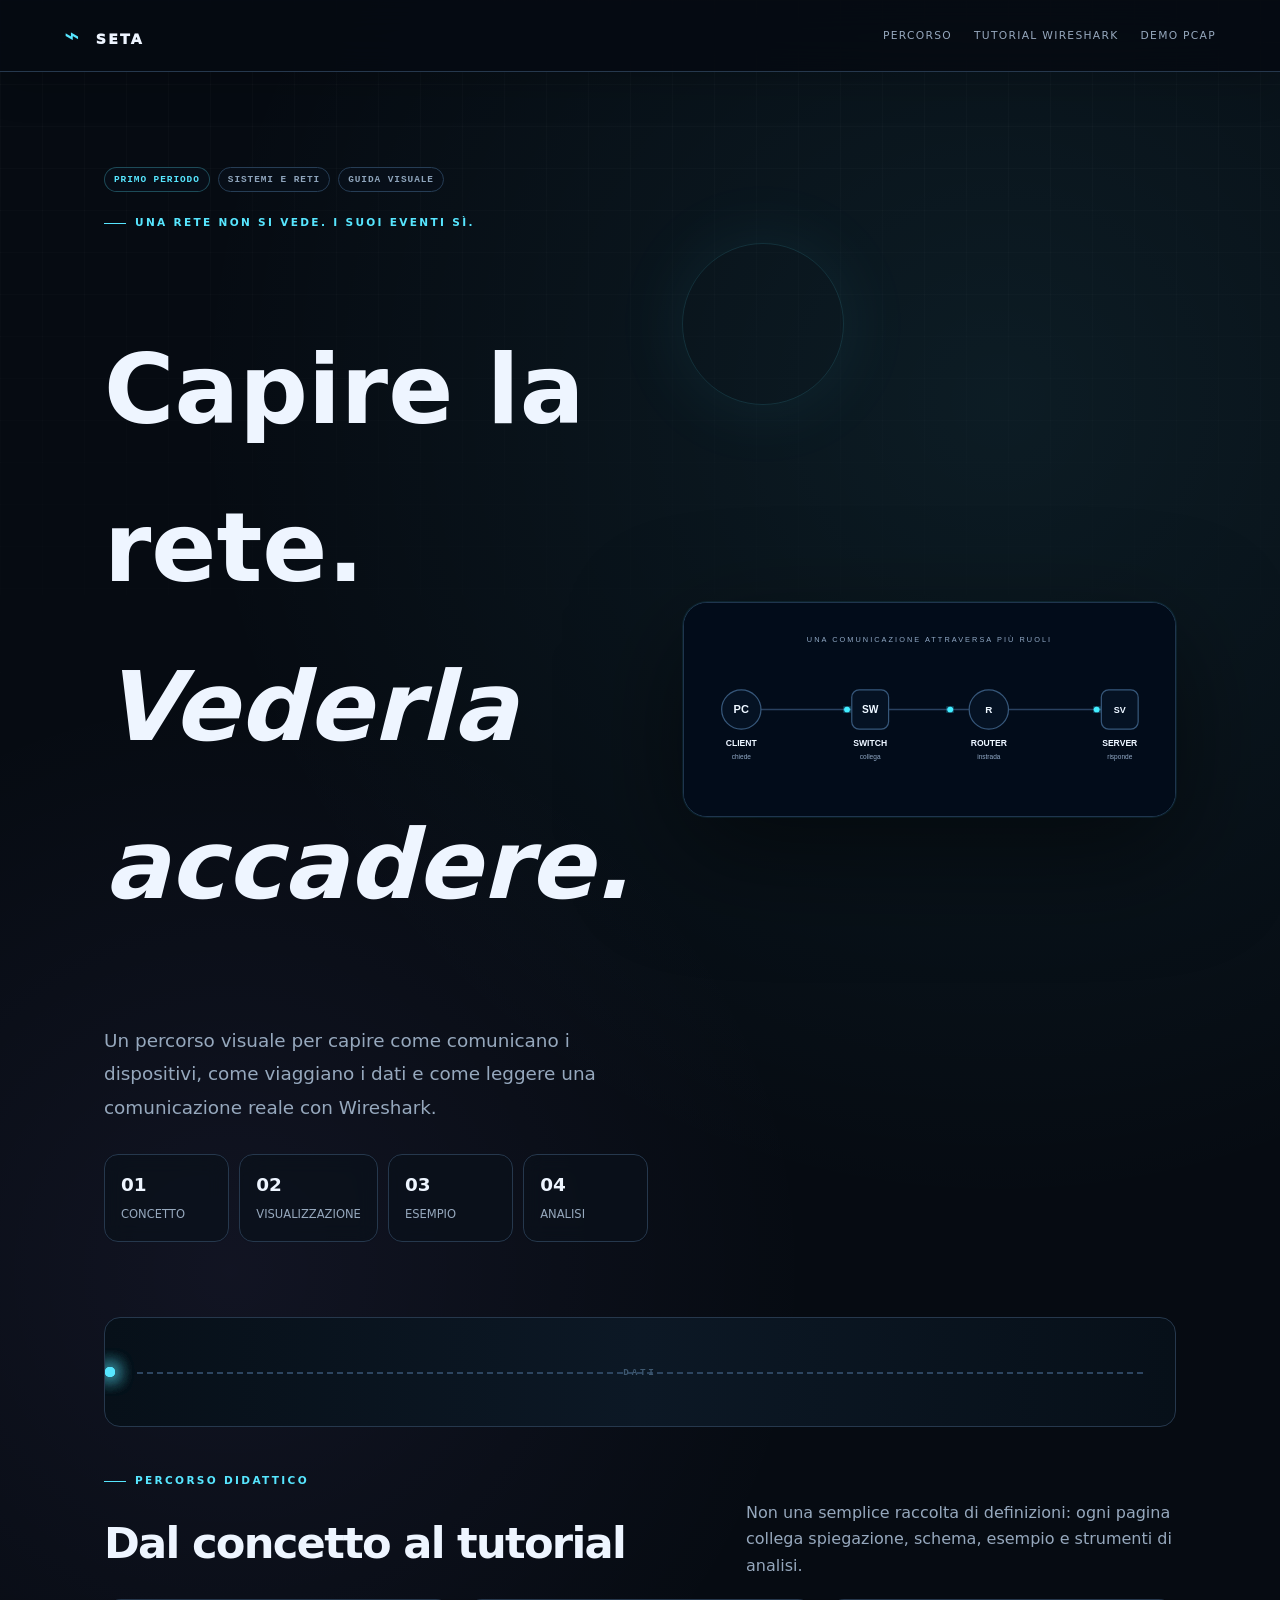
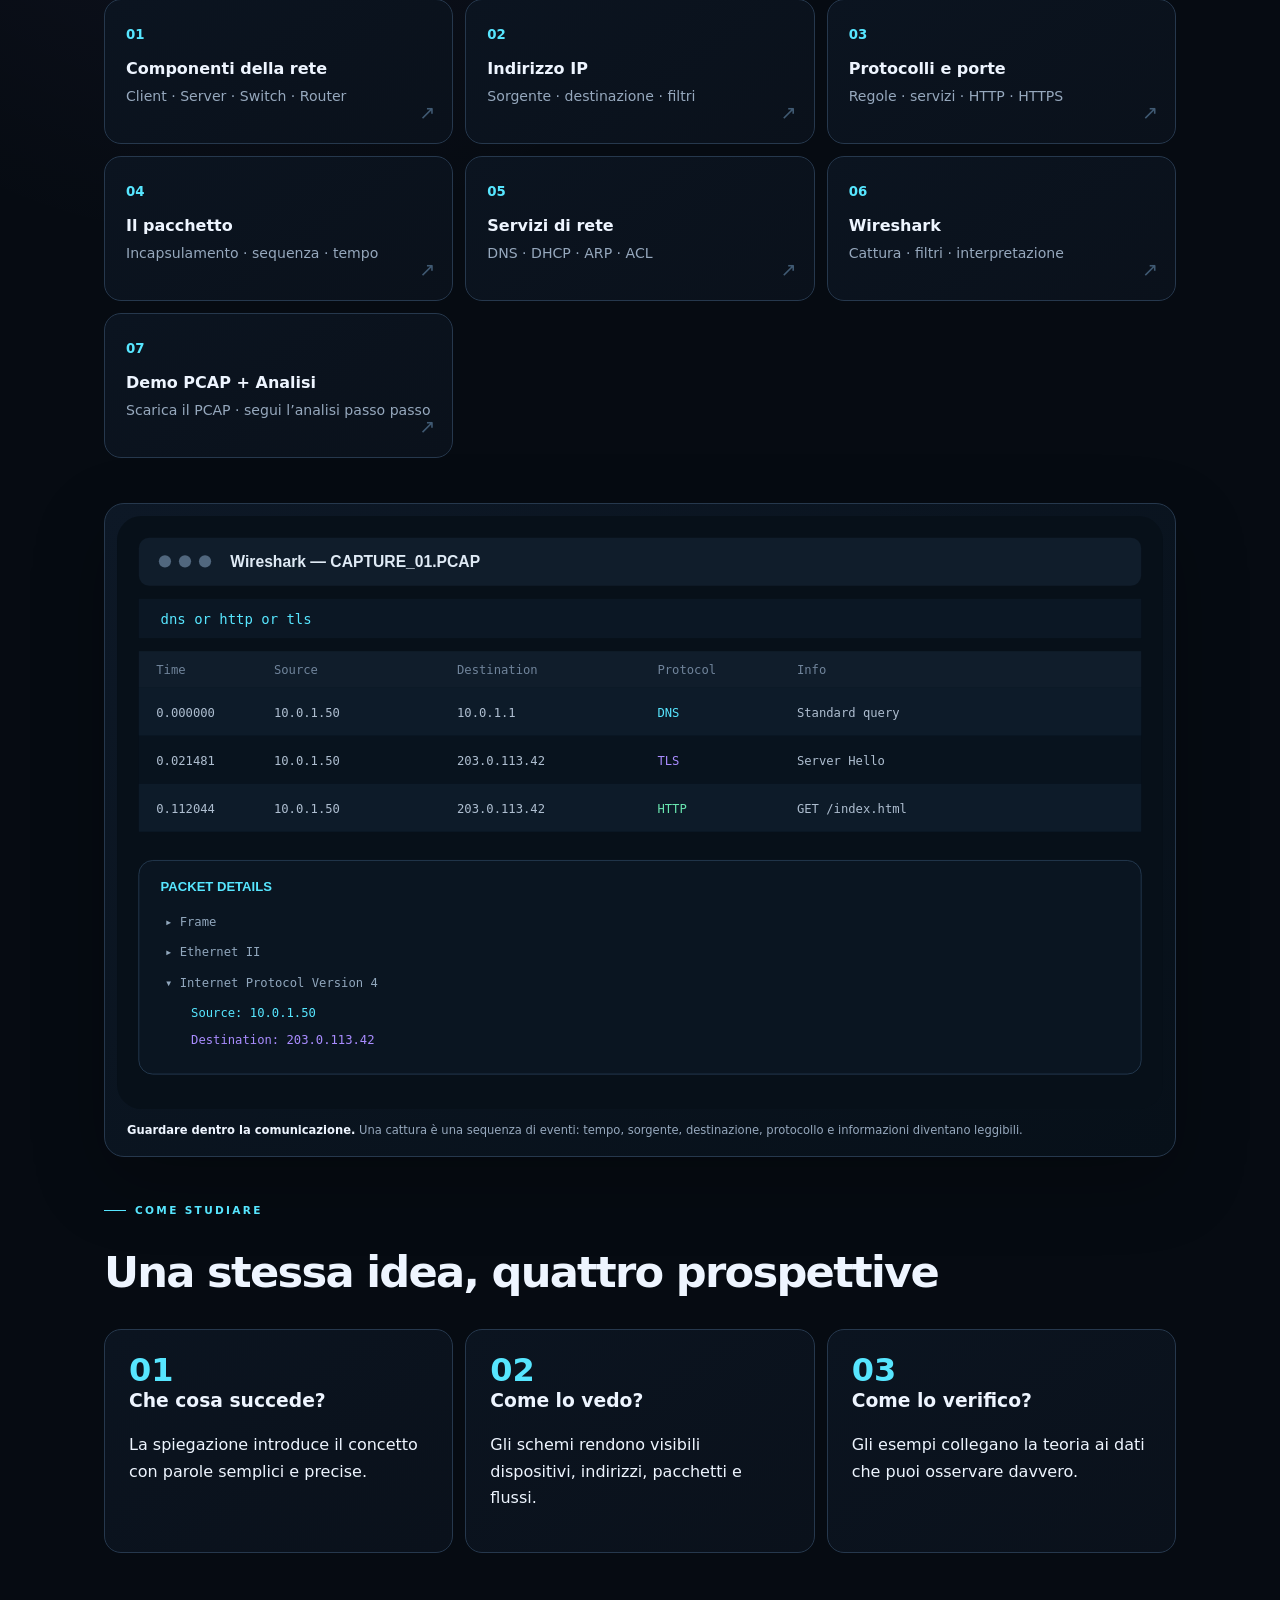
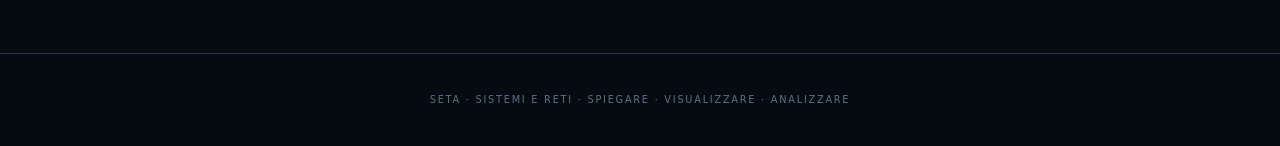
<file: index.html>
<!doctype html>
<html lang="it">
<head>
<meta charset="utf-8"><meta name="viewport" content="width=device-width,initial-scale=1">
<title>SETA · Sistemi e Reti</title>
<link rel="stylesheet" href="style.css">
</head>
<body>
<header>
  <a class="logo" href="index.html"><b>⌁</b> SETA</a>
  <nav class="nav">
    <a href="#percorso">PERCORSO</a>
    <a href="seta/primo-periodo/sistemi/wireshark/index.html">TUTORIAL WIRESHARK</a><a href="seta/primo-periodo/sistemi/wireshark/demo/index.html">DEMO PCAP</a>
  </nav>
</header>

<main class="wrap">
<section class="visual-hero reveal">
  <div>
    <div class="hero-kicker"><span>PRIMO PERIODO</span><span>SISTEMI E RETI</span><span>GUIDA VISUALE</span></div>
    <div class="eyebrow">UNA RETE NON SI VEDE. I SUOI EVENTI SÌ.</div>
    <h1>Capire la rete.<br><em>Vederla accadere.</em></h1>
    <p class="lead">Un percorso visuale per capire come comunicano i dispositivi, come viaggiano i dati e come leggere una comunicazione reale con Wireshark.</p>
    <div class="premium-strip">
      <div class="premium-chip"><b>01</b><span>CONCETTO</span></div>
      <div class="premium-chip"><b>02</b><span>VISUALIZZAZIONE</span></div>
      <div class="premium-chip"><b>03</b><span>ESEMPIO</span></div>
      <div class="premium-chip"><b>04</b><span>ANALISI</span></div>
    </div>
  </div>
  <img src="assets/network-map.svg" alt="Schema animato della comunicazione tra client, switch, router e server">
</section>

<div class="packet-river reveal" aria-label="Animazione del viaggio dei dati">
  <div class="packet-dot"></div><div class="packet-dot"></div><div class="packet-dot"></div><div class="packet-dot"></div>
</div>

<section id="percorso" class="section reveal">
  <div class="section-title">
    <div><div class="eyebrow">PERCORSO DIDATTICO</div><h2>Dal concetto al tutorial</h2></div>
    <p>Non una semplice raccolta di definizioni: ogni pagina collega spiegazione, schema, esempio e strumenti di analisi.</p>
  </div>
  <div class="toc">
    <a href="seta/primo-periodo/sistemi/componenti/index.html"><small>01</small><strong>Componenti della rete</strong><span>Client · Server · Switch · Router</span></a>
    <a href="seta/primo-periodo/sistemi/ip/index.html"><small>02</small><strong>Indirizzo IP</strong><span>Sorgente · destinazione · filtri</span></a>
    <a href="seta/primo-periodo/sistemi/protocolli-porte/index.html"><small>03</small><strong>Protocolli e porte</strong><span>Regole · servizi · HTTP · HTTPS</span></a>
    <a href="seta/primo-periodo/sistemi/pacchetto/index.html"><small>04</small><strong>Il pacchetto</strong><span>Incapsulamento · sequenza · tempo</span></a>
    <a href="seta/primo-periodo/sistemi/dns-dhcp-arp-acl/index.html"><small>05</small><strong>Servizi di rete</strong><span>DNS · DHCP · ARP · ACL</span></a>
    <a href="seta/primo-periodo/sistemi/wireshark/index.html"><small>06</small><strong>Wireshark</strong><span>Cattura · filtri · interpretazione</span></a>
    <a href="seta/primo-periodo/sistemi/wireshark/demo/index.html"><small>07</small><strong>Demo PCAP + Analisi</strong><span>Scarica il PCAP · segui l’analisi passo passo</span></a>
  </div>
</section>

<section class="section reveal">
  <div class="image-card">
    <img src="assets/wireshark-screen.svg" alt="Interfaccia illustrata di Wireshark con lista dei pacchetti e dettagli">
    <div class="caption"><b>Guardare dentro la comunicazione.</b> Una cattura è una sequenza di eventi: tempo, sorgente, destinazione, protocollo e informazioni diventano leggibili.</div>
  </div>
</section>

<section class="section reveal">
  <div class="section-title">
    <div><div class="eyebrow">COME STUDIARE</div><h2>Una stessa idea, quattro prospettive</h2></div>
  </div>
  <div class="callout-grid">
    <div class="card"><div class="stat">01</div><h3>Che cosa succede?</h3><p>La spiegazione introduce il concetto con parole semplici e precise.</p></div>
    <div class="card"><div class="stat">02</div><h3>Come lo vedo?</h3><p>Gli schemi rendono visibili dispositivi, indirizzi, pacchetti e flussi.</p></div>
    <div class="card"><div class="stat">03</div><h3>Come lo verifico?</h3><p>Gli esempi collegano la teoria ai dati che puoi osservare davvero.</p></div>
  </div>
</section>
</main>
<footer>SETA · SISTEMI E RETI · SPIEGARE · VISUALIZZARE · ANALIZZARE</footer>
<script>
const io=new IntersectionObserver(es=>es.forEach(e=>e.isIntersecting&&e.target.classList.add('visible')),{threshold:.12});
document.querySelectorAll('.reveal').forEach(x=>io.observe(x));
</script>

<script>
(function(){
  const header=document.querySelector('header');
  if(header){
    const nav=header.querySelector('.nav');
    if(nav){
      const btn=document.createElement('button');
      btn.className='mobile-menu-toggle';
      btn.setAttribute('aria-label','Apri menu');
      btn.setAttribute('aria-expanded','false');
      btn.innerHTML='☰';
      header.appendChild(btn);
      btn.addEventListener('click',()=>{
        const open=nav.classList.toggle('open');
        btn.setAttribute('aria-expanded',String(open));
        btn.innerHTML=open?'×':'☰';
      });
      nav.querySelectorAll('a').forEach(a=>a.addEventListener('click',()=>{
        nav.classList.remove('open');btn.setAttribute('aria-expanded','false');btn.innerHTML='☰';
      }));
    }
  }
  const bar=document.createElement('div');
  bar.className='mobile-progress';
  document.body.prepend(bar);
  const update=()=>{
    const h=document.documentElement;
    const max=h.scrollHeight-h.clientHeight;
    bar.style.width=(max>0?(h.scrollTop/max)*100:0)+'%';
  };
  addEventListener('scroll',update,{passive:true});
  addEventListener('resize',update);
  update();
})();
</script>


<script>
document.addEventListener('DOMContentLoaded',()=>{
  document.querySelectorAll('[data-answer-box] .choice').forEach(b=>{
    b.addEventListener('click',()=>{
      document.querySelectorAll('[data-answer-box] .choice').forEach(x=>x.classList.remove('correct','wrong'));
      const ok=b.dataset.correct==='1';
      b.classList.add(ok?'correct':'wrong');
      const f=document.querySelector('[data-answer-box] + .feedback');
      if(f) f.textContent=ok ? 'Corretto: lo switch collega i dispositivi della stessa LAN. Se invece la destinazione è in un’altra rete, serve un router.' : 'Quasi: pensa alla differenza tra collegare dispositivi nella stessa LAN e interconnettere reti diverse.';
    });
  });
  const ip=document.querySelector('[data-ip-check]');
  if(ip) ip.addEventListener('click',()=>{
    const f=document.querySelector('[data-ip-feedback]');
    if(f) f.innerHTML='<b>Risultato:</b> sì. Con /24 entrambi appartengono alla rete <code>192.168.1.0/24</code>, quindi sono nella stessa rete IP.';
  });
  document.querySelectorAll('[data-service]').forEach(b=>b.addEventListener('click',()=>{
    const answers={dns:'DNS: serve a risolvere un nome di dominio in un indirizzo IP.',dhcp:'DHCP: assegna automaticamente la configurazione di rete al client.',arp:'ARP: associa un indirizzo IPv4 locale al corrispondente indirizzo MAC.',acl:'ACL: applica regole per permettere o negare traffico.'};
    const f=document.querySelector('[data-service-feedback]'); if(f) f.textContent=answers[b.dataset.service];
  }));
});
</script>
</body></html>
</file>
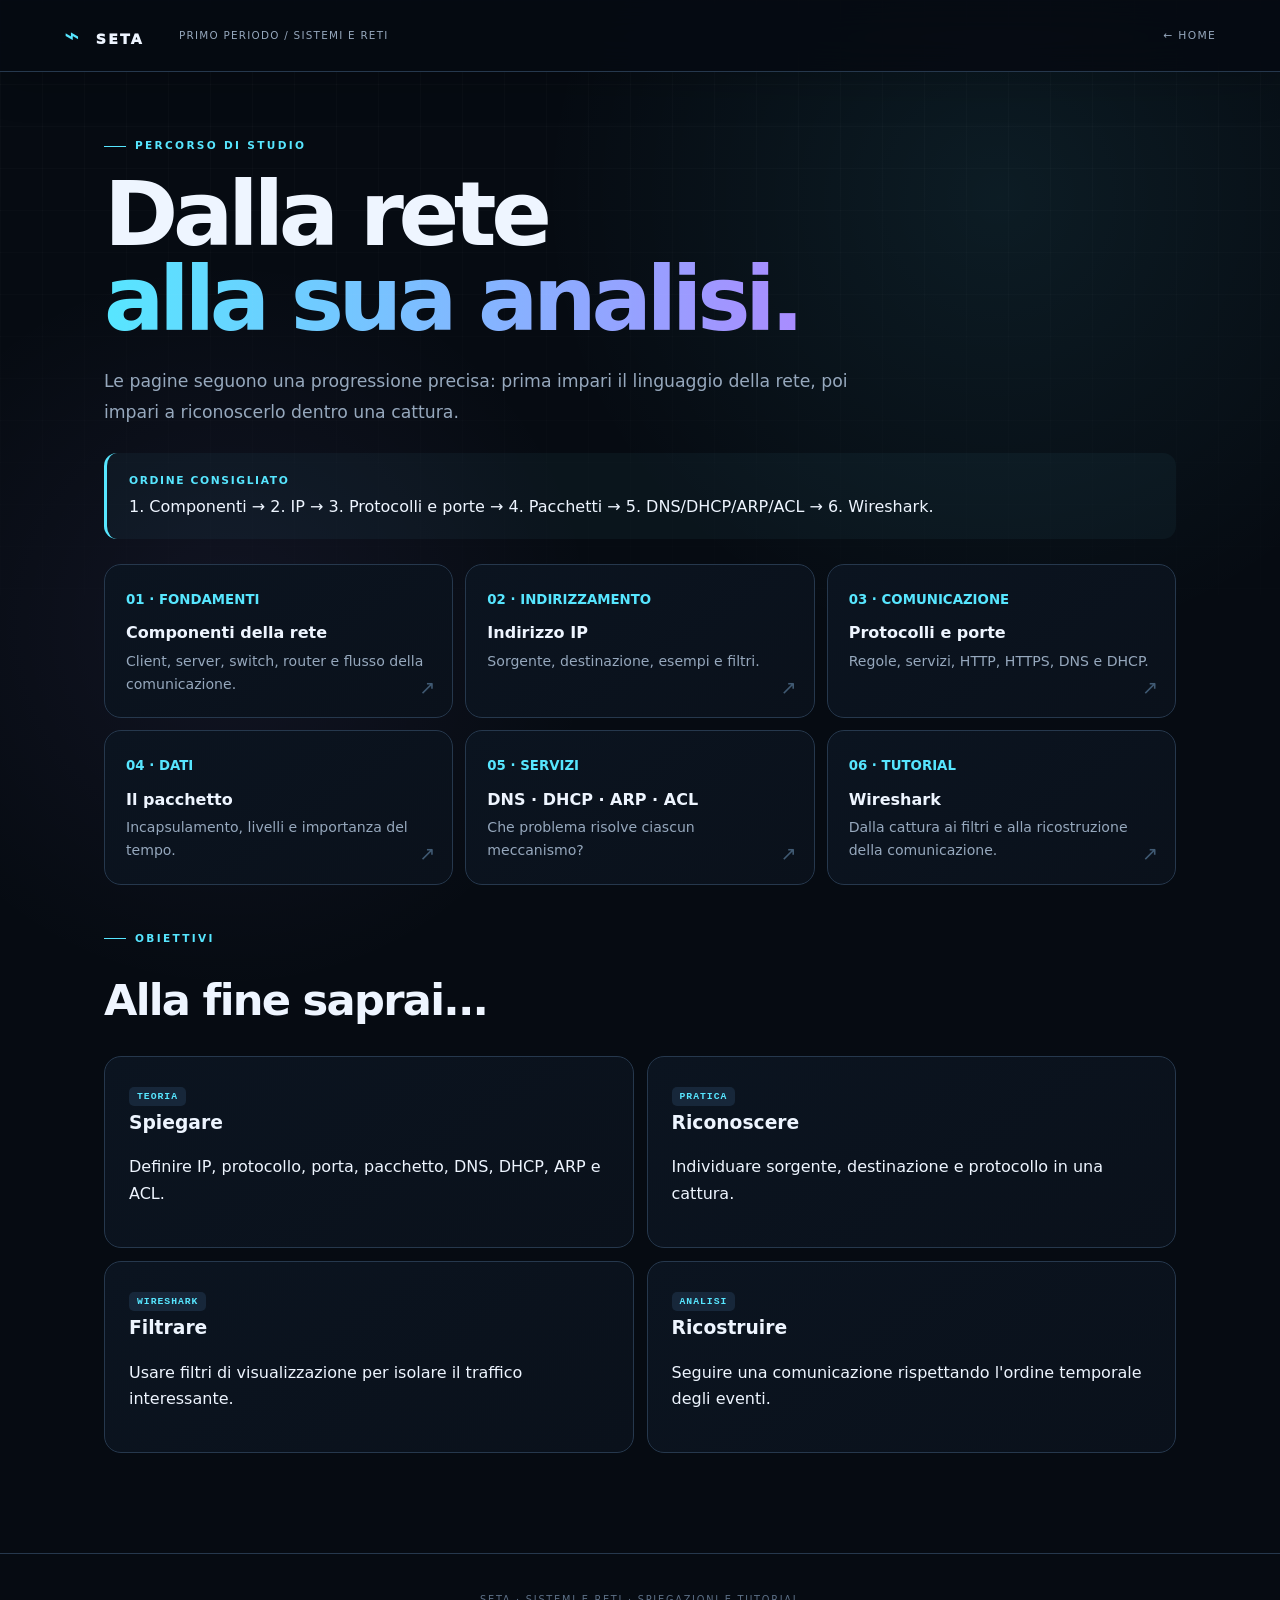
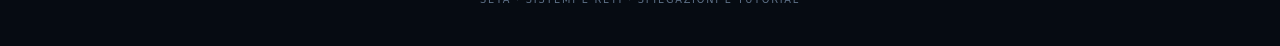
<file: seta/primo-periodo/sistemi/index.html>
<!doctype html><html lang="it"><head><meta charset="utf-8"><meta name="viewport" content="width=device-width,initial-scale=1"><title>Sistemi e Reti · SETA</title><link rel="stylesheet" href="../../../style.css"></head><body>
<header><a class="logo" href="../../../index.html"><b>⌁</b> SETA</a><div class="crumb">PRIMO PERIODO / SISTEMI E RETI</div><a class="backtop" style="margin-left:auto" href="../../../index.html">← HOME</a></header>
<main class="page"><div class="eyebrow">PERCORSO DI STUDIO</div><h1>Dalla rete<br><em>alla sua analisi.</em></h1><p class="lead">Le pagine seguono una progressione precisa: prima impari il linguaggio della rete, poi impari a riconoscerlo dentro una cattura.</p>
<div class="definition"><strong>ORDINE CONSIGLIATO</strong><p>1. Componenti → 2. IP → 3. Protocolli e porte → 4. Pacchetti → 5. DNS/DHCP/ARP/ACL → 6. Wireshark.</p></div>
<div class="toc">
<a href="componenti/index.html"><small>01 · FONDAMENTI</small><strong>Componenti della rete</strong><span>Client, server, switch, router e flusso della comunicazione.</span></a>
<a href="ip/index.html"><small>02 · INDIRIZZAMENTO</small><strong>Indirizzo IP</strong><span>Sorgente, destinazione, esempi e filtri.</span></a>
<a href="protocolli-porte/index.html"><small>03 · COMUNICAZIONE</small><strong>Protocolli e porte</strong><span>Regole, servizi, HTTP, HTTPS, DNS e DHCP.</span></a>
<a href="pacchetto/index.html"><small>04 · DATI</small><strong>Il pacchetto</strong><span>Incapsulamento, livelli e importanza del tempo.</span></a>
<a href="dns-dhcp-arp-acl/index.html"><small>05 · SERVIZI</small><strong>DNS · DHCP · ARP · ACL</strong><span>Che problema risolve ciascun meccanismo?</span></a>
<a href="wireshark/index.html"><small>06 · TUTORIAL</small><strong>Wireshark</strong><span>Dalla cattura ai filtri e alla ricostruzione della comunicazione.</span></a>
</div>
<section class="section"><div class="section-title"><div><div class="eyebrow">OBIETTIVI</div><h2>Alla fine saprai...</h2></div></div>
<div class="compare"><div class="card"><span class="tag">TEORIA</span><h3>Spiegare</h3><p>Definire IP, protocollo, porta, pacchetto, DNS, DHCP, ARP e ACL.</p></div><div class="card"><span class="tag">PRATICA</span><h3>Riconoscere</h3><p>Individuare sorgente, destinazione e protocollo in una cattura.</p></div><div class="card"><span class="tag">WIRESHARK</span><h3>Filtrare</h3><p>Usare filtri di visualizzazione per isolare il traffico interessante.</p></div><div class="card"><span class="tag">ANALISI</span><h3>Ricostruire</h3><p>Seguire una comunicazione rispettando l'ordine temporale degli eventi.</p></div></div></section>
</main><footer>SETA · SISTEMI E RETI · SPIEGAZIONI E TUTORIAL</footer>
<script>
(function(){
  const header=document.querySelector('header');
  if(header){
    const nav=header.querySelector('.nav');
    if(nav){
      const btn=document.createElement('button');
      btn.className='mobile-menu-toggle';
      btn.setAttribute('aria-label','Apri menu');
      btn.setAttribute('aria-expanded','false');
      btn.innerHTML='☰';
      header.appendChild(btn);
      btn.addEventListener('click',()=>{
        const open=nav.classList.toggle('open');
        btn.setAttribute('aria-expanded',String(open));
        btn.innerHTML=open?'×':'☰';
      });
      nav.querySelectorAll('a').forEach(a=>a.addEventListener('click',()=>{
        nav.classList.remove('open');btn.setAttribute('aria-expanded','false');btn.innerHTML='☰';
      }));
    }
  }
  const bar=document.createElement('div');
  bar.className='mobile-progress';
  document.body.prepend(bar);
  const update=()=>{
    const h=document.documentElement;
    const max=h.scrollHeight-h.clientHeight;
    bar.style.width=(max>0?(h.scrollTop/max)*100:0)+'%';
  };
  addEventListener('scroll',update,{passive:true});
  addEventListener('resize',update);
  update();
})();
</script>


<script>
document.addEventListener('DOMContentLoaded',()=>{
  document.querySelectorAll('[data-answer-box] .choice').forEach(b=>{
    b.addEventListener('click',()=>{
      document.querySelectorAll('[data-answer-box] .choice').forEach(x=>x.classList.remove('correct','wrong'));
      const ok=b.dataset.correct==='1';
      b.classList.add(ok?'correct':'wrong');
      const f=document.querySelector('[data-answer-box] + .feedback');
      if(f) f.textContent=ok ? 'Corretto: lo switch collega i dispositivi della stessa LAN. Se invece la destinazione è in un’altra rete, serve un router.' : 'Quasi: pensa alla differenza tra collegare dispositivi nella stessa LAN e interconnettere reti diverse.';
    });
  });
  const ip=document.querySelector('[data-ip-check]');
  if(ip) ip.addEventListener('click',()=>{
    const f=document.querySelector('[data-ip-feedback]');
    if(f) f.innerHTML='<b>Risultato:</b> sì. Con /24 entrambi appartengono alla rete <code>192.168.1.0/24</code>, quindi sono nella stessa rete IP.';
  });
  document.querySelectorAll('[data-service]').forEach(b=>b.addEventListener('click',()=>{
    const answers={dns:'DNS: serve a risolvere un nome di dominio in un indirizzo IP.',dhcp:'DHCP: assegna automaticamente la configurazione di rete al client.',arp:'ARP: associa un indirizzo IPv4 locale al corrispondente indirizzo MAC.',acl:'ACL: applica regole per permettere o negare traffico.'};
    const f=document.querySelector('[data-service-feedback]'); if(f) f.textContent=answers[b.dataset.service];
  }));
});
</script>
</body></html>
</file>
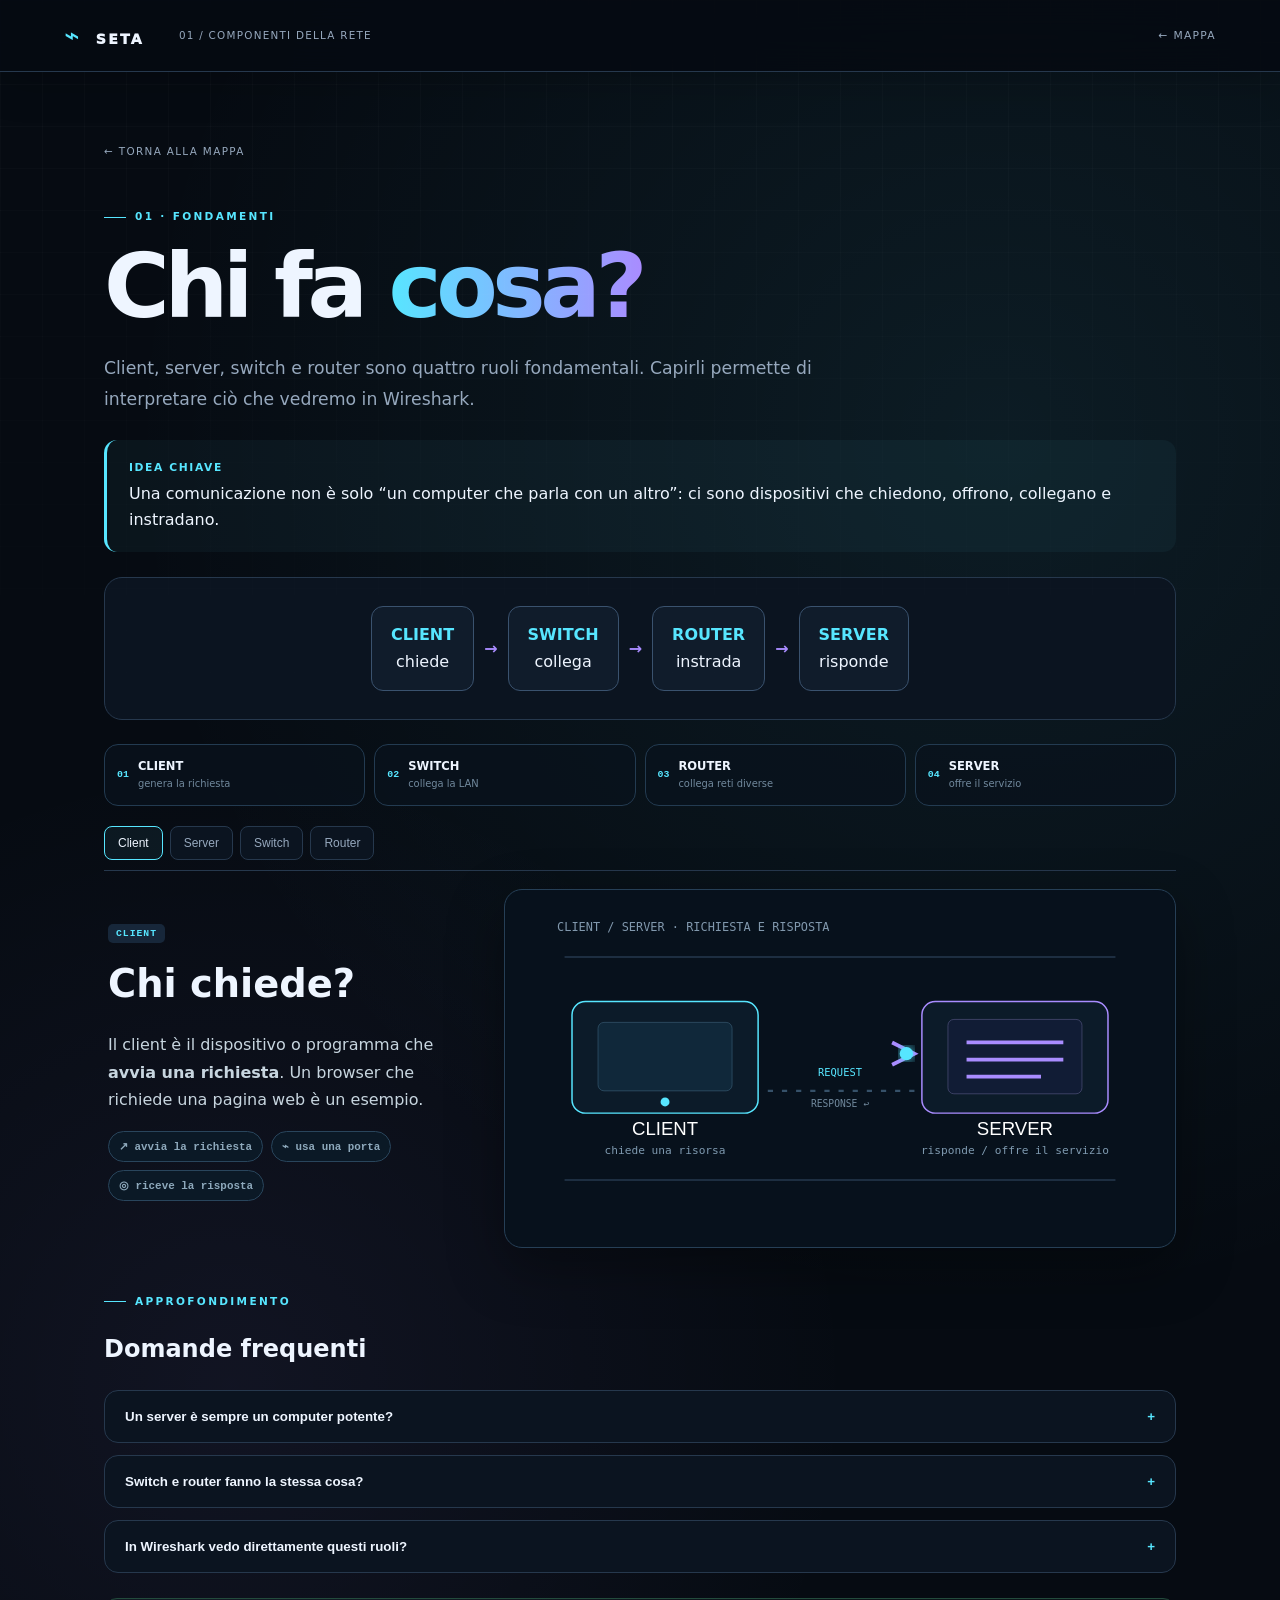
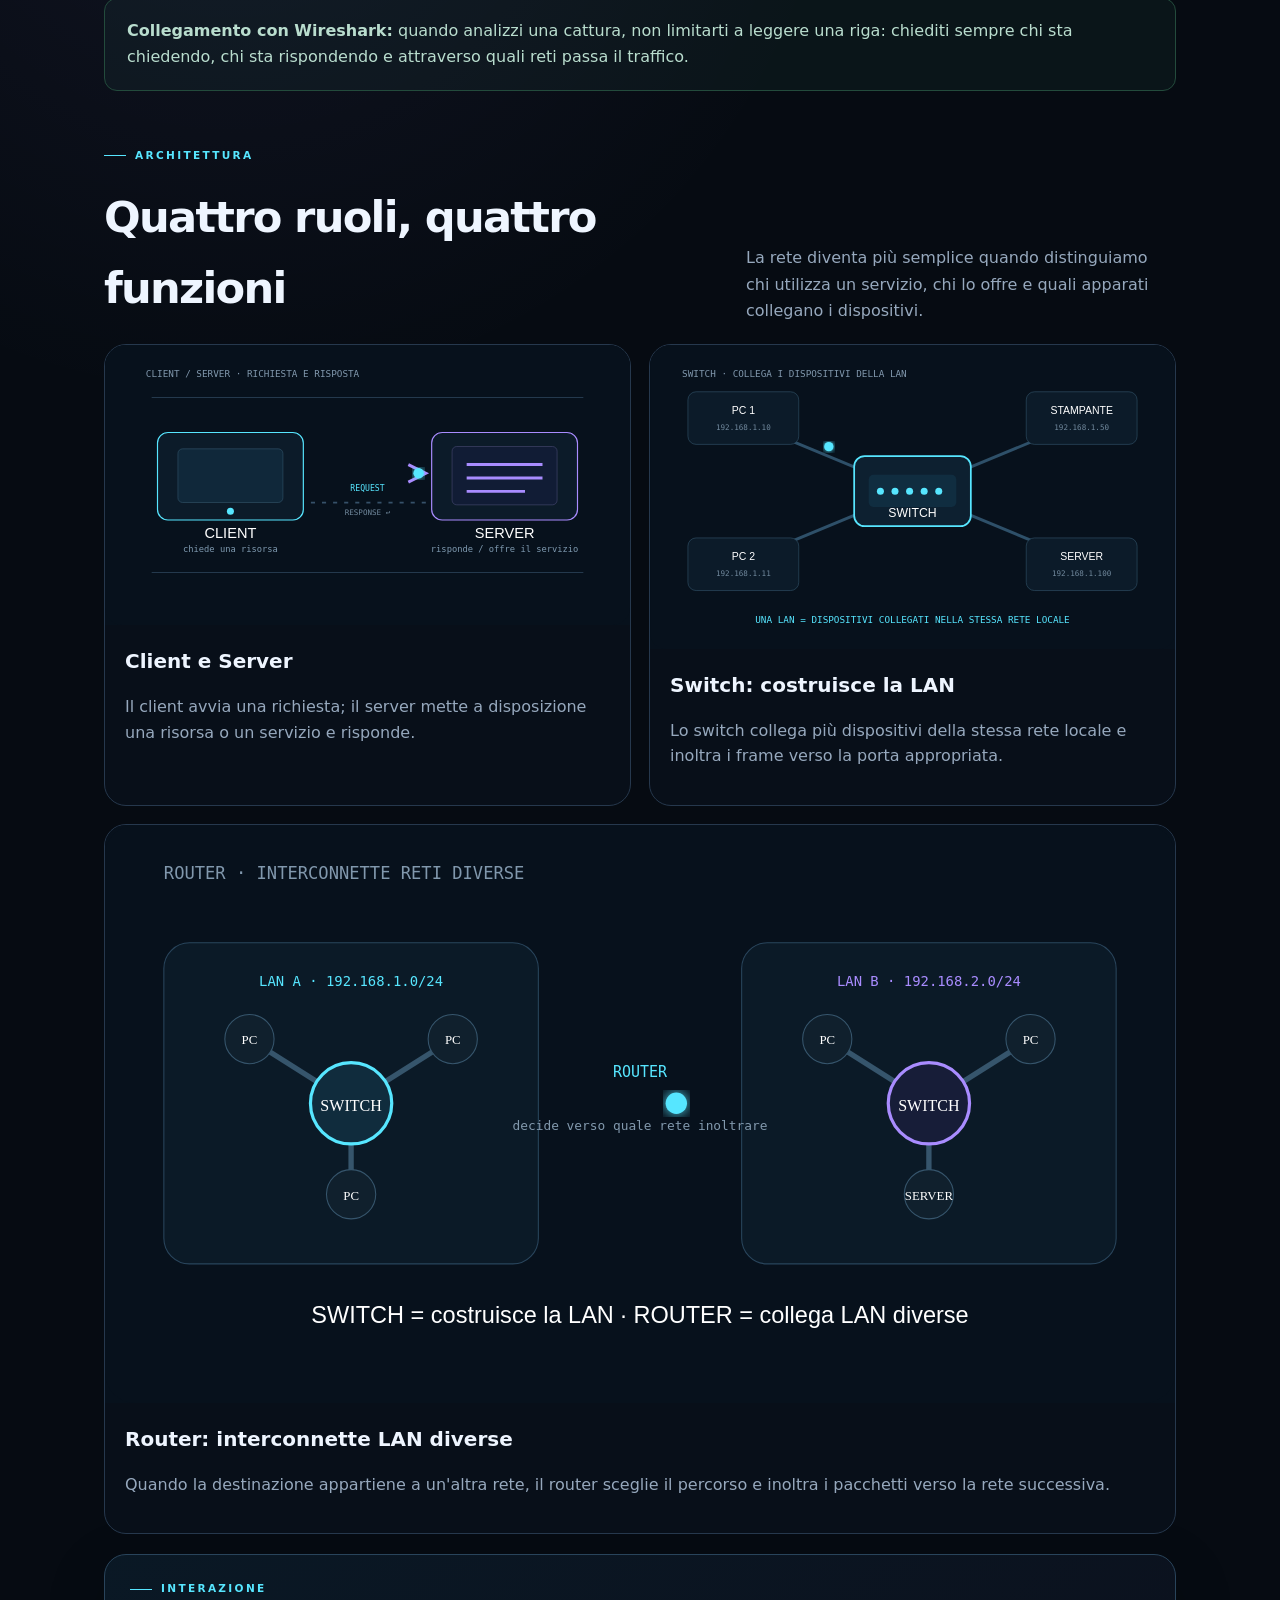
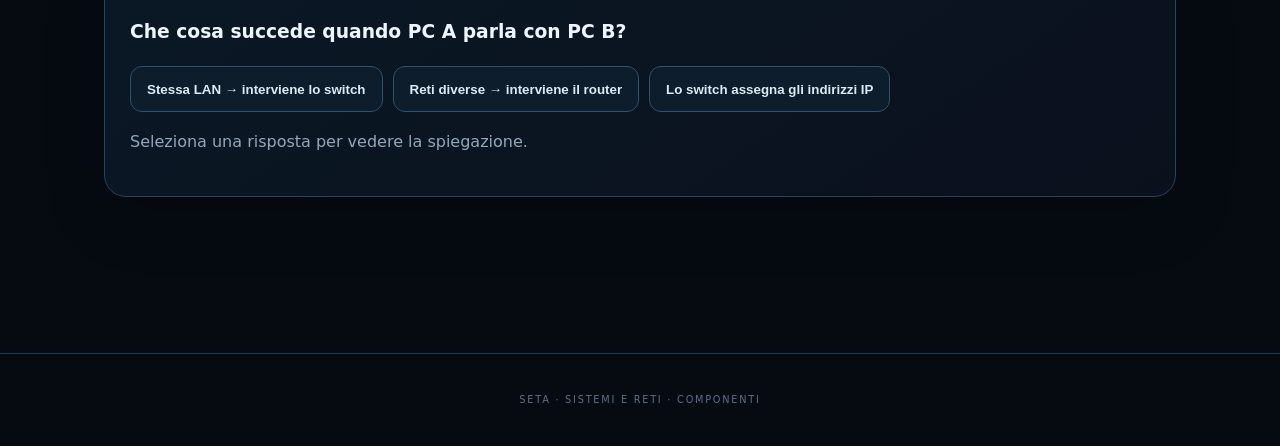
<file: seta/primo-periodo/sistemi/componenti/index.html>
<!doctype html><html lang="it"><head><meta charset="utf-8"><meta name="viewport" content="width=device-width,initial-scale=1"><title>Componenti della rete · SETA</title><link rel="stylesheet" href="../../../../style.css"></head><body><header><a class="logo" href="../../../../index.html"><b>⌁</b> SETA</a><div class="crumb">01 / COMPONENTI DELLA RETE</div><a class="backtop" style="margin-left:auto" href="../index.html">← MAPPA</a></header><main class="page"><a class="back" href="../index.html">← TORNA ALLA MAPPA</a><div class="eyebrow">01 · FONDAMENTI</div><h1>Chi fa <em>cosa?</em></h1><p class="lead">Client, server, switch e router sono quattro ruoli fondamentali. Capirli permette di interpretare ciò che vedremo in Wireshark.</p>
<div class="definition"><strong>IDEA CHIAVE</strong><p>Una comunicazione non è solo “un computer che parla con un altro”: ci sono dispositivi che chiedono, offrono, collegano e instradano.</p></div>
<div class="flow"><div class="device"><b>CLIENT</b>chiede</div><span class="arrow">→</span><div class="device"><b>SWITCH</b>collega</div><span class="arrow">→</span><div class="device"><b>ROUTER</b>instrada</div><span class="arrow">→</span><div class="device"><b>SERVER</b>risponde</div></div>

<div class="visual-legend">
  <div><i>01</i><b>CLIENT</b><span>genera la richiesta</span></div>
  <div><i>02</i><b>SWITCH</b><span>collega la LAN</span></div>
  <div><i>03</i><b>ROUTER</b><span>collega reti diverse</span></div>
  <div><i>04</i><b>SERVER</b><span>offre il servizio</span></div>
</div>

<div class="tabs" role="tablist"><button class="tab" aria-selected="true" data-tab="client">Client</button><button class="tab" aria-selected="false" data-tab="server">Server</button><button class="tab" aria-selected="false" data-tab="switch">Switch</button><button class="tab" aria-selected="false" data-tab="router">Router</button></div>
<div id="client" class="tabpanel active">
  <div class="role-layout">
    <div class="role-copy"><span class="tag">CLIENT</span><h2>Chi chiede?</h2>
      <p>Il client è il dispositivo o programma che <b>avvia una richiesta</b>. Un browser che richiede una pagina web è un esempio.</p>
      <div class="role-points"><span>↗ avvia la richiesta</span><span>⌁ usa una porta</span><span>◎ riceve la risposta</span></div>
    </div>
    <img src="../../../../assets/client-server.svg" alt="Animazione client server: richiesta e risposta">
  </div>
</div>
<div id="server" class="tabpanel">
  <div class="role-layout">
    <div class="role-copy"><span class="tag">SERVER</span><h2>Chi offre il servizio?</h2>
      <p>Il server mette a disposizione un servizio e <b>risponde alle richieste</b> ricevute.</p>
      <div class="role-points"><span>◉ resta in ascolto</span><span>↙ riceve richieste</span><span>↗ restituisce una risposta</span></div>
      <p class="micro-note">“Server” descrive un ruolo: lo stesso computer può essere client in una comunicazione e server in un'altra.</p>
    </div>
    <img src="../../../../assets/client-server.svg" alt="Animazione client server: il server risponde">
  </div>
</div>
<div id="switch" class="tabpanel">
  <div class="role-layout">
    <div class="role-copy"><span class="tag">SWITCH</span><h2>Chi collega?</h2>
      <p>Lo switch collega dispositivi della <b>stessa rete locale</b> e inoltra i frame verso la porta appropriata.</p>
      <div class="role-points"><span>LAN locale</span><span>indirizzi MAC</span><span>inoltro dei frame</span></div>
      <p class="micro-note"><b>Idea chiave:</b> lo switch fa comunicare tra loro i dispositivi che appartengono alla stessa LAN.</p>
    </div>
    <img src="../../../../assets/switch-lan.svg" alt="Switch che collega quattro dispositivi della stessa LAN">
  </div>
</div>
<div id="router" class="tabpanel">
  <div class="role-layout">
    <div class="role-copy"><span class="tag">ROUTER</span><h2>Chi instrada?</h2>
      <p>Il router collega <b>reti differenti</b> e decide dove inoltrare i pacchetti IP.</p>
      <div class="role-points"><span>LAN A</span><span>→ ROUTER →</span><span>LAN B</span></div>
      <p class="micro-note"><b>Idea chiave:</b> se la destinazione non appartiene alla rete locale, il traffico può essere inviato verso il router/default gateway.</p>
    </div>
    <img src="../../../../assets/router-lans.svg" alt="Router che interconnette due LAN differenti">
  </div>
</div>
<section class="section"><div class="eyebrow">APPROFONDIMENTO</div><h2>Domande frequenti</h2>
<div class="accordion"><button>Un server è sempre un computer potente? <span>+</span></button><div class="answer">No. “Server” indica soprattutto il ruolo svolto: offrire un servizio. Anche un dispositivo relativamente semplice può funzionare da server.</div></div>
<div class="accordion"><button>Switch e router fanno la stessa cosa? <span>+</span></button><div class="answer">No. Lo switch collega dispositivi all'interno di una rete locale; il router collega reti e instrada pacchetti IP.</div></div>
<div class="accordion"><button>In Wireshark vedo direttamente questi ruoli? <span>+</span></button><div class="answer">Non sempre. Li deduci dalla comunicazione osservando indirizzi, porte, protocolli e direzione del traffico.</div></div></section>
<div class="tip"><b>Collegamento con Wireshark:</b> quando analizzi una cattura, non limitarti a leggere una riga: chiediti sempre chi sta chiedendo, chi sta rispondendo e attraverso quali reti passa il traffico.</div>

<section class="visual-learning">
  <div class="section-title"><div><div class="eyebrow">ARCHITETTURA</div><h2>Quattro ruoli, quattro funzioni</h2></div>
  <p>La rete diventa più semplice quando distinguiamo chi utilizza un servizio, chi lo offre e quali apparati collegano i dispositivi.</p></div>
  <div class="visual-grid">
    <article class="visual-panel"><img src="../../../../assets/client-server.svg" alt="Client e server: richiesta e risposta"><div><b>Client e Server</b><p>Il client avvia una richiesta; il server mette a disposizione una risorsa o un servizio e risponde.</p></div></article>
    <article class="visual-panel"><img src="../../../../assets/switch-lan.svg" alt="Switch che collega dispositivi nella stessa LAN"><div><b>Switch: costruisce la LAN</b><p>Lo switch collega più dispositivi della stessa rete locale e inoltra i frame verso la porta appropriata.</p></div></article>
    <article class="visual-panel wide"><img src="../../../../assets/router-lans.svg" alt="Router che interconnette due LAN diverse"><div><b>Router: interconnette LAN diverse</b><p>Quando la destinazione appartiene a un'altra rete, il router sceglie il percorso e inoltra i pacchetti verso la rete successiva.</p></div></article>
  </div>
  <div class="interactive-card">
    <div class="eyebrow">INTERAZIONE</div><h3>Che cosa succede quando PC A parla con PC B?</h3>
    <div class="choice-row" data-answer-box>
      <button class="choice" data-correct="1">Stessa LAN → interviene lo switch</button>
      <button class="choice">Reti diverse → interviene il router</button>
      <button class="choice">Lo switch assegna gli indirizzi IP</button>
    </div>
    <p class="feedback" data-feedback>Seleziona una risposta per vedere la spiegazione.</p>
  </div>
</section>
</main><footer>SETA · SISTEMI E RETI · COMPONENTI</footer><script>
document.querySelectorAll('.tab').forEach(b=>b.addEventListener('click',()=>{document.querySelectorAll('.tab').forEach(x=>x.setAttribute('aria-selected','false'));document.querySelectorAll('.tabpanel').forEach(x=>x.classList.remove('active'));b.setAttribute('aria-selected','true');document.getElementById(b.dataset.tab).classList.add('active')}));
document.querySelectorAll('.accordion button').forEach(b=>b.addEventListener('click',()=>{b.parentElement.classList.toggle('open');b.querySelector('span').textContent=b.parentElement.classList.contains('open')?'−':'+'}));
</script>
<script>
(function(){
  const header=document.querySelector('header');
  if(header){
    const nav=header.querySelector('.nav');
    if(nav){
      const btn=document.createElement('button');
      btn.className='mobile-menu-toggle';
      btn.setAttribute('aria-label','Apri menu');
      btn.setAttribute('aria-expanded','false');
      btn.innerHTML='☰';
      header.appendChild(btn);
      btn.addEventListener('click',()=>{
        const open=nav.classList.toggle('open');
        btn.setAttribute('aria-expanded',String(open));
        btn.innerHTML=open?'×':'☰';
      });
      nav.querySelectorAll('a').forEach(a=>a.addEventListener('click',()=>{
        nav.classList.remove('open');btn.setAttribute('aria-expanded','false');btn.innerHTML='☰';
      }));
    }
  }
  const bar=document.createElement('div');
  bar.className='mobile-progress';
  document.body.prepend(bar);
  const update=()=>{
    const h=document.documentElement;
    const max=h.scrollHeight-h.clientHeight;
    bar.style.width=(max>0?(h.scrollTop/max)*100:0)+'%';
  };
  addEventListener('scroll',update,{passive:true});
  addEventListener('resize',update);
  update();
})();
</script>


<script>
document.addEventListener('DOMContentLoaded',()=>{
  document.querySelectorAll('[data-answer-box] .choice').forEach(b=>{
    b.addEventListener('click',()=>{
      document.querySelectorAll('[data-answer-box] .choice').forEach(x=>x.classList.remove('correct','wrong'));
      const ok=b.dataset.correct==='1';
      b.classList.add(ok?'correct':'wrong');
      const f=document.querySelector('[data-answer-box] + .feedback');
      if(f) f.textContent=ok ? 'Corretto: lo switch collega i dispositivi della stessa LAN. Se invece la destinazione è in un’altra rete, serve un router.' : 'Quasi: pensa alla differenza tra collegare dispositivi nella stessa LAN e interconnettere reti diverse.';
    });
  });
  const ip=document.querySelector('[data-ip-check]');
  if(ip) ip.addEventListener('click',()=>{
    const f=document.querySelector('[data-ip-feedback]');
    if(f) f.innerHTML='<b>Risultato:</b> sì. Con /24 entrambi appartengono alla rete <code>192.168.1.0/24</code>, quindi sono nella stessa rete IP.';
  });
  document.querySelectorAll('[data-service]').forEach(b=>b.addEventListener('click',()=>{
    const answers={dns:'DNS: serve a risolvere un nome di dominio in un indirizzo IP.',dhcp:'DHCP: assegna automaticamente la configurazione di rete al client.',arp:'ARP: associa un indirizzo IPv4 locale al corrispondente indirizzo MAC.',acl:'ACL: applica regole per permettere o negare traffico.'};
    const f=document.querySelector('[data-service-feedback]'); if(f) f.textContent=answers[b.dataset.service];
  }));
});
</script>
</body></html>
</file>
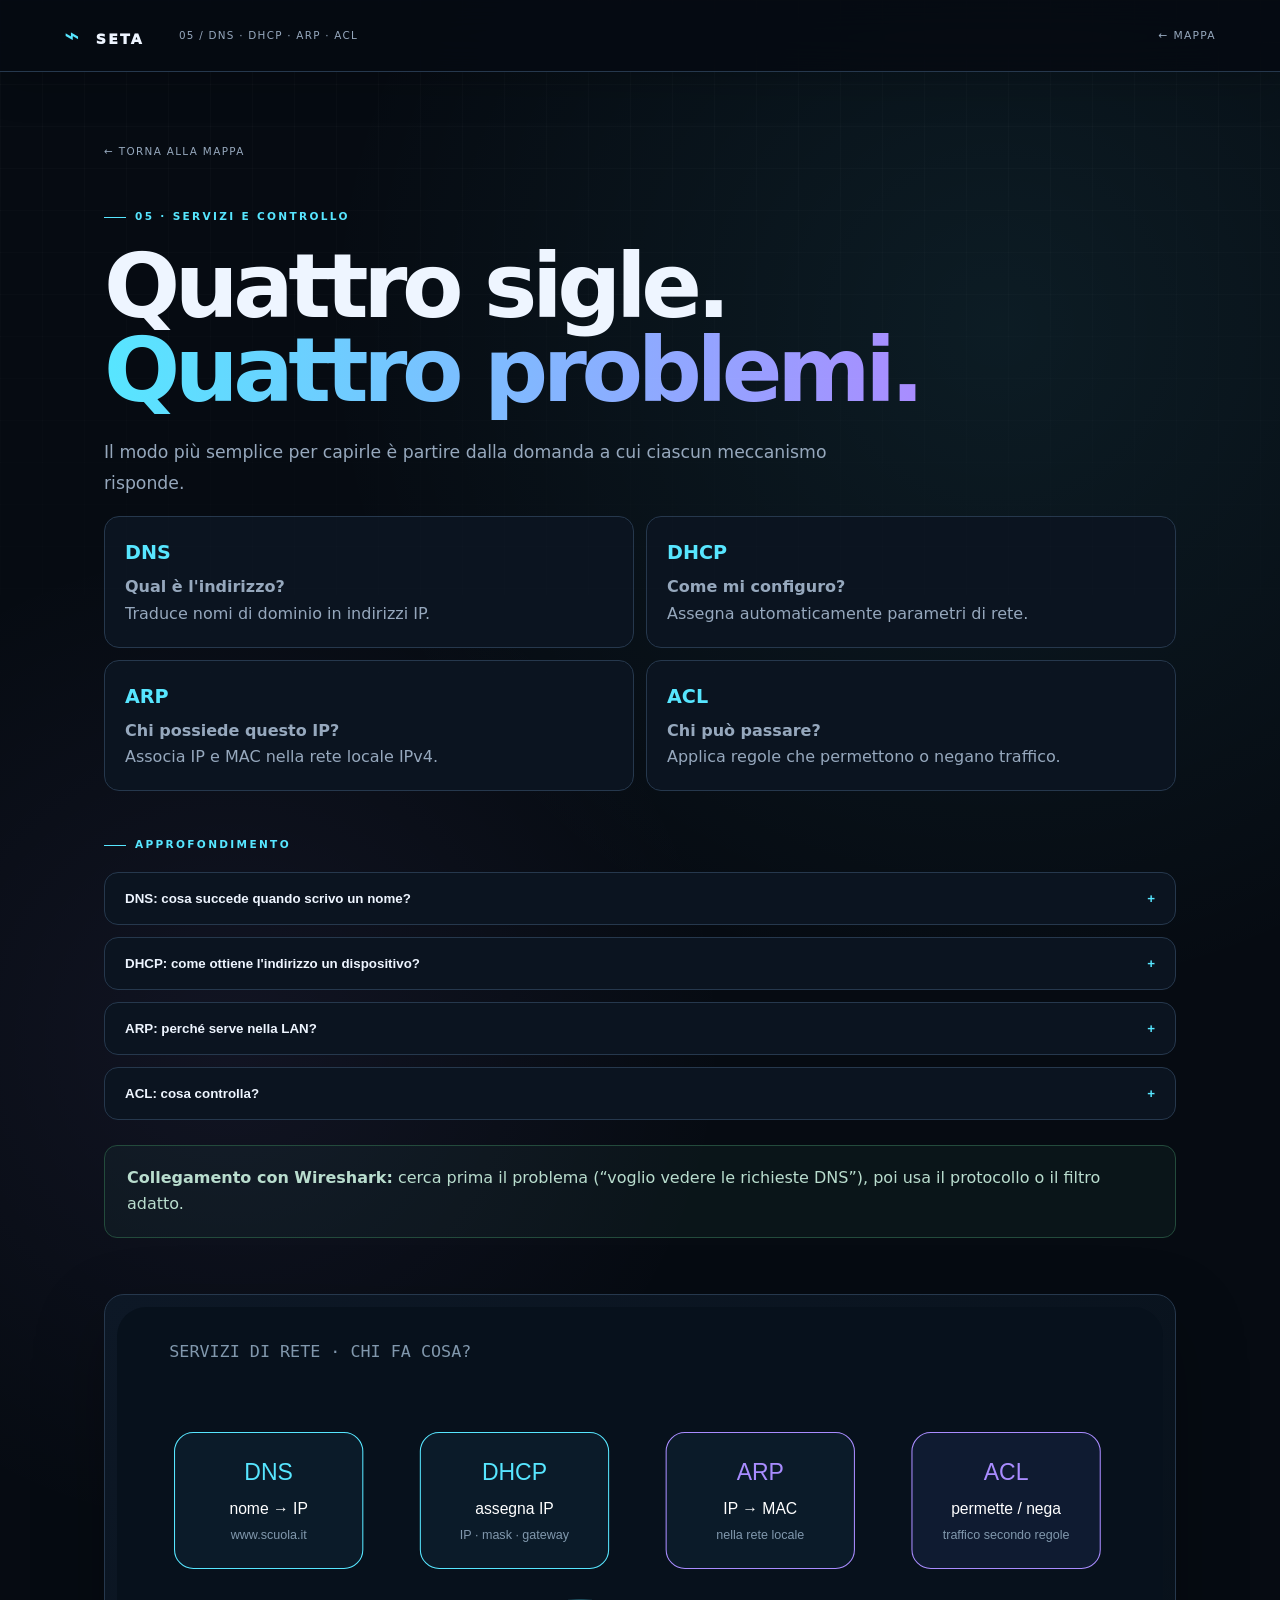
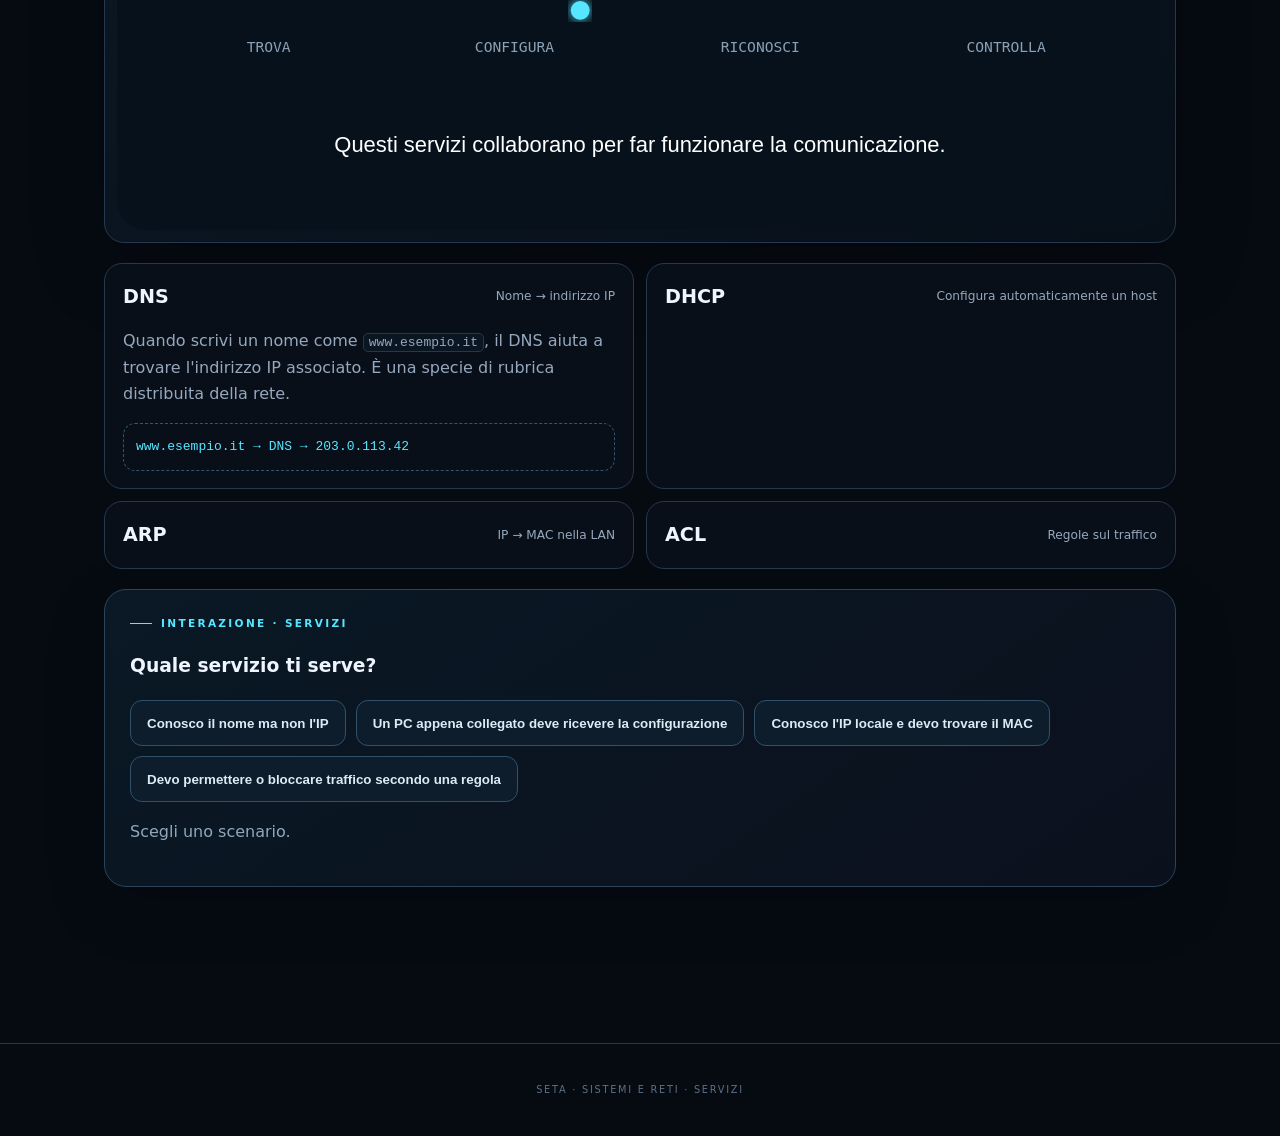
<file: seta/primo-periodo/sistemi/dns-dhcp-arp-acl/index.html>
<!doctype html><html lang="it"><head><meta charset="utf-8"><meta name="viewport" content="width=device-width,initial-scale=1"><title>DNS DHCP ARP ACL · SETA</title><link rel="stylesheet" href="../../../../style.css"></head><body><header><a class="logo" href="../../../../index.html"><b>⌁</b> SETA</a><div class="crumb">05 / DNS · DHCP · ARP · ACL</div><a class="backtop" style="margin-left:auto" href="../index.html">← MAPPA</a></header><main class="page"><a class="back" href="../index.html">← TORNA ALLA MAPPA</a><div class="eyebrow">05 · SERVIZI E CONTROLLO</div><h1>Quattro sigle.<br><em>Quattro problemi.</em></h1><p class="lead">Il modo più semplice per capirle è partire dalla domanda a cui ciascun meccanismo risponde.</p>
<div class="glossary"><div><b>DNS</b><p><strong>Qual è l'indirizzo?</strong><br>Traduce nomi di dominio in indirizzi IP.</p></div><div><b>DHCP</b><p><strong>Come mi configuro?</strong><br>Assegna automaticamente parametri di rete.</p></div><div><b>ARP</b><p><strong>Chi possiede questo IP?</strong><br>Associa IP e MAC nella rete locale IPv4.</p></div><div><b>ACL</b><p><strong>Chi può passare?</strong><br>Applica regole che permettono o negano traffico.</p></div></div>
<section class="section"><div class="eyebrow">APPROFONDIMENTO</div><div class="accordion"><button>DNS: cosa succede quando scrivo un nome? <span>+</span></button><div class="answer">Il dispositivo può inviare una richiesta DNS per ottenere l'indirizzo IP associato al nome. In Wireshark il filtro <code>dns</code> aiuta a isolare queste comunicazioni.</div></div><div class="accordion"><button>DHCP: come ottiene l'indirizzo un dispositivo? <span>+</span></button><div class="answer">DHCP permette di ottenere automaticamente parametri come indirizzo IP, gateway e DNS, secondo la configurazione della rete.</div></div><div class="accordion"><button>ARP: perché serve nella LAN? <span>+</span></button><div class="answer">Quando occorre inviare dati a un host IPv4 della rete locale, ARP può essere usato per conoscere il MAC associato all'indirizzo IP.</div></div><div class="accordion"><button>ACL: cosa controlla? <span>+</span></button><div class="answer">Un'ACL è un insieme di regole che può permettere o negare determinati flussi in base a criteri configurati dall'amministratore.</div></div></section>
<div class="tip"><b>Collegamento con Wireshark:</b> cerca prima il problema (“voglio vedere le richieste DNS”), poi usa il protocollo o il filtro adatto.</div>
<section class="visual-learning">
  <div class="image-card"><img src="../../../../assets/services-flow.svg" alt="Schema animato di DNS DHCP ARP e ACL"></div>
  <div class="service-cards">
    <details open><summary><b>DNS</b><span>Nome → indirizzo IP</span></summary><p>Quando scrivi un nome come <code>www.esempio.it</code>, il DNS aiuta a trovare l'indirizzo IP associato. È una specie di rubrica distribuita della rete.</p><div class="mini-flow">www.esempio.it <b>→</b> DNS <b>→</b> 203.0.113.42</div></details>
    <details><summary><b>DHCP</b><span>Configura automaticamente un host</span></summary><p>Un client può ottenere automaticamente indirizzo IP, subnet mask, gateway e DNS. Il processo classico è spesso ricordato come <b>DORA</b>: Discover, Offer, Request, Acknowledge.</p></details>
    <details><summary><b>ARP</b><span>IP → MAC nella LAN</span></summary><p>Quando un host deve consegnare un frame a un dispositivo della rete locale, ARP permette di associare un indirizzo IPv4 al relativo indirizzo MAC.</p></details>
    <details><summary><b>ACL</b><span>Regole sul traffico</span></summary><p>Una Access Control List contiene regole che possono permettere o negare determinati flussi, in base a criteri come indirizzi, protocolli o porte.</p></details>
  </div>
  <div class="interactive-card">
    <div class="eyebrow">INTERAZIONE · SERVIZI</div><h3>Quale servizio ti serve?</h3>
    <div class="choice-row service-choice">
      <button class="choice" data-service="dns">Conosco il nome ma non l'IP</button>
      <button class="choice" data-service="dhcp">Un PC appena collegato deve ricevere la configurazione</button>
      <button class="choice" data-service="arp">Conosco l'IP locale e devo trovare il MAC</button>
      <button class="choice" data-service="acl">Devo permettere o bloccare traffico secondo una regola</button>
    </div>
    <p class="feedback" data-service-feedback>Scegli uno scenario.</p>
  </div>
</section>
</main><footer>SETA · SISTEMI E RETI · SERVIZI</footer><script>document.querySelectorAll('.accordion button').forEach(b=>b.addEventListener('click',()=>{b.parentElement.classList.toggle('open');b.querySelector('span').textContent=b.parentElement.classList.contains('open')?'−':'+'}));</script>
<script>
(function(){
  const header=document.querySelector('header');
  if(header){
    const nav=header.querySelector('.nav');
    if(nav){
      const btn=document.createElement('button');
      btn.className='mobile-menu-toggle';
      btn.setAttribute('aria-label','Apri menu');
      btn.setAttribute('aria-expanded','false');
      btn.innerHTML='☰';
      header.appendChild(btn);
      btn.addEventListener('click',()=>{
        const open=nav.classList.toggle('open');
        btn.setAttribute('aria-expanded',String(open));
        btn.innerHTML=open?'×':'☰';
      });
      nav.querySelectorAll('a').forEach(a=>a.addEventListener('click',()=>{
        nav.classList.remove('open');btn.setAttribute('aria-expanded','false');btn.innerHTML='☰';
      }));
    }
  }
  const bar=document.createElement('div');
  bar.className='mobile-progress';
  document.body.prepend(bar);
  const update=()=>{
    const h=document.documentElement;
    const max=h.scrollHeight-h.clientHeight;
    bar.style.width=(max>0?(h.scrollTop/max)*100:0)+'%';
  };
  addEventListener('scroll',update,{passive:true});
  addEventListener('resize',update);
  update();
})();
</script>


<script>
document.addEventListener('DOMContentLoaded',()=>{
  document.querySelectorAll('[data-answer-box] .choice').forEach(b=>{
    b.addEventListener('click',()=>{
      document.querySelectorAll('[data-answer-box] .choice').forEach(x=>x.classList.remove('correct','wrong'));
      const ok=b.dataset.correct==='1';
      b.classList.add(ok?'correct':'wrong');
      const f=document.querySelector('[data-answer-box] + .feedback');
      if(f) f.textContent=ok ? 'Corretto: lo switch collega i dispositivi della stessa LAN. Se invece la destinazione è in un’altra rete, serve un router.' : 'Quasi: pensa alla differenza tra collegare dispositivi nella stessa LAN e interconnettere reti diverse.';
    });
  });
  const ip=document.querySelector('[data-ip-check]');
  if(ip) ip.addEventListener('click',()=>{
    const f=document.querySelector('[data-ip-feedback]');
    if(f) f.innerHTML='<b>Risultato:</b> sì. Con /24 entrambi appartengono alla rete <code>192.168.1.0/24</code>, quindi sono nella stessa rete IP.';
  });
  document.querySelectorAll('[data-service]').forEach(b=>b.addEventListener('click',()=>{
    const answers={dns:'DNS: serve a risolvere un nome di dominio in un indirizzo IP.',dhcp:'DHCP: assegna automaticamente la configurazione di rete al client.',arp:'ARP: associa un indirizzo IPv4 locale al corrispondente indirizzo MAC.',acl:'ACL: applica regole per permettere o negare traffico.'};
    const f=document.querySelector('[data-service-feedback]'); if(f) f.textContent=answers[b.dataset.service];
  }));
});
</script>
</body></html>
</file>
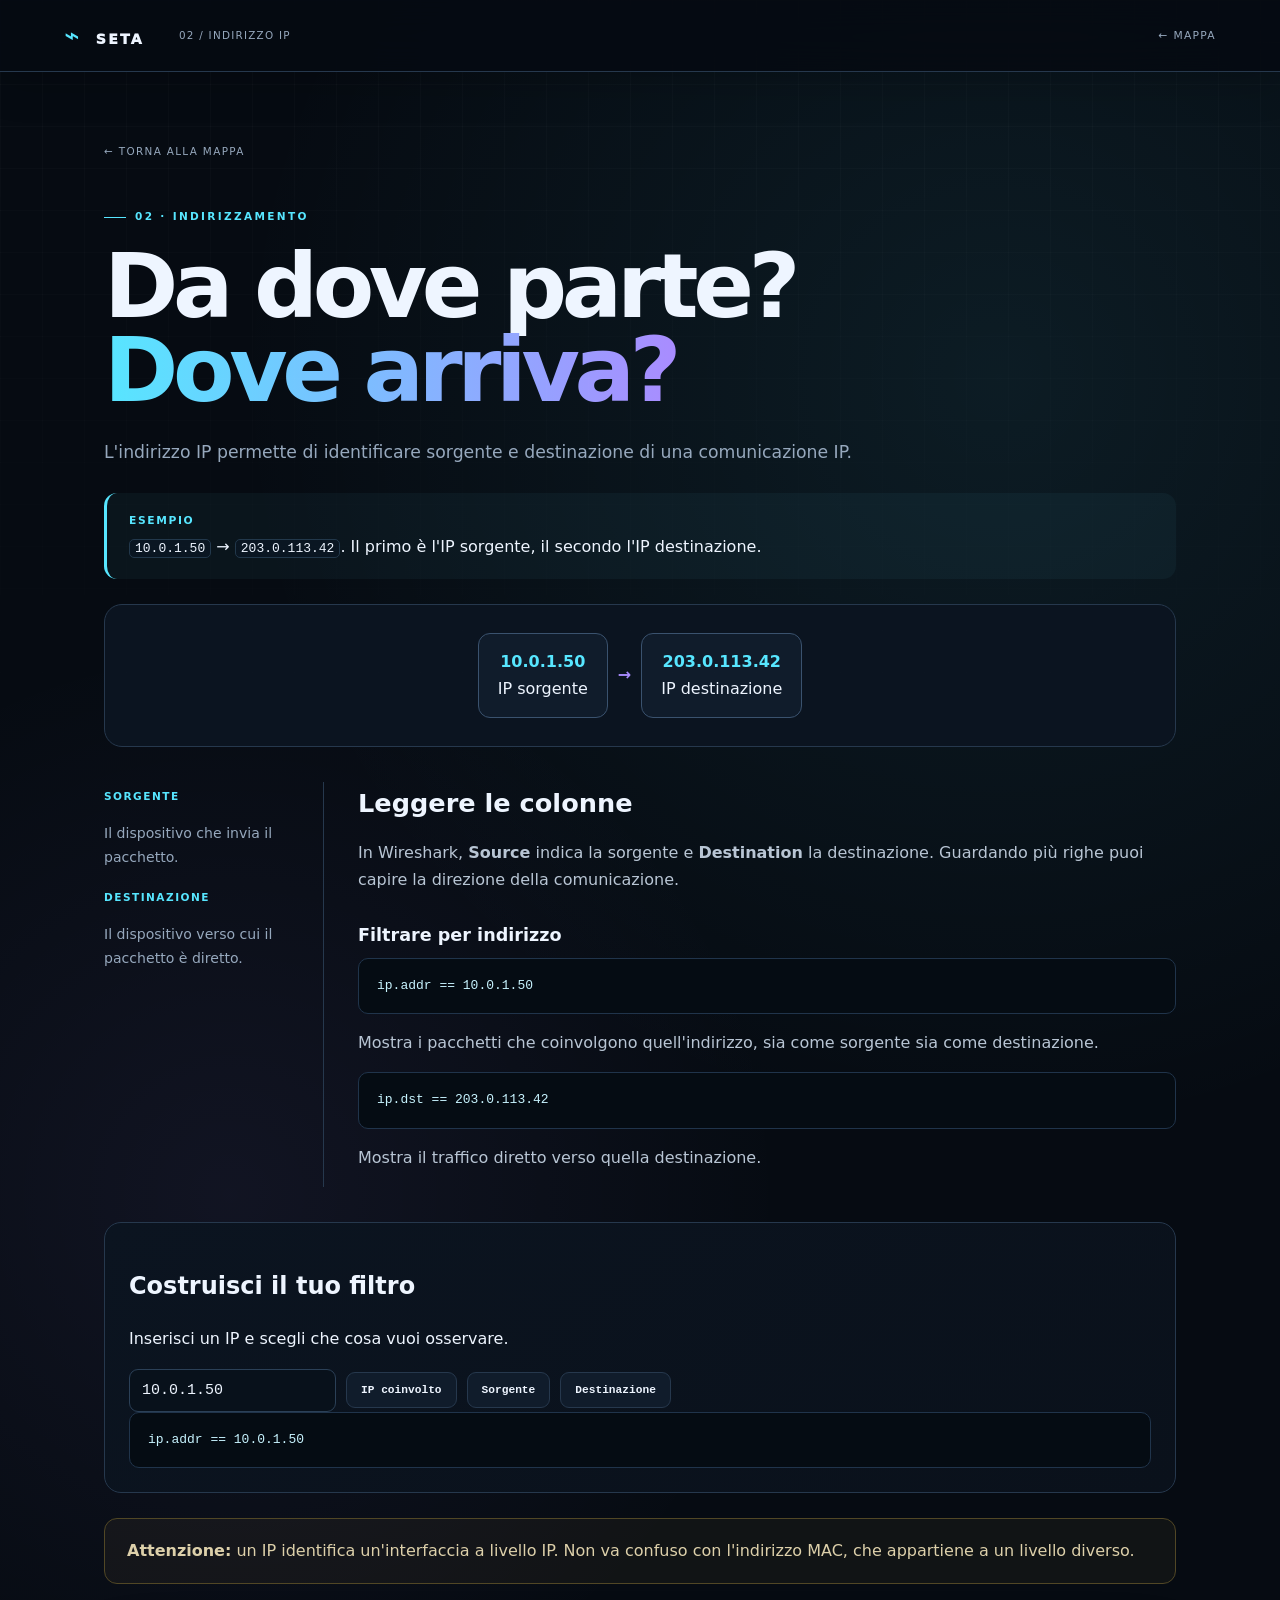
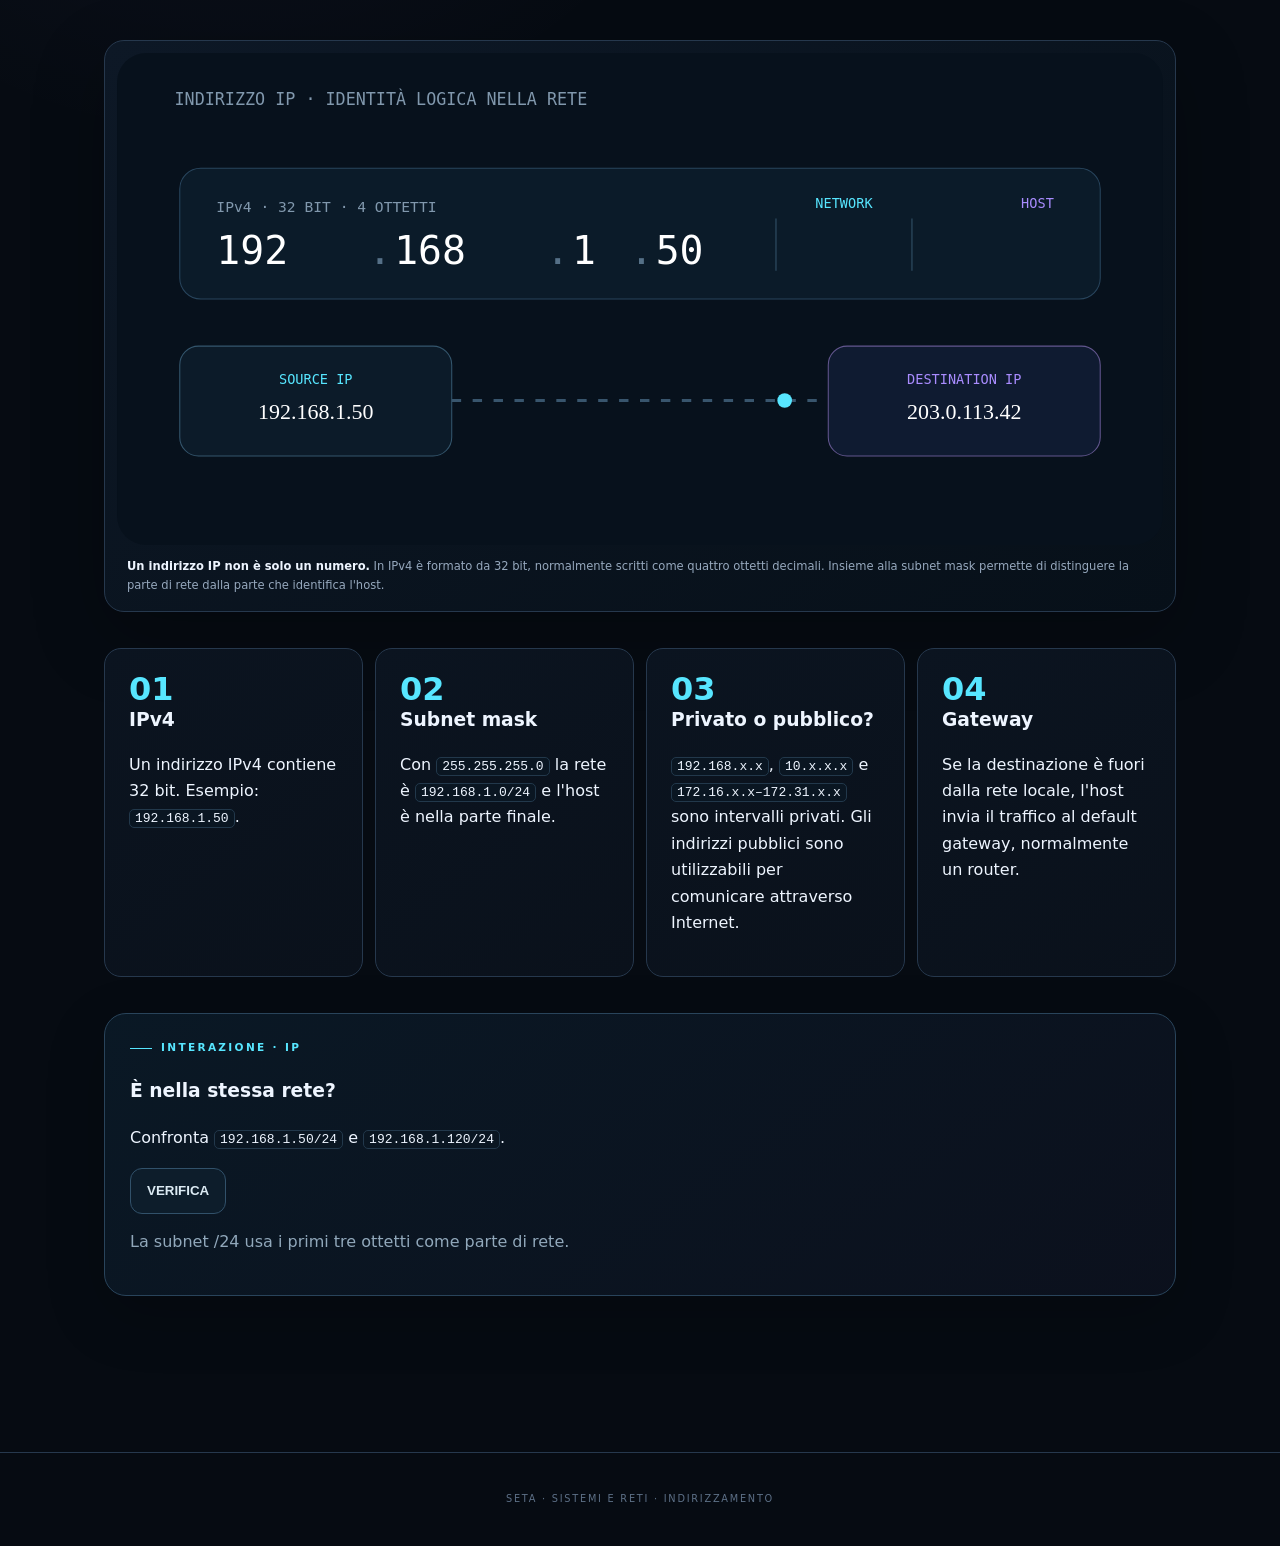
<file: seta/primo-periodo/sistemi/ip/index.html>
<!doctype html><html lang="it"><head><meta charset="utf-8"><meta name="viewport" content="width=device-width,initial-scale=1"><title>Indirizzo IP · SETA</title><link rel="stylesheet" href="../../../../style.css"></head><body><header><a class="logo" href="../../../../index.html"><b>⌁</b> SETA</a><div class="crumb">02 / INDIRIZZO IP</div><a class="backtop" style="margin-left:auto" href="../index.html">← MAPPA</a></header><main class="page"><a class="back" href="../index.html">← TORNA ALLA MAPPA</a><div class="eyebrow">02 · INDIRIZZAMENTO</div><h1>Da dove parte?<br><em>Dove arriva?</em></h1><p class="lead">L'indirizzo IP permette di identificare sorgente e destinazione di una comunicazione IP.</p>
<div class="definition"><strong>ESEMPIO</strong><p><code>10.0.1.50</code> → <code>203.0.113.42</code>. Il primo è l'IP sorgente, il secondo l'IP destinazione.</p></div>
<div class="flow"><div class="device"><b>10.0.1.50</b>IP sorgente</div><span class="arrow">→</span><div class="device"><b>203.0.113.42</b>IP destinazione</div></div>
<div class="lesson"><aside class="side"><b>SORGENTE</b><p>Il dispositivo che invia il pacchetto.</p><b>DESTINAZIONE</b><p>Il dispositivo verso cui il pacchetto è diretto.</p></aside><div class="content"><h2>Leggere le colonne</h2><p>In Wireshark, <b>Source</b> indica la sorgente e <b>Destination</b> la destinazione. Guardando più righe puoi capire la direzione della comunicazione.</p><h3>Filtrare per indirizzo</h3><div class="code">ip.addr == 10.0.1.50</div><p>Mostra i pacchetti che coinvolgono quell'indirizzo, sia come sorgente sia come destinazione.</p><div class="code">ip.dst == 203.0.113.42</div><p>Mostra il traffico diretto verso quella destinazione.</p></div></div>
<div class="card"><h2>Costruisci il tuo filtro</h2><p>Inserisci un IP e scegli che cosa vuoi osservare.</p><div class="formbox"><input id="ip" value="10.0.1.50" aria-label="Indirizzo IP"><button data-kind="addr">IP coinvolto</button><button data-kind="src">Sorgente</button><button data-kind="dst">Destinazione</button></div><div id="out" class="code">ip.addr == 10.0.1.50</div></div>
<div class="warning"><b>Attenzione:</b> un IP identifica un'interfaccia a livello IP. Non va confuso con l'indirizzo MAC, che appartiene a un livello diverso.</div>
<section class="visual-learning">
  <div class="image-card"><img src="../../../../assets/ip-address.svg" alt="Schema di un indirizzo IPv4 con sorgente e destinazione">
    <div class="caption"><b>Un indirizzo IP non è solo un numero.</b> In IPv4 è formato da 32 bit, normalmente scritti come quattro ottetti decimali. Insieme alla subnet mask permette di distinguere la parte di rete dalla parte che identifica l'host.</div>
  </div>
  <div class="concept-grid">
    <article class="card"><div class="stat">01</div><h3>IPv4</h3><p>Un indirizzo IPv4 contiene 32 bit. Esempio: <code>192.168.1.50</code>.</p></article>
    <article class="card"><div class="stat">02</div><h3>Subnet mask</h3><p>Con <code>255.255.255.0</code> la rete è <code>192.168.1.0/24</code> e l'host è nella parte finale.</p></article>
    <article class="card"><div class="stat">03</div><h3>Privato o pubblico?</h3><p><code>192.168.x.x</code>, <code>10.x.x.x</code> e <code>172.16.x.x–172.31.x.x</code> sono intervalli privati. Gli indirizzi pubblici sono utilizzabili per comunicare attraverso Internet.</p></article>
    <article class="card"><div class="stat">04</div><h3>Gateway</h3><p>Se la destinazione è fuori dalla rete locale, l'host invia il traffico al default gateway, normalmente un router.</p></article>
  </div>
  <div class="interactive-card">
    <div class="eyebrow">INTERAZIONE · IP</div><h3>È nella stessa rete?</h3>
    <p>Confronta <code>192.168.1.50/24</code> e <code>192.168.1.120/24</code>.</p>
    <button class="action-button" data-ip-check>VERIFICA</button>
    <p class="feedback" data-ip-feedback>La subnet /24 usa i primi tre ottetti come parte di rete.</p>
  </div>
</section>
</main><footer>SETA · SISTEMI E RETI · INDIRIZZAMENTO</footer><script>
const valid=v=>/^(\\d{1,3}\\.){3}\\d{1,3}$/.test(v)&&v.split('.').every(n=>+n>=0&&+n<=255);
document.querySelectorAll('[data-kind]').forEach(b=>b.addEventListener('click',()=>{let v=document.querySelector('#ip').value.trim();if(!valid(v)){v='10.0.1.50';document.querySelector('#ip').value=v}let k=b.dataset.kind;document.querySelector('#out').textContent=(k==='src'?'ip.src == ':k==='dst'?'ip.dst == ':'ip.addr == ')+v}));
</script>
<script>
(function(){
  const header=document.querySelector('header');
  if(header){
    const nav=header.querySelector('.nav');
    if(nav){
      const btn=document.createElement('button');
      btn.className='mobile-menu-toggle';
      btn.setAttribute('aria-label','Apri menu');
      btn.setAttribute('aria-expanded','false');
      btn.innerHTML='☰';
      header.appendChild(btn);
      btn.addEventListener('click',()=>{
        const open=nav.classList.toggle('open');
        btn.setAttribute('aria-expanded',String(open));
        btn.innerHTML=open?'×':'☰';
      });
      nav.querySelectorAll('a').forEach(a=>a.addEventListener('click',()=>{
        nav.classList.remove('open');btn.setAttribute('aria-expanded','false');btn.innerHTML='☰';
      }));
    }
  }
  const bar=document.createElement('div');
  bar.className='mobile-progress';
  document.body.prepend(bar);
  const update=()=>{
    const h=document.documentElement;
    const max=h.scrollHeight-h.clientHeight;
    bar.style.width=(max>0?(h.scrollTop/max)*100:0)+'%';
  };
  addEventListener('scroll',update,{passive:true});
  addEventListener('resize',update);
  update();
})();
</script>


<script>
document.addEventListener('DOMContentLoaded',()=>{
  document.querySelectorAll('[data-answer-box] .choice').forEach(b=>{
    b.addEventListener('click',()=>{
      document.querySelectorAll('[data-answer-box] .choice').forEach(x=>x.classList.remove('correct','wrong'));
      const ok=b.dataset.correct==='1';
      b.classList.add(ok?'correct':'wrong');
      const f=document.querySelector('[data-answer-box] + .feedback');
      if(f) f.textContent=ok ? 'Corretto: lo switch collega i dispositivi della stessa LAN. Se invece la destinazione è in un’altra rete, serve un router.' : 'Quasi: pensa alla differenza tra collegare dispositivi nella stessa LAN e interconnettere reti diverse.';
    });
  });
  const ip=document.querySelector('[data-ip-check]');
  if(ip) ip.addEventListener('click',()=>{
    const f=document.querySelector('[data-ip-feedback]');
    if(f) f.innerHTML='<b>Risultato:</b> sì. Con /24 entrambi appartengono alla rete <code>192.168.1.0/24</code>, quindi sono nella stessa rete IP.';
  });
  document.querySelectorAll('[data-service]').forEach(b=>b.addEventListener('click',()=>{
    const answers={dns:'DNS: serve a risolvere un nome di dominio in un indirizzo IP.',dhcp:'DHCP: assegna automaticamente la configurazione di rete al client.',arp:'ARP: associa un indirizzo IPv4 locale al corrispondente indirizzo MAC.',acl:'ACL: applica regole per permettere o negare traffico.'};
    const f=document.querySelector('[data-service-feedback]'); if(f) f.textContent=answers[b.dataset.service];
  }));
});
</script>
</body></html>
</file>
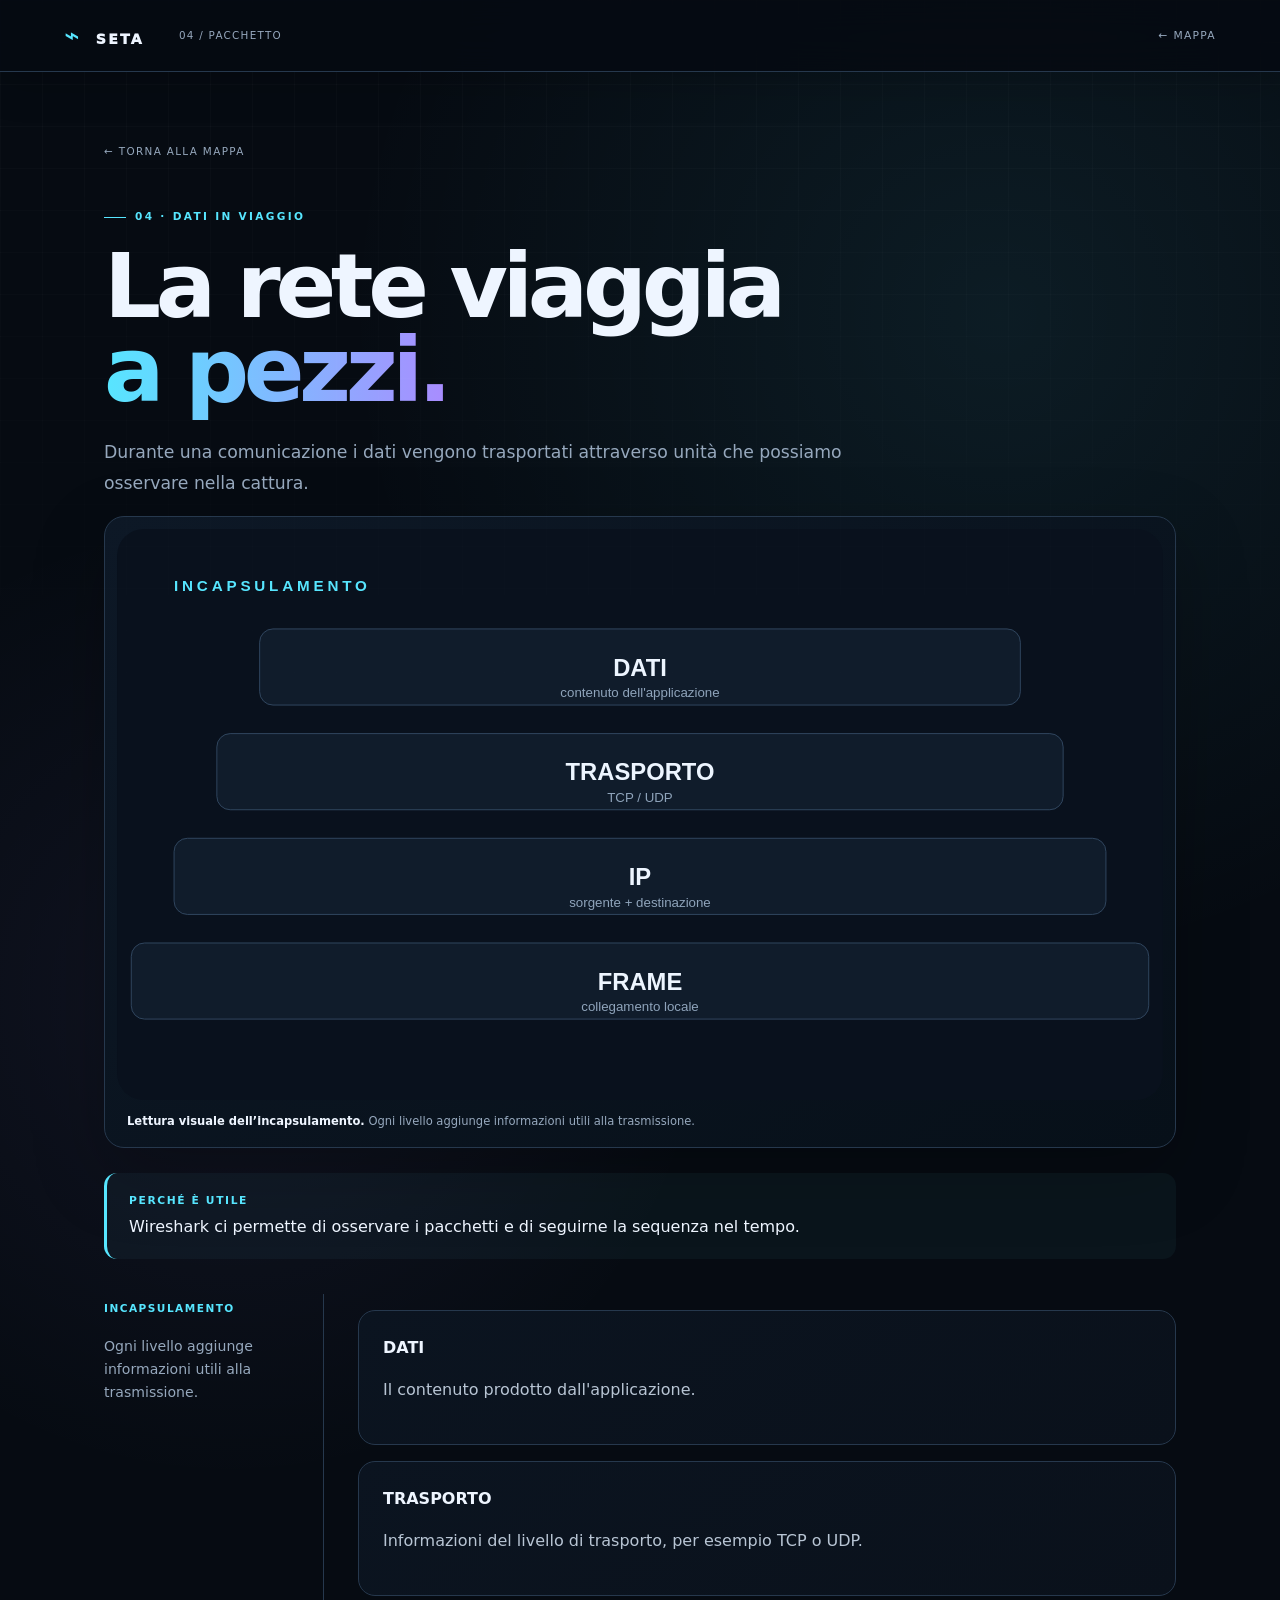
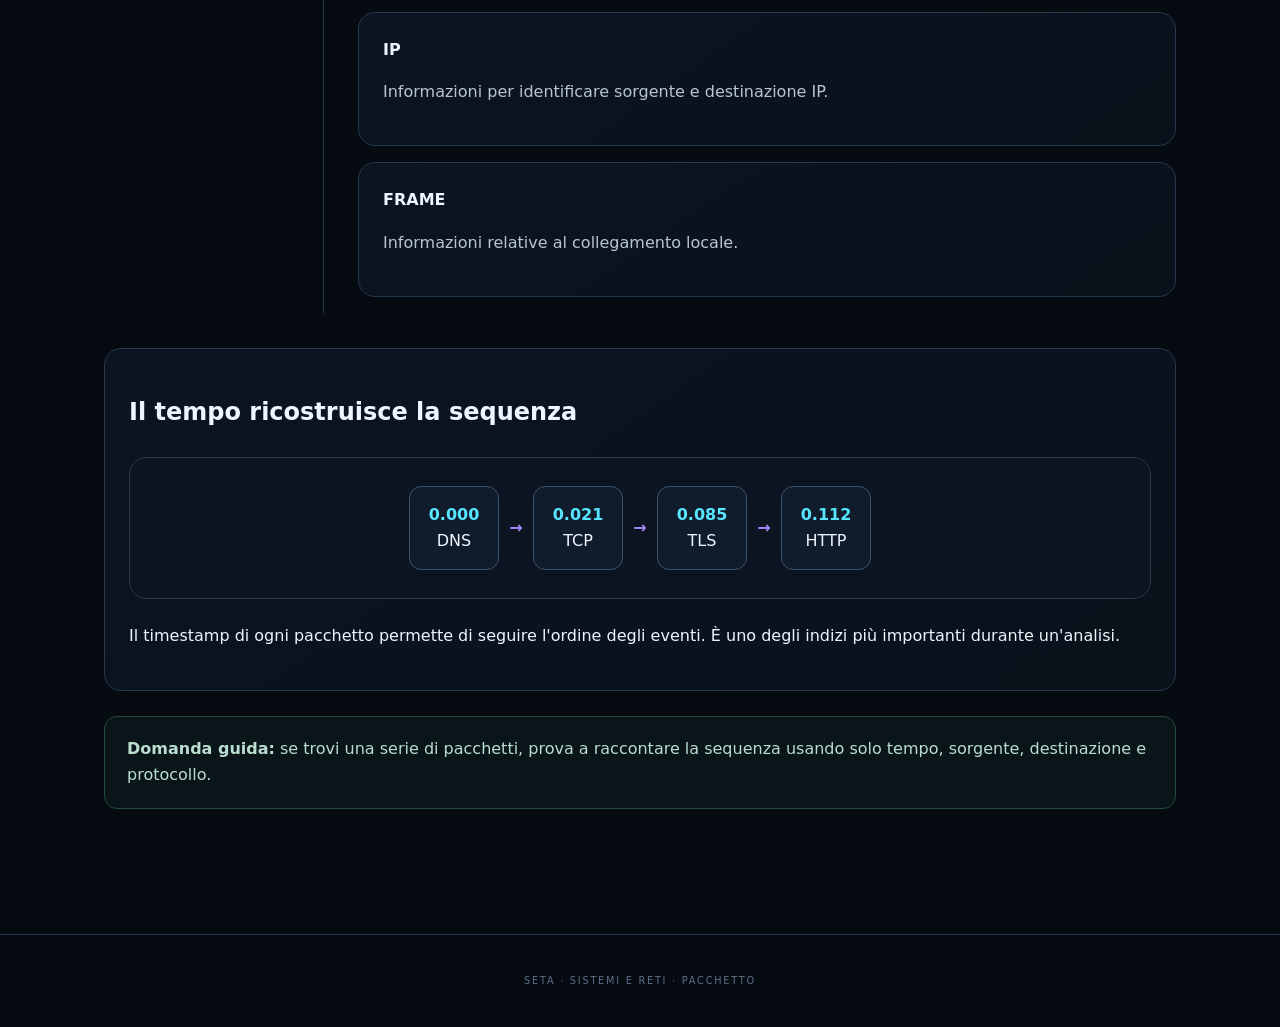
<file: seta/primo-periodo/sistemi/pacchetto/index.html>
<!doctype html><html lang="it"><head><meta charset="utf-8"><meta name="viewport" content="width=device-width,initial-scale=1"><title>Il pacchetto · SETA</title><link rel="stylesheet" href="../../../../style.css"></head><body><header><a class="logo" href="../../../../index.html"><b>⌁</b> SETA</a><div class="crumb">04 / PACCHETTO</div><a class="backtop" style="margin-left:auto" href="../index.html">← MAPPA</a></header><main class="page"><a class="back" href="../index.html">← TORNA ALLA MAPPA</a><div class="eyebrow">04 · DATI IN VIAGGIO</div><h1>La rete viaggia<br><em>a pezzi.</em></h1><p class="lead">Durante una comunicazione i dati vengono trasportati attraverso unità che possiamo osservare nella cattura.</p>
<div class="image-card"><img src="../../../../assets/packet-anatomy.svg" alt="Schema visuale dell’incapsulamento: dati, trasporto, IP e frame"><div class="caption"><b>Lettura visuale dell’incapsulamento.</b> Ogni livello aggiunge informazioni utili alla trasmissione.</div></div><div class="definition"><strong>PERCHÉ È UTILE</strong><p>Wireshark ci permette di osservare i pacchetti e di seguirne la sequenza nel tempo.</p></div>
<div class="lesson"><aside class="side"><b>INCAPSULAMENTO</b><p>Ogni livello aggiunge informazioni utili alla trasmissione.</p></aside><div class="content"><div class="card"><b>DATI</b><p>Il contenuto prodotto dall'applicazione.</p></div><div class="card"><b>TRASPORTO</b><p>Informazioni del livello di trasporto, per esempio TCP o UDP.</p></div><div class="card"><b>IP</b><p>Informazioni per identificare sorgente e destinazione IP.</p></div><div class="card"><b>FRAME</b><p>Informazioni relative al collegamento locale.</p></div></div></div>
<div class="card"><h2>Il tempo ricostruisce la sequenza</h2><div class="flow"><div class="device"><b>0.000</b>DNS</div><span class="arrow">→</span><div class="device"><b>0.021</b>TCP</div><span class="arrow">→</span><div class="device"><b>0.085</b>TLS</div><span class="arrow">→</span><div class="device"><b>0.112</b>HTTP</div></div><p>Il timestamp di ogni pacchetto permette di seguire l'ordine degli eventi. È uno degli indizi più importanti durante un'analisi.</p></div>
<div class="tip"><b>Domanda guida:</b> se trovi una serie di pacchetti, prova a raccontare la sequenza usando solo tempo, sorgente, destinazione e protocollo.</div></main><footer>SETA · SISTEMI E RETI · PACCHETTO</footer><script>const io=new IntersectionObserver(es=>es.forEach(e=>e.isIntersecting&&e.target.classList.add('visible')),{threshold:.12});document.querySelectorAll('.reveal').forEach(x=>io.observe(x));</script>
<script>
(function(){
  const header=document.querySelector('header');
  if(header){
    const nav=header.querySelector('.nav');
    if(nav){
      const btn=document.createElement('button');
      btn.className='mobile-menu-toggle';
      btn.setAttribute('aria-label','Apri menu');
      btn.setAttribute('aria-expanded','false');
      btn.innerHTML='☰';
      header.appendChild(btn);
      btn.addEventListener('click',()=>{
        const open=nav.classList.toggle('open');
        btn.setAttribute('aria-expanded',String(open));
        btn.innerHTML=open?'×':'☰';
      });
      nav.querySelectorAll('a').forEach(a=>a.addEventListener('click',()=>{
        nav.classList.remove('open');btn.setAttribute('aria-expanded','false');btn.innerHTML='☰';
      }));
    }
  }
  const bar=document.createElement('div');
  bar.className='mobile-progress';
  document.body.prepend(bar);
  const update=()=>{
    const h=document.documentElement;
    const max=h.scrollHeight-h.clientHeight;
    bar.style.width=(max>0?(h.scrollTop/max)*100:0)+'%';
  };
  addEventListener('scroll',update,{passive:true});
  addEventListener('resize',update);
  update();
})();
</script>


<script>
document.addEventListener('DOMContentLoaded',()=>{
  document.querySelectorAll('[data-answer-box] .choice').forEach(b=>{
    b.addEventListener('click',()=>{
      document.querySelectorAll('[data-answer-box] .choice').forEach(x=>x.classList.remove('correct','wrong'));
      const ok=b.dataset.correct==='1';
      b.classList.add(ok?'correct':'wrong');
      const f=document.querySelector('[data-answer-box] + .feedback');
      if(f) f.textContent=ok ? 'Corretto: lo switch collega i dispositivi della stessa LAN. Se invece la destinazione è in un’altra rete, serve un router.' : 'Quasi: pensa alla differenza tra collegare dispositivi nella stessa LAN e interconnettere reti diverse.';
    });
  });
  const ip=document.querySelector('[data-ip-check]');
  if(ip) ip.addEventListener('click',()=>{
    const f=document.querySelector('[data-ip-feedback]');
    if(f) f.innerHTML='<b>Risultato:</b> sì. Con /24 entrambi appartengono alla rete <code>192.168.1.0/24</code>, quindi sono nella stessa rete IP.';
  });
  document.querySelectorAll('[data-service]').forEach(b=>b.addEventListener('click',()=>{
    const answers={dns:'DNS: serve a risolvere un nome di dominio in un indirizzo IP.',dhcp:'DHCP: assegna automaticamente la configurazione di rete al client.',arp:'ARP: associa un indirizzo IPv4 locale al corrispondente indirizzo MAC.',acl:'ACL: applica regole per permettere o negare traffico.'};
    const f=document.querySelector('[data-service-feedback]'); if(f) f.textContent=answers[b.dataset.service];
  }));
});
</script>
</body></html>
</file>
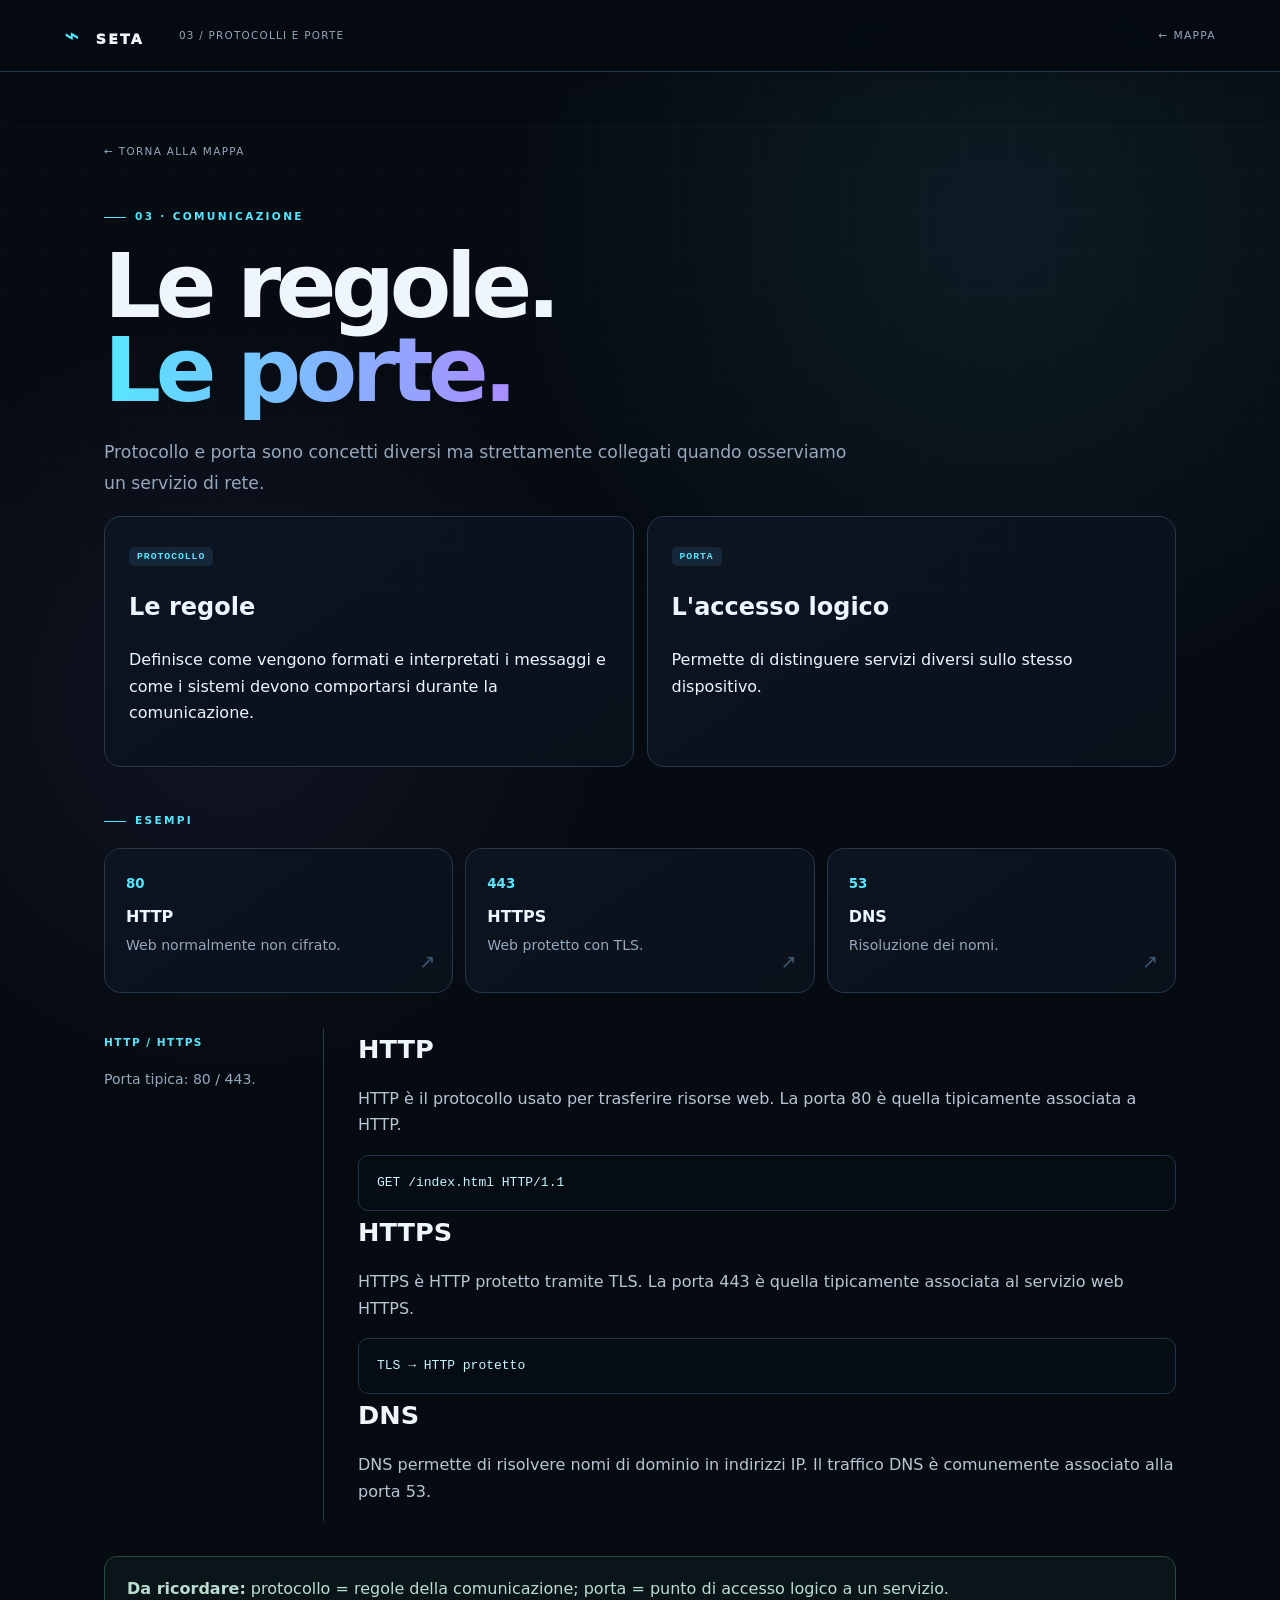
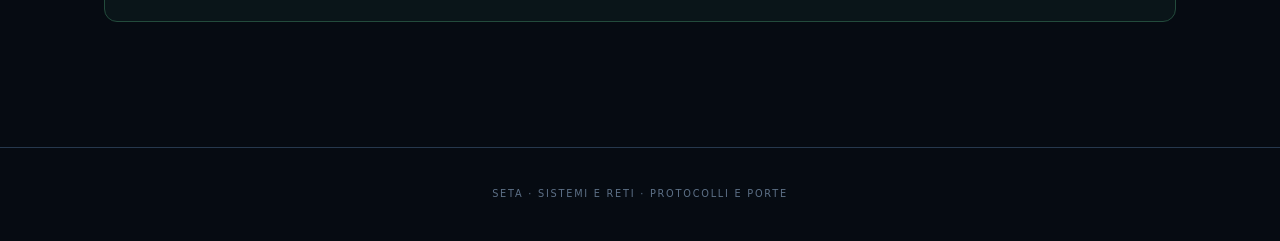
<file: seta/primo-periodo/sistemi/protocolli-porte/index.html>
<!doctype html><html lang="it"><head><meta charset="utf-8"><meta name="viewport" content="width=device-width,initial-scale=1"><title>Protocolli e porte · SETA</title><link rel="stylesheet" href="../../../../style.css"></head><body><header><a class="logo" href="../../../../index.html"><b>⌁</b> SETA</a><div class="crumb">03 / PROTOCOLLI E PORTE</div><a class="backtop" style="margin-left:auto" href="../index.html">← MAPPA</a></header><main class="page"><a class="back" href="../index.html">← TORNA ALLA MAPPA</a><div class="eyebrow">03 · COMUNICAZIONE</div><h1>Le regole.<br><em>Le porte.</em></h1><p class="lead">Protocollo e porta sono concetti diversi ma strettamente collegati quando osserviamo un servizio di rete.</p>
<div class="compare"><div class="card"><span class="tag">PROTOCOLLO</span><h2>Le regole</h2><p>Definisce come vengono formati e interpretati i messaggi e come i sistemi devono comportarsi durante la comunicazione.</p></div><div class="card"><span class="tag">PORTA</span><h2>L'accesso logico</h2><p>Permette di distinguere servizi diversi sullo stesso dispositivo.</p></div></div>
<div class="section"><div class="eyebrow">ESEMPI</div><div class="toc"><a href="#http"><small>80</small><strong>HTTP</strong><span>Web normalmente non cifrato.</span></a><a href="#https"><small>443</small><strong>HTTPS</strong><span>Web protetto con TLS.</span></a><a href="#dns"><small>53</small><strong>DNS</strong><span>Risoluzione dei nomi.</span></a></div></div>
<div class="lesson"><aside class="side"><b>HTTP / HTTPS</b><p>Porta tipica: 80 / 443.</p></aside><div class="content"><h2 id="http">HTTP</h2><p>HTTP è il protocollo usato per trasferire risorse web. La porta 80 è quella tipicamente associata a HTTP.</p><div class="code">GET /index.html HTTP/1.1</div><h2 id="https">HTTPS</h2><p>HTTPS è HTTP protetto tramite TLS. La porta 443 è quella tipicamente associata al servizio web HTTPS.</p><div class="code">TLS → HTTP protetto</div><h2 id="dns">DNS</h2><p>DNS permette di risolvere nomi di dominio in indirizzi IP. Il traffico DNS è comunemente associato alla porta 53.</p></div></div>
<div class="tip"><b>Da ricordare:</b> protocollo = regole della comunicazione; porta = punto di accesso logico a un servizio.</div></main><footer>SETA · SISTEMI E RETI · PROTOCOLLI E PORTE</footer>
<script>
(function(){
  const header=document.querySelector('header');
  if(header){
    const nav=header.querySelector('.nav');
    if(nav){
      const btn=document.createElement('button');
      btn.className='mobile-menu-toggle';
      btn.setAttribute('aria-label','Apri menu');
      btn.setAttribute('aria-expanded','false');
      btn.innerHTML='☰';
      header.appendChild(btn);
      btn.addEventListener('click',()=>{
        const open=nav.classList.toggle('open');
        btn.setAttribute('aria-expanded',String(open));
        btn.innerHTML=open?'×':'☰';
      });
      nav.querySelectorAll('a').forEach(a=>a.addEventListener('click',()=>{
        nav.classList.remove('open');btn.setAttribute('aria-expanded','false');btn.innerHTML='☰';
      }));
    }
  }
  const bar=document.createElement('div');
  bar.className='mobile-progress';
  document.body.prepend(bar);
  const update=()=>{
    const h=document.documentElement;
    const max=h.scrollHeight-h.clientHeight;
    bar.style.width=(max>0?(h.scrollTop/max)*100:0)+'%';
  };
  addEventListener('scroll',update,{passive:true});
  addEventListener('resize',update);
  update();
})();
</script>


<script>
document.addEventListener('DOMContentLoaded',()=>{
  document.querySelectorAll('[data-answer-box] .choice').forEach(b=>{
    b.addEventListener('click',()=>{
      document.querySelectorAll('[data-answer-box] .choice').forEach(x=>x.classList.remove('correct','wrong'));
      const ok=b.dataset.correct==='1';
      b.classList.add(ok?'correct':'wrong');
      const f=document.querySelector('[data-answer-box] + .feedback');
      if(f) f.textContent=ok ? 'Corretto: lo switch collega i dispositivi della stessa LAN. Se invece la destinazione è in un’altra rete, serve un router.' : 'Quasi: pensa alla differenza tra collegare dispositivi nella stessa LAN e interconnettere reti diverse.';
    });
  });
  const ip=document.querySelector('[data-ip-check]');
  if(ip) ip.addEventListener('click',()=>{
    const f=document.querySelector('[data-ip-feedback]');
    if(f) f.innerHTML='<b>Risultato:</b> sì. Con /24 entrambi appartengono alla rete <code>192.168.1.0/24</code>, quindi sono nella stessa rete IP.';
  });
  document.querySelectorAll('[data-service]').forEach(b=>b.addEventListener('click',()=>{
    const answers={dns:'DNS: serve a risolvere un nome di dominio in un indirizzo IP.',dhcp:'DHCP: assegna automaticamente la configurazione di rete al client.',arp:'ARP: associa un indirizzo IPv4 locale al corrispondente indirizzo MAC.',acl:'ACL: applica regole per permettere o negare traffico.'};
    const f=document.querySelector('[data-service-feedback]'); if(f) f.textContent=answers[b.dataset.service];
  }));
});
</script>
</body></html>
</file>
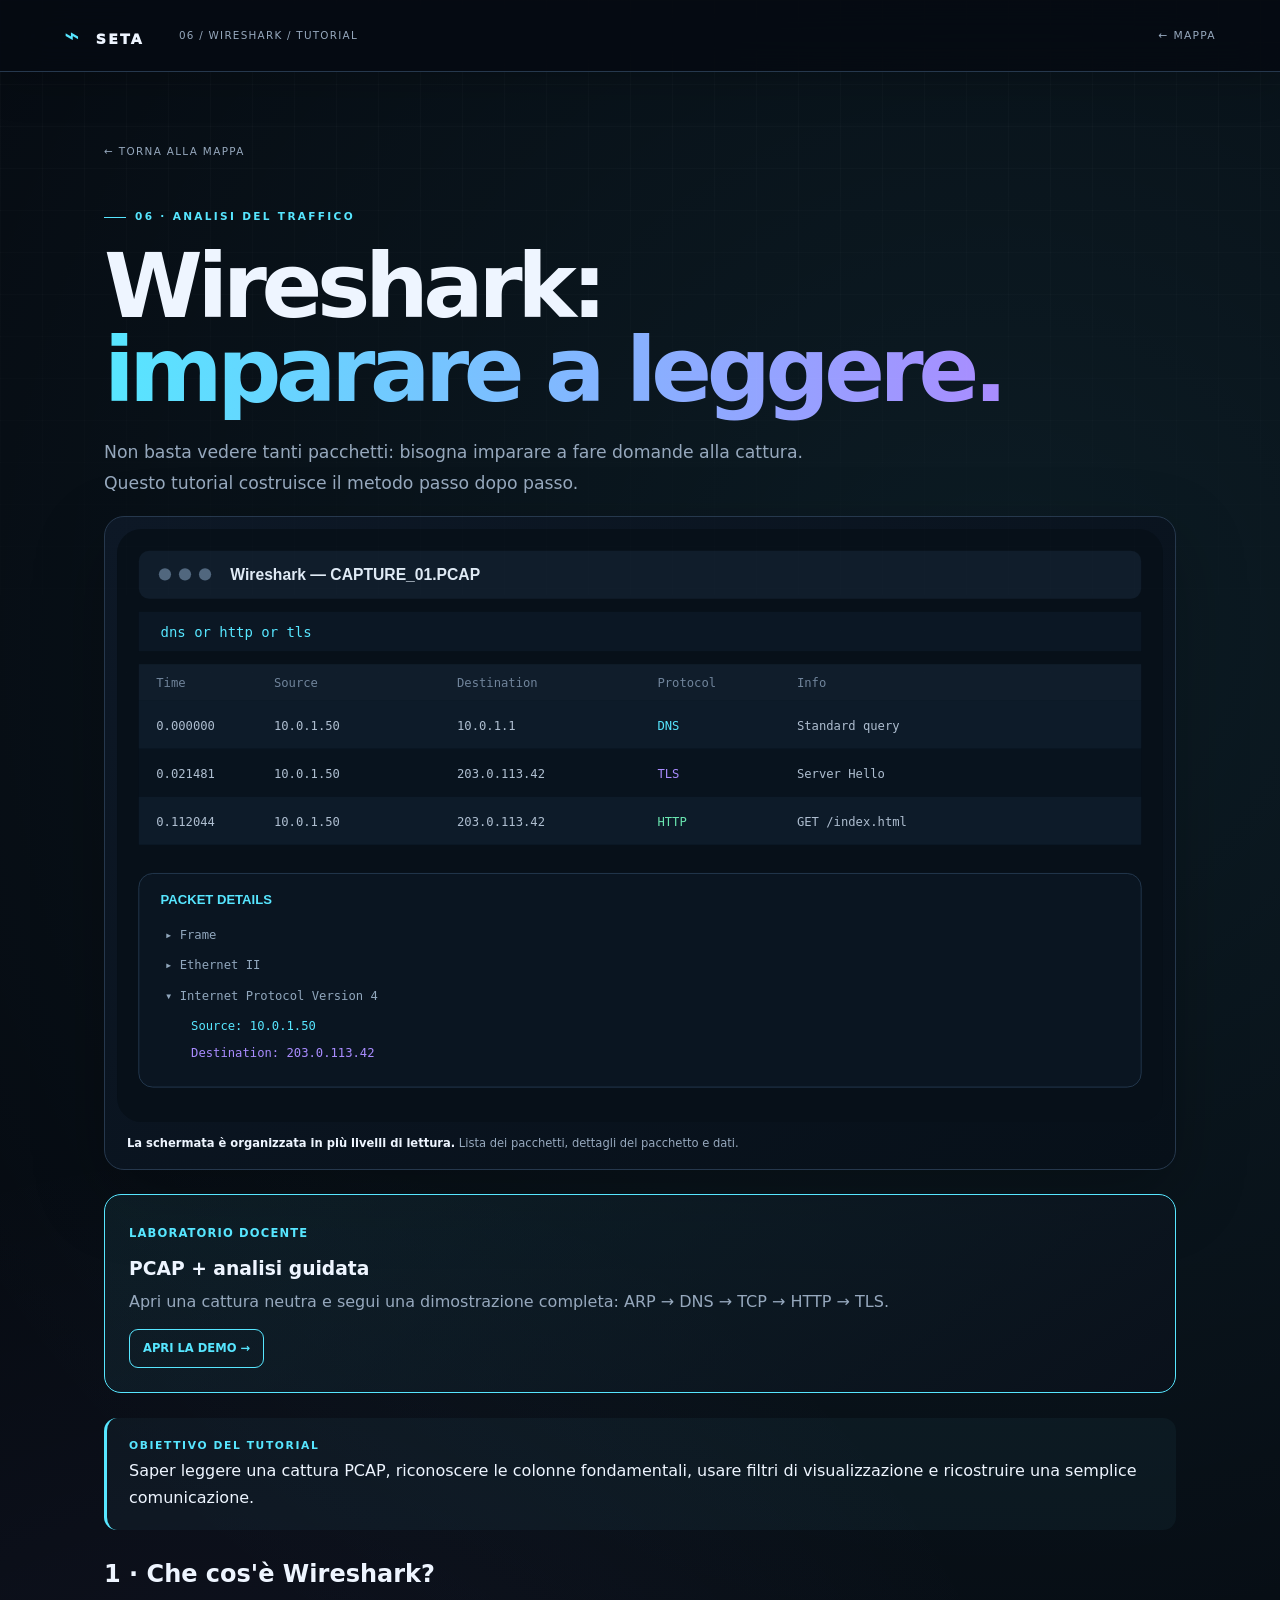
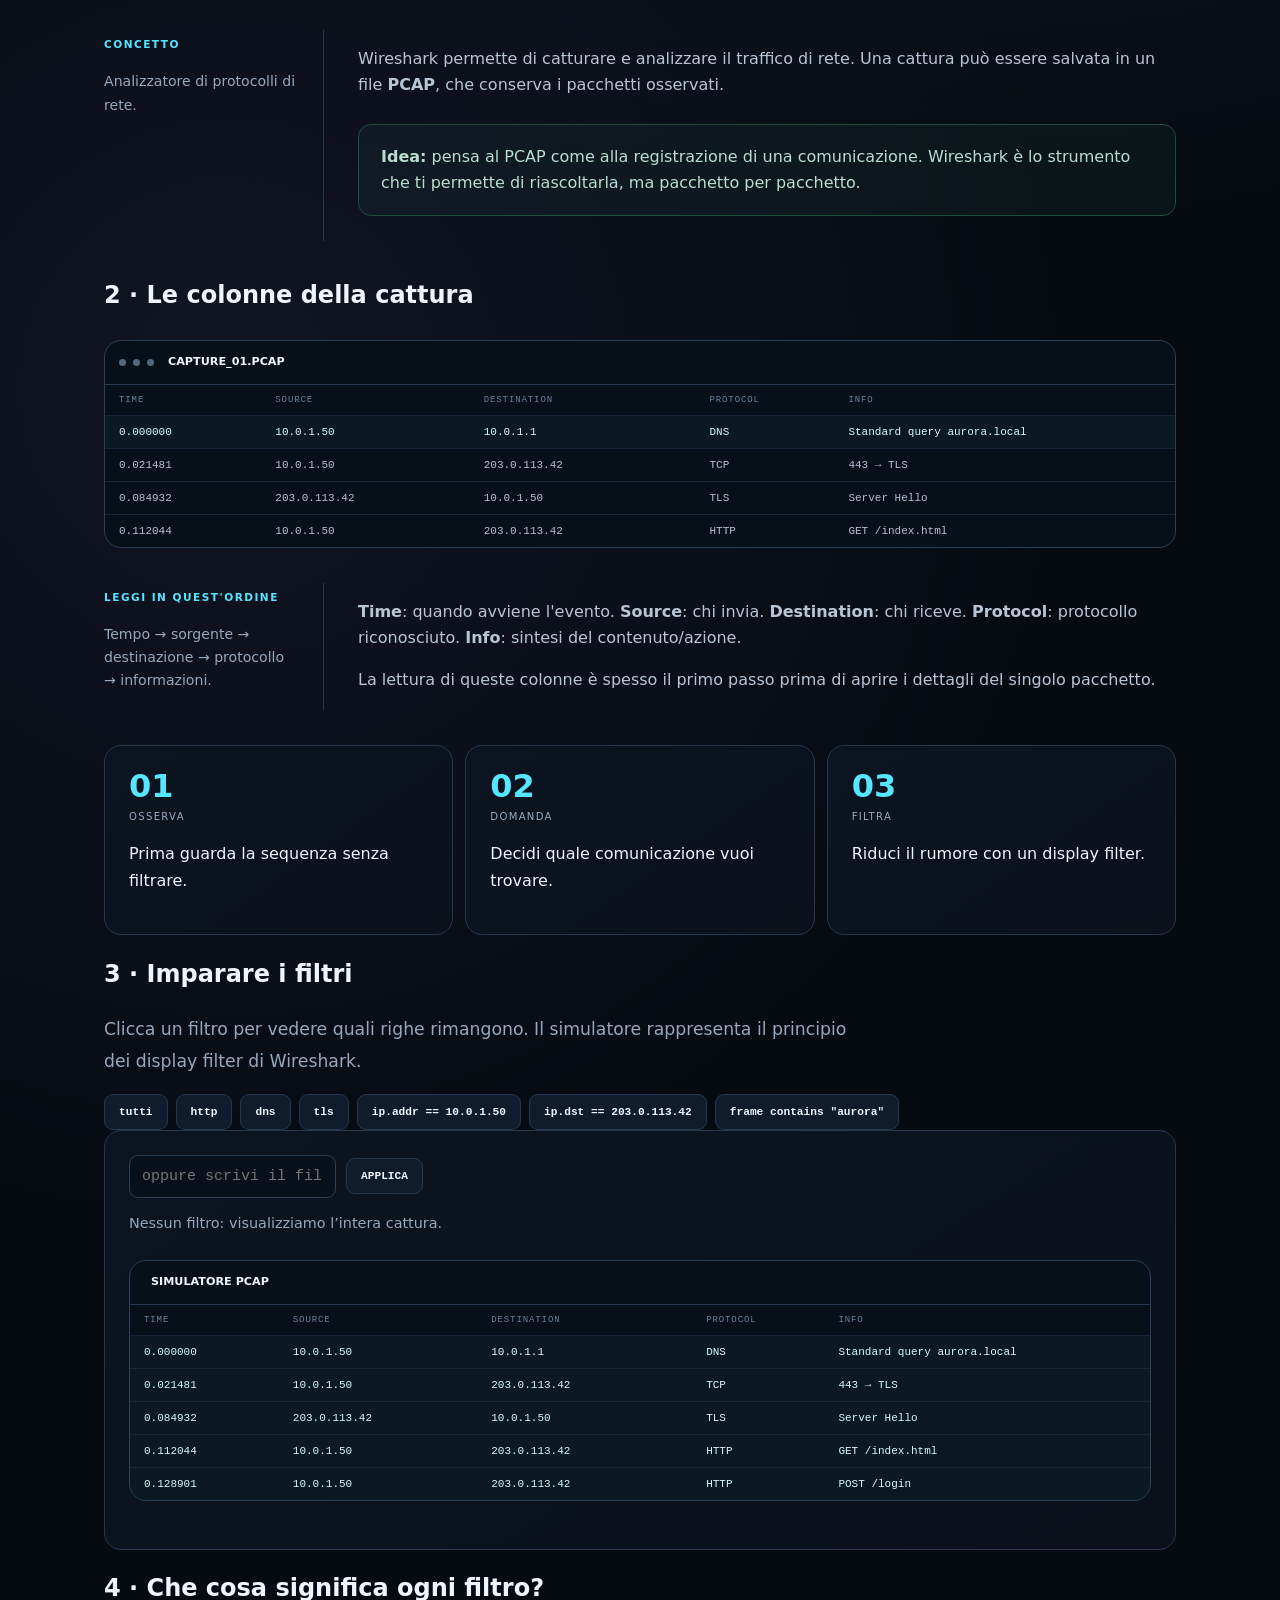
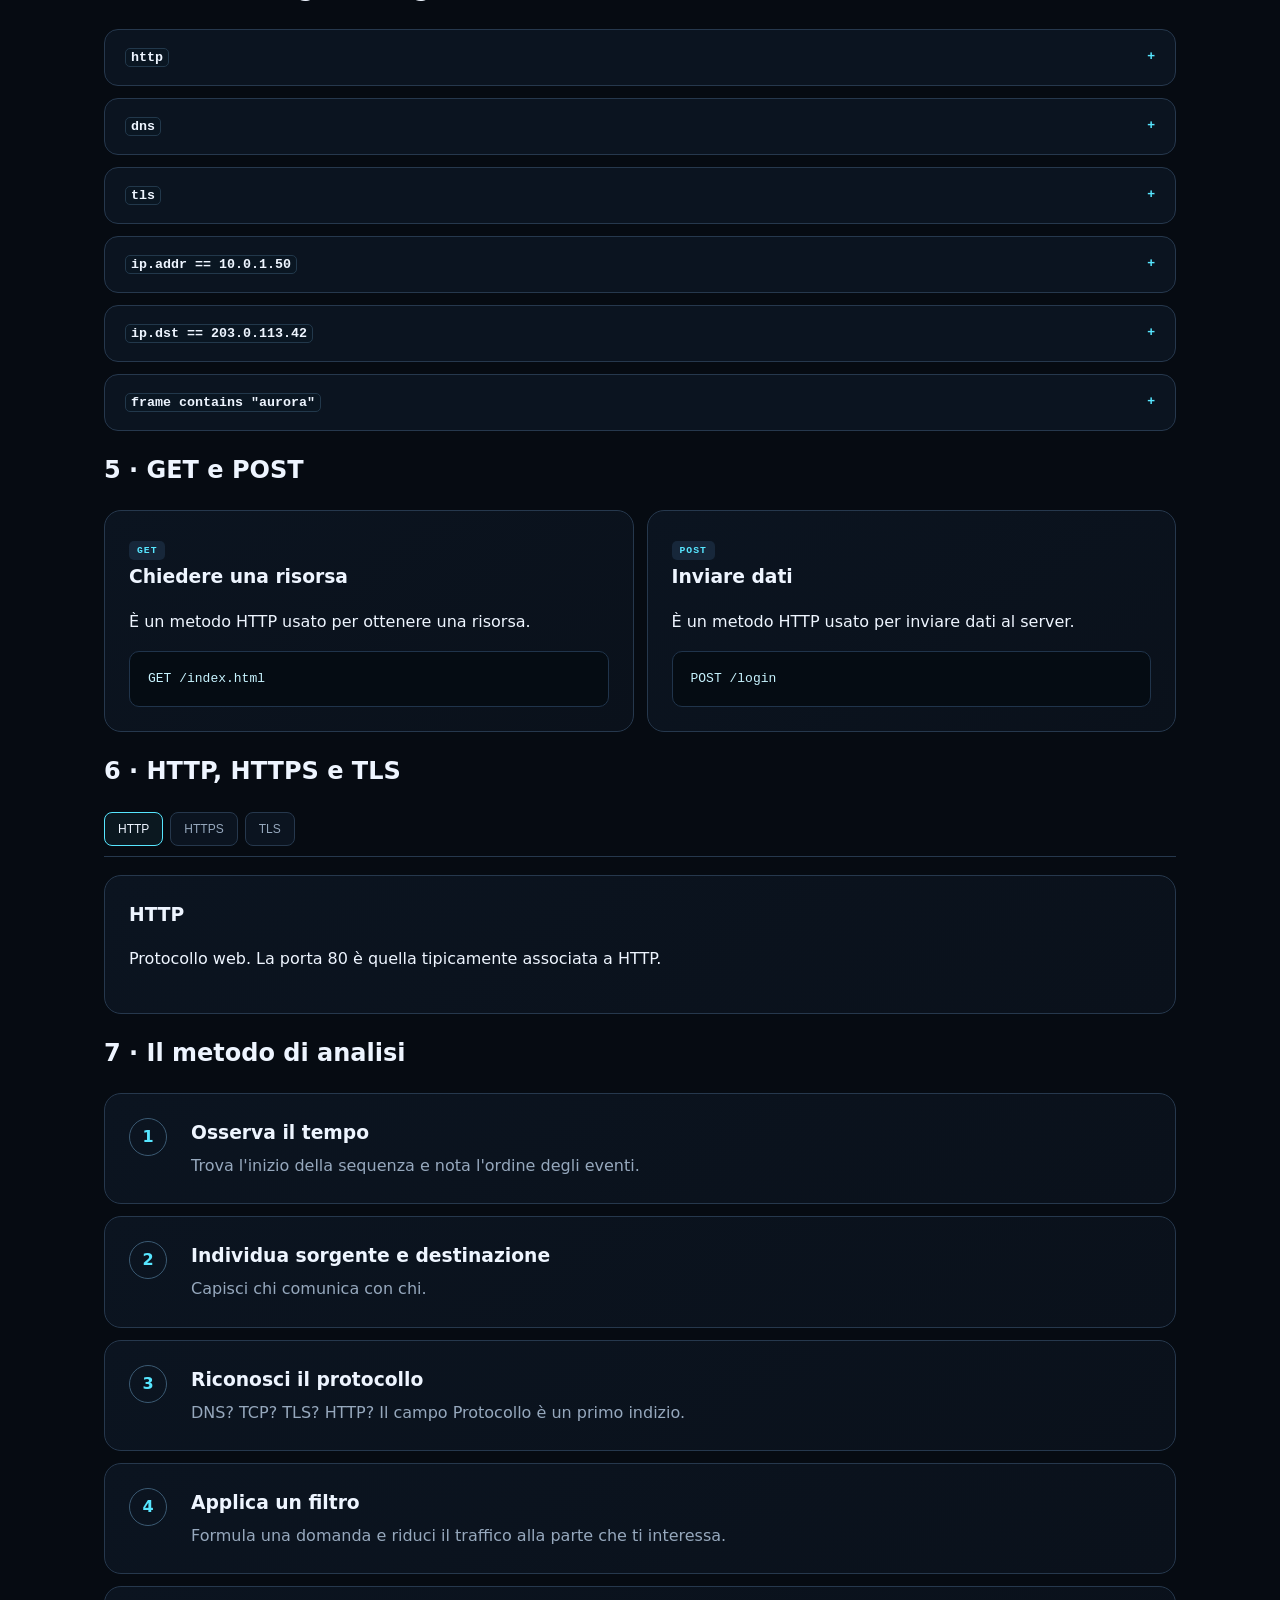
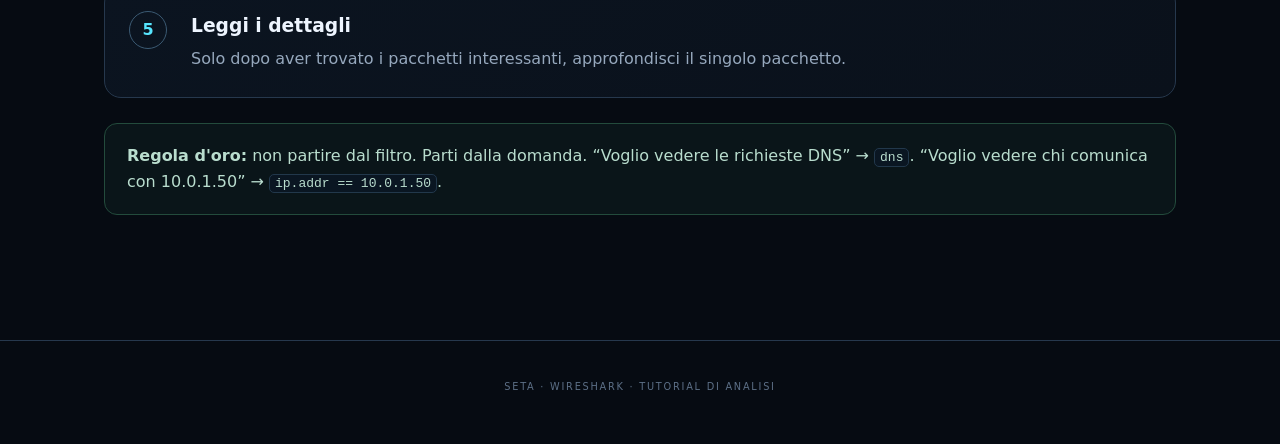
<file: seta/primo-periodo/sistemi/wireshark/index.html>
<!doctype html><html lang="it"><head><meta charset="utf-8"><meta name="viewport" content="width=device-width,initial-scale=1"><title>Wireshark · Tutorial SETA</title><link rel="stylesheet" href="../../../../style.css"></head><body><header><a class="logo" href="../../../../index.html"><b>⌁</b> SETA</a><div class="crumb">06 / WIRESHARK / TUTORIAL</div><a class="backtop" style="margin-left:auto" href="../index.html">← MAPPA</a></header>
<main class="page"><a class="back" href="../index.html">← TORNA ALLA MAPPA</a><div class="eyebrow">06 · ANALISI DEL TRAFFICO</div><h1>Wireshark:<br><em>imparare a leggere.</em></h1><p class="lead">Non basta vedere tanti pacchetti: bisogna imparare a fare domande alla cattura. Questo tutorial costruisce il metodo passo dopo passo.</p>
<div class="image-card"><img src="../../../../assets/wireshark-screen.svg" alt="Illustrazione di una schermata Wireshark con lista pacchetti e dettagli"><div class="caption"><b>La schermata è organizzata in più livelli di lettura.</b> Lista dei pacchetti, dettagli del pacchetto e dati.</div></div><div class="card" style="border-color:var(--accent);background:linear-gradient(145deg,rgba(87,230,255,.07),var(--panel3));margin:24px 0;">
<strong style="color:var(--accent);letter-spacing:.1em;font-size:.72rem;">LABORATORIO DOCENTE</strong>
<h3 style="margin:8px 0 5px;">PCAP + analisi guidata</h3>
<p style="color:var(--muted);margin:0 0 13px;">Apri una cattura neutra e segui una dimostrazione completa: ARP → DNS → TCP → HTTP → TLS.</p>
<a href="demo/index.html" style="display:inline-block;padding:9px 13px;border:1px solid var(--accent);border-radius:9px;text-decoration:none;color:var(--accent);font-weight:800;font-size:.72rem;">APRI LA DEMO →</a>
</div><div class="definition"><strong>OBIETTIVO DEL TUTORIAL</strong><p>Saper leggere una cattura PCAP, riconoscere le colonne fondamentali, usare filtri di visualizzazione e ricostruire una semplice comunicazione.</p></div>

<h2>1 · Che cos'è Wireshark?</h2><div class="lesson"><aside class="side"><b>CONCETTO</b><p>Analizzatore di protocolli di rete.</p></aside><div class="content"><p>Wireshark permette di catturare e analizzare il traffico di rete. Una cattura può essere salvata in un file <b>PCAP</b>, che conserva i pacchetti osservati.</p><div class="tip"><b>Idea:</b> pensa al PCAP come alla registrazione di una comunicazione. Wireshark è lo strumento che ti permette di riascoltarla, ma pacchetto per pacchetto.</div></div></div>

<h2>2 · Le colonne della cattura</h2><div class="capture"><div class="capture-top"><i></i><i></i><i></i><b>CAPTURE_01.PCAP</b></div><div class="thead"><span>TIME</span><span>SOURCE</span><span>DESTINATION</span><span>PROTOCOL</span><span>INFO</span></div><div class="tr active"><span>0.000000</span><span>10.0.1.50</span><span>10.0.1.1</span><span>DNS</span><span>Standard query aurora.local</span></div><div class="tr"><span>0.021481</span><span>10.0.1.50</span><span>203.0.113.42</span><span>TCP</span><span>443 → TLS</span></div><div class="tr"><span>0.084932</span><span>203.0.113.42</span><span>10.0.1.50</span><span>TLS</span><span>Server Hello</span></div><div class="tr"><span>0.112044</span><span>10.0.1.50</span><span>203.0.113.42</span><span>HTTP</span><span>GET /index.html</span></div></div>
<div class="lesson"><aside class="side"><b>LEGGI IN QUEST'ORDINE</b><p>Tempo → sorgente → destinazione → protocollo → informazioni.</p></aside><div class="content"><p><b>Time</b>: quando avviene l'evento. <b>Source</b>: chi invia. <b>Destination</b>: chi riceve. <b>Protocol</b>: protocollo riconosciuto. <b>Info</b>: sintesi del contenuto/azione.</p><p>La lettura di queste colonne è spesso il primo passo prima di aprire i dettagli del singolo pacchetto.</p></div></div>

<div class="callout-grid reveal"><div class="card"><div class="stat">01</div><div class="mini-label">OSSERVA</div><p>Prima guarda la sequenza senza filtrare.</p></div><div class="card"><div class="stat">02</div><div class="mini-label">DOMANDA</div><p>Decidi quale comunicazione vuoi trovare.</p></div><div class="card"><div class="stat">03</div><div class="mini-label">FILTRA</div><p>Riduci il rumore con un display filter.</p></div></div><h2>3 · Imparare i filtri</h2><p class="lead">Clicca un filtro per vedere quali righe rimangono. Il simulatore rappresenta il principio dei display filter di Wireshark.</p>
<div class="filter-list"><button data-f="">tutti</button><button data-f="http">http</button><button data-f="dns">dns</button><button data-f="tls">tls</button><button data-f="ip.addr == 10.0.1.50">ip.addr == 10.0.1.50</button><button data-f="ip.dst == 203.0.113.42">ip.dst == 203.0.113.42</button><button data-f='frame contains "aurora"'>frame contains "aurora"</button></div>
<div class="simulator"><div class="formbox"><input id="filter" placeholder="oppure scrivi il filtro"><button id="apply">APPLICA</button></div><p id="filterExplain" class="filter-explain">Nessun filtro: visualizziamo l'intera cattura.</p><div class="capture"><div class="capture-top"><b>SIMULATORE PCAP</b></div><div class="thead"><span>TIME</span><span>SOURCE</span><span>DESTINATION</span><span>PROTOCOL</span><span>INFO</span></div><div id="rows"></div></div></div>

<h2>4 · Che cosa significa ogni filtro?</h2><div class="accordion"><button><code>http</code> <span>+</span></button><div class="answer">Mostra i pacchetti che Wireshark identifica come HTTP.</div></div><div class="accordion"><button><code>dns</code> <span>+</span></button><div class="answer">Restringe la visualizzazione alle comunicazioni DNS.</div></div><div class="accordion"><button><code>tls</code> <span>+</span></button><div class="answer">Evidenzia il traffico TLS, usato anche per proteggere HTTPS.</div></div><div class="accordion"><button><code>ip.addr == 10.0.1.50</code> <span>+</span></button><div class="answer">Seleziona i pacchetti in cui quell'IP compare come sorgente o destinazione.</div></div><div class="accordion"><button><code>ip.dst == 203.0.113.42</code> <span>+</span></button><div class="answer">Seleziona il traffico diretto verso l'indirizzo indicato.</div></div><div class="accordion"><button><code>frame contains "aurora"</code> <span>+</span></button><div class="answer">Cerca la stringa nei dati del frame che Wireshark può esaminare.</div></div>

<h2>5 · GET e POST</h2><div class="compare"><div class="card"><span class="tag">GET</span><h3>Chiedere una risorsa</h3><p>È un metodo HTTP usato per ottenere una risorsa.</p><div class="code">GET /index.html</div></div><div class="card"><span class="tag">POST</span><h3>Inviare dati</h3><p>È un metodo HTTP usato per inviare dati al server.</p><div class="code">POST /login</div></div></div>

<h2>6 · HTTP, HTTPS e TLS</h2><div class="tabs" role="tablist"><button class="tab" aria-selected="true" data-tab="httpbox">HTTP</button><button class="tab" aria-selected="false" data-tab="httpsbox">HTTPS</button><button class="tab" aria-selected="false" data-tab="tlsbox">TLS</button></div><div id="httpbox" class="tabpanel active card"><h3>HTTP</h3><p>Protocollo web. La porta 80 è quella tipicamente associata a HTTP.</p></div><div id="httpsbox" class="tabpanel card"><h3>HTTPS</h3><p>HTTP protetto tramite TLS. La porta 443 è quella tipicamente associata al web HTTPS.</p></div><div id="tlsbox" class="tabpanel card"><h3>TLS</h3><p>Protocollo crittografico usato per proteggere la comunicazione. In Wireshark il filtro <code>tls</code> aiuta a individuare il traffico TLS.</p></div>

<h2>7 · Il metodo di analisi</h2><div class="steps"><div class="step" data-n="1"><div><h3>Osserva il tempo</h3><p>Trova l'inizio della sequenza e nota l'ordine degli eventi.</p></div></div><div class="step" data-n="2"><div><h3>Individua sorgente e destinazione</h3><p>Capisci chi comunica con chi.</p></div></div><div class="step" data-n="3"><div><h3>Riconosci il protocollo</h3><p>DNS? TCP? TLS? HTTP? Il campo Protocollo è un primo indizio.</p></div></div><div class="step" data-n="4"><div><h3>Applica un filtro</h3><p>Formula una domanda e riduci il traffico alla parte che ti interessa.</p></div></div><div class="step" data-n="5"><div><h3>Leggi i dettagli</h3><p>Solo dopo aver trovato i pacchetti interessanti, approfondisci il singolo pacchetto.</p></div></div></div>

<div class="tip"><b>Regola d'oro:</b> non partire dal filtro. Parti dalla domanda. “Voglio vedere le richieste DNS” → <code>dns</code>. “Voglio vedere chi comunica con 10.0.1.50” → <code>ip.addr == 10.0.1.50</code>.</div>
</main><footer>SETA · WIRESHARK · TUTORIAL DI ANALISI</footer>
<script>
const data=[["0.000000","10.0.1.50","10.0.1.1","DNS","Standard query aurora.local"],["0.021481","10.0.1.50","203.0.113.42","TCP","443 → TLS"],["0.084932","203.0.113.42","10.0.1.50","TLS","Server Hello"],["0.112044","10.0.1.50","203.0.113.42","HTTP","GET /index.html"],["0.128901","10.0.1.50","203.0.113.42","HTTP","POST /login"]];
const rows=document.querySelector('#rows'),filter=document.querySelector('#filter'),ex=document.querySelector('#filterExplain');
function render(q=""){const s=q.trim().toLowerCase();let a=data;if(s==="http"||s==="dns"||s==="tls")a=data.filter(r=>r[3].toLowerCase()===s);else if(s.includes("10.0.1.50"))a=data.filter(r=>r.includes("10.0.1.50"));else if(s.includes("203.0.113.42"))a=data.filter(r=>r.includes("203.0.113.42"));else if(s.includes("aurora"))a=data.filter(r=>r.join(" ").toLowerCase().includes("aurora"));else if(s)a=[];rows.innerHTML=a.map(r=>'<div class="tr active">'+r.map(x=>'<span>'+x+'</span>').join('')+'</div>').join('')||'<div class="empty">Nessun pacchetto corrisponde al filtro.</div>';ex.textContent=s?'Filtro attivo: '+q:'Nessun filtro: visualizziamo l’intera cattura.'}
document.querySelectorAll('.filter-list button').forEach(b=>b.addEventListener('click',()=>{filter.value=b.dataset.f;render(b.dataset.f)}));document.querySelector('#apply').addEventListener('click',()=>render(filter.value));filter.addEventListener('keydown',e=>{if(e.key==='Enter')render(filter.value)});render();
document.querySelectorAll('.accordion button').forEach(b=>b.addEventListener('click',()=>{b.parentElement.classList.toggle('open');b.querySelector('span').textContent=b.parentElement.classList.contains('open')?'−':'+'}));
document.querySelectorAll('.tab').forEach(b=>b.addEventListener('click',()=>{document.querySelectorAll('.tab').forEach(x=>x.setAttribute('aria-selected','false'));document.querySelectorAll('.tabpanel').forEach(x=>x.classList.remove('active'));b.setAttribute('aria-selected','true');document.getElementById(b.dataset.tab).classList.add('active')}));
</script><script>const io=new IntersectionObserver(es=>es.forEach(e=>e.isIntersecting&&e.target.classList.add('visible')),{threshold:.12});document.querySelectorAll('.reveal').forEach(x=>io.observe(x));</script>
<script>
(function(){
  const header=document.querySelector('header');
  if(header){
    const nav=header.querySelector('.nav');
    if(nav){
      const btn=document.createElement('button');
      btn.className='mobile-menu-toggle';
      btn.setAttribute('aria-label','Apri menu');
      btn.setAttribute('aria-expanded','false');
      btn.innerHTML='☰';
      header.appendChild(btn);
      btn.addEventListener('click',()=>{
        const open=nav.classList.toggle('open');
        btn.setAttribute('aria-expanded',String(open));
        btn.innerHTML=open?'×':'☰';
      });
      nav.querySelectorAll('a').forEach(a=>a.addEventListener('click',()=>{
        nav.classList.remove('open');btn.setAttribute('aria-expanded','false');btn.innerHTML='☰';
      }));
    }
  }
  const bar=document.createElement('div');
  bar.className='mobile-progress';
  document.body.prepend(bar);
  const update=()=>{
    const h=document.documentElement;
    const max=h.scrollHeight-h.clientHeight;
    bar.style.width=(max>0?(h.scrollTop/max)*100:0)+'%';
  };
  addEventListener('scroll',update,{passive:true});
  addEventListener('resize',update);
  update();
})();
</script>


<script>
document.addEventListener('DOMContentLoaded',()=>{
  document.querySelectorAll('[data-answer-box] .choice').forEach(b=>{
    b.addEventListener('click',()=>{
      document.querySelectorAll('[data-answer-box] .choice').forEach(x=>x.classList.remove('correct','wrong'));
      const ok=b.dataset.correct==='1';
      b.classList.add(ok?'correct':'wrong');
      const f=document.querySelector('[data-answer-box] + .feedback');
      if(f) f.textContent=ok ? 'Corretto: lo switch collega i dispositivi della stessa LAN. Se invece la destinazione è in un’altra rete, serve un router.' : 'Quasi: pensa alla differenza tra collegare dispositivi nella stessa LAN e interconnettere reti diverse.';
    });
  });
  const ip=document.querySelector('[data-ip-check]');
  if(ip) ip.addEventListener('click',()=>{
    const f=document.querySelector('[data-ip-feedback]');
    if(f) f.innerHTML='<b>Risultato:</b> sì. Con /24 entrambi appartengono alla rete <code>192.168.1.0/24</code>, quindi sono nella stessa rete IP.';
  });
  document.querySelectorAll('[data-service]').forEach(b=>b.addEventListener('click',()=>{
    const answers={dns:'DNS: serve a risolvere un nome di dominio in un indirizzo IP.',dhcp:'DHCP: assegna automaticamente la configurazione di rete al client.',arp:'ARP: associa un indirizzo IPv4 locale al corrispondente indirizzo MAC.',acl:'ACL: applica regole per permettere o negare traffico.'};
    const f=document.querySelector('[data-service-feedback]'); if(f) f.textContent=answers[b.dataset.service];
  }));
});
</script>
</body></html>
</file>
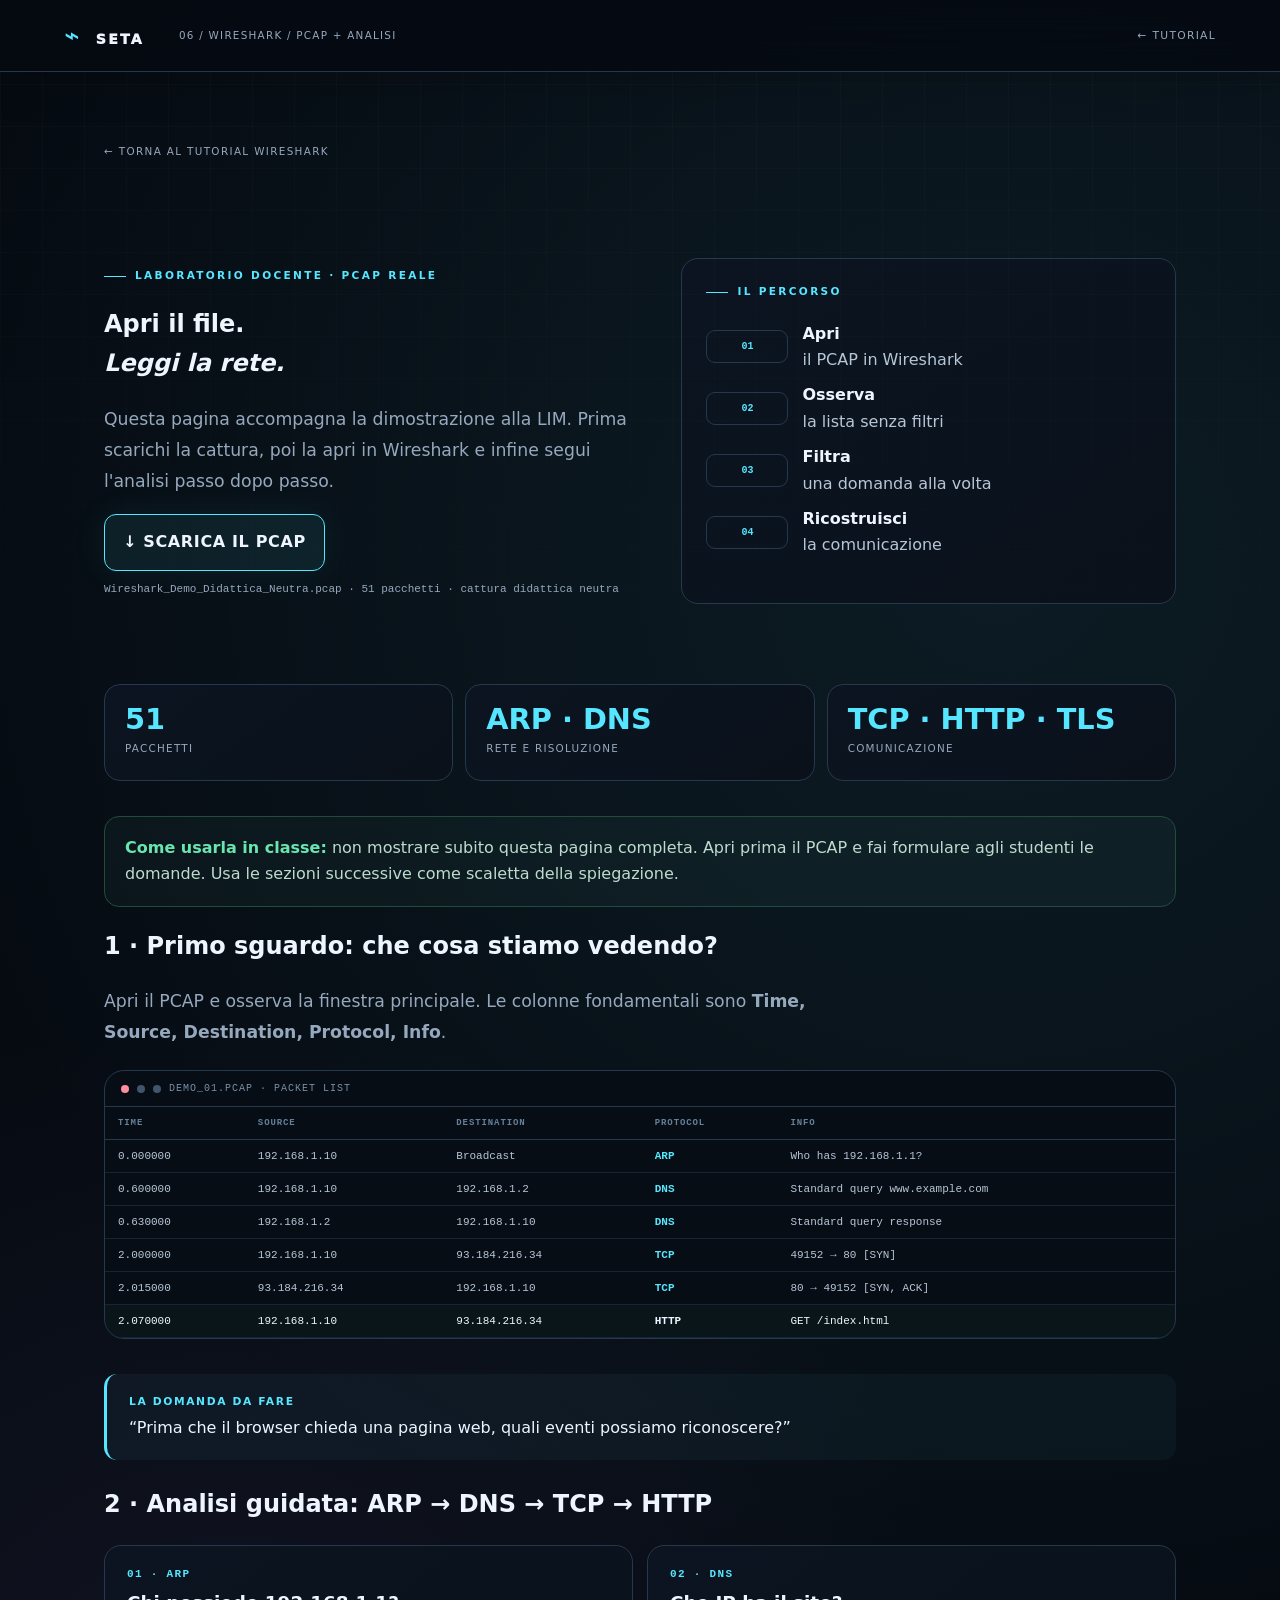
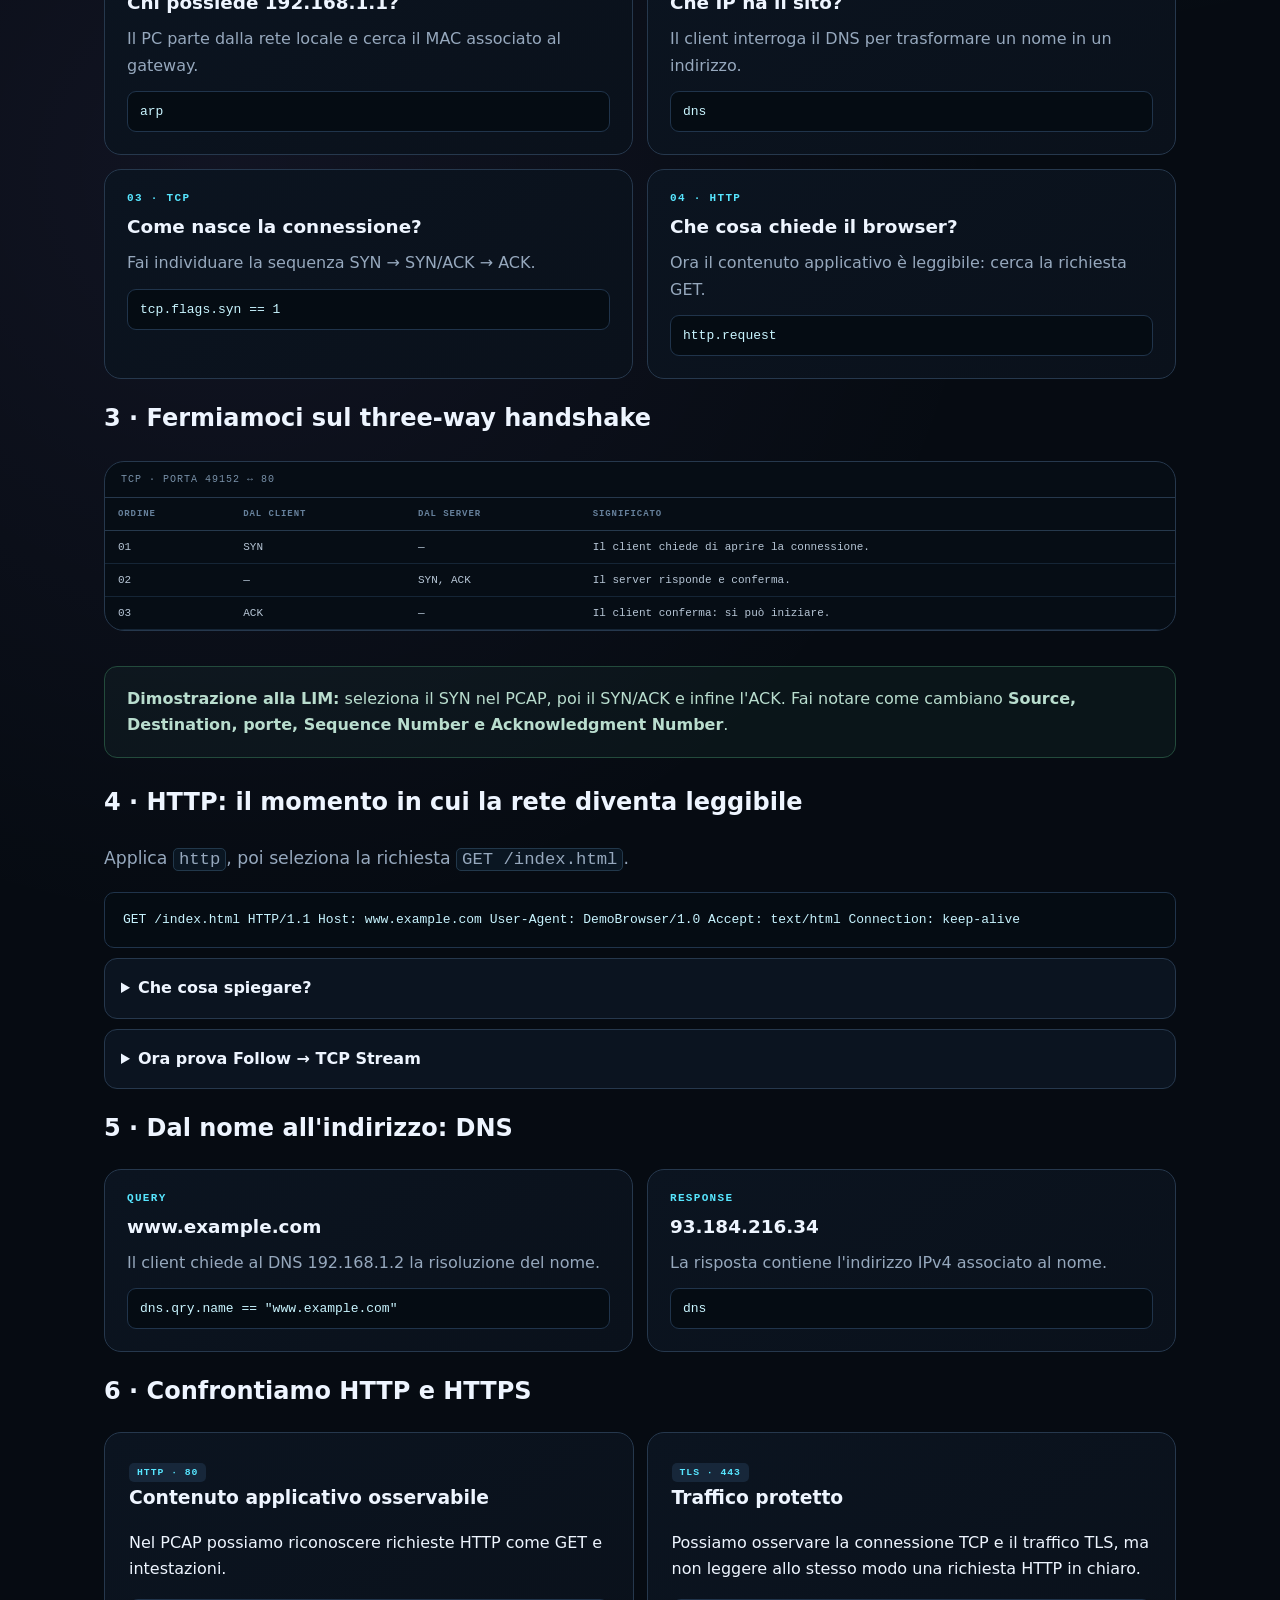
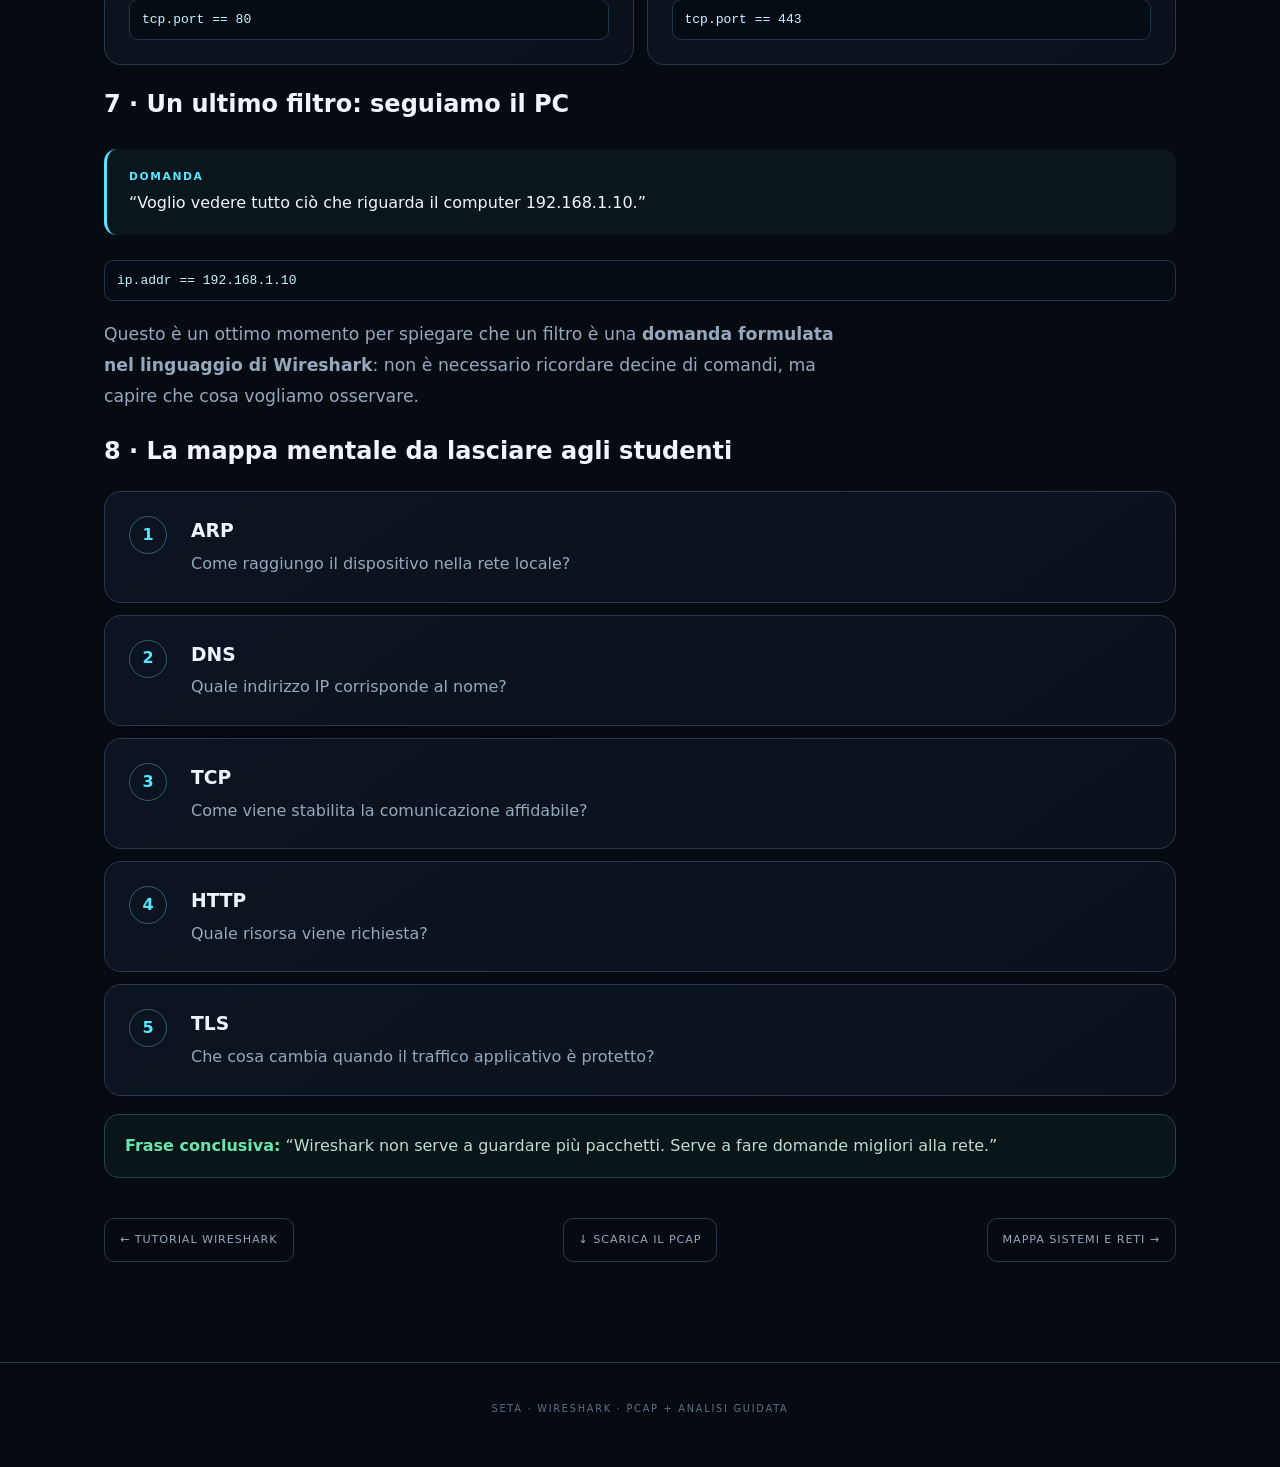
<file: seta/primo-periodo/sistemi/wireshark/demo/index.html>
<!doctype html>
<html lang="it">
<head>
<meta charset="utf-8">
<meta name="viewport" content="width=device-width,initial-scale=1">
<title>Wireshark · PCAP + Analisi guidata · SETA</title>
<link rel="stylesheet" href="../../../../../style.css">
<style>
.demo-hero{padding:34px 0 42px;display:grid;grid-template-columns:1fr .9fr;gap:28px;align-items:center}
.download{display:inline-flex;align-items:center;gap:12px;padding:14px 18px;border:1px solid var(--accent);border-radius:12px;background:rgba(87,230,255,.08);color:var(--text);text-decoration:none;font-weight:900;letter-spacing:.04em;box-shadow:0 0 35px rgba(87,230,255,.08)}
.download:hover{background:rgba(87,230,255,.14);transform:translateY(-2px)}
.file-meta{margin-top:12px;color:var(--muted);font:11px ui-monospace,monospace}
.panel-grid{display:grid;grid-template-columns:repeat(3,1fr);gap:12px;margin:22px 0 35px}
.metric{border:1px solid var(--line);border-radius:16px;padding:20px;background:linear-gradient(145deg,var(--panel),var(--panel3))}
.metric strong{font-size:1.8rem;color:var(--accent);display:block;line-height:1}.metric span{font-size:.65rem;letter-spacing:.12em;color:var(--muted)}
.stage{position:relative;border:1px solid var(--line);border-radius:20px;background:#060d15;overflow:hidden;margin:22px 0 35px}
.stage-head{padding:12px 16px;border-bottom:1px solid var(--line);display:flex;align-items:center;gap:8px;font:10px ui-monospace,monospace;color:#7890a8;letter-spacing:.1em}
.dot{width:8px;height:8px;border-radius:50%;background:#40556b}.dot.red{background:var(--danger)}
.packet-table{width:100%;border-collapse:collapse;font:11px ui-monospace,monospace}
.packet-table th{text-align:left;color:#66809b;font-size:9px;letter-spacing:.1em;padding:11px 13px;border-bottom:1px solid #26394d}
.packet-table td{padding:10px 13px;border-bottom:1px solid #152536;color:#b7c6d6}
.packet-table tr:hover td{background:rgba(87,230,255,.045)}
.packet-table .proto{color:var(--accent);font-weight:800}.packet-table .important td{color:#e8f7ff;background:rgba(105,229,176,.035)}
.callout{border:1px solid #234b3c;background:rgba(105,229,176,.045);border-radius:15px;padding:18px 20px;margin:18px 0;color:#bddbce}
.callout b{color:var(--ok)}
.analysis-grid{display:grid;grid-template-columns:1fr 1fr;gap:14px}
.analysis-card{border:1px solid var(--line);border-radius:17px;padding:22px;background:linear-gradient(145deg,var(--panel),var(--panel3))}
.analysis-card .num{font:900 11px ui-monospace,monospace;color:var(--accent);letter-spacing:.12em}
.analysis-card h3{margin:8px 0 8px;font-size:1.15rem}.analysis-card p{color:var(--muted);margin:0 0 12px}
.filter-big{font:13px ui-monospace,monospace;color:#c9f5ff;background:#050c13;border:1px solid #20344b;border-radius:9px;padding:12px;overflow:auto}
.sequence{display:grid;gap:9px;margin:20px 0}.seq{display:grid;grid-template-columns:82px 1fr;gap:14px;align-items:center}.seq .label{padding:10px;border:1px solid var(--line);border-radius:9px;text-align:center;font:800 10px ui-monospace,monospace;color:var(--accent)}.seq .desc{color:#b7c6d6}.seq .desc b{color:var(--text)}
details{border:1px solid var(--line);border-radius:13px;background:var(--panel);margin:10px 0;padding:0 16px}
details summary{cursor:pointer;padding:16px 0;font-weight:800;color:var(--text)}
details p{color:var(--muted);padding-bottom:14px;margin:0}
.nav-demo{display:flex;justify-content:space-between;gap:12px;margin-top:40px}.nav-demo a{padding:12px 15px;border:1px solid var(--line);border-radius:10px;text-decoration:none;color:var(--muted);font-size:.7rem;letter-spacing:.08em}.nav-demo a:hover{border-color:var(--accent);color:var(--accent)}
@media(max-width:800px){.demo-hero{grid-template-columns:1fr}.panel-grid,.analysis-grid{grid-template-columns:1fr}.packet-table{min-width:760px}.stage{overflow:auto}}
</style>
</head>
<body>
<header>
<a class="logo" href="../../../../../index.html"><b>⌁</b> SETA</a>
<div class="crumb">06 / WIRESHARK / PCAP + ANALISI</div>
<a class="backtop" style="margin-left:auto" href="../index.html">← TUTORIAL</a>
</header>

<main class="page">
<a class="back" href="../index.html">← TORNA AL TUTORIAL WIRESHARK</a>

<section class="demo-hero">
<div>
<div class="eyebrow">LABORATORIO DOCENTE · PCAP REALE</div>
<h1>Apri il file.<br><em>Leggi la rete.</em></h1>
<p class="lead">Questa pagina accompagna la dimostrazione alla LIM. Prima scarichi la cattura, poi la apri in Wireshark e infine segui l'analisi passo dopo passo.</p>
<a class="download" href="Wireshark_Demo_Didattica_Neutra.pcap" download>↓ SCARICA IL PCAP</a>
<div class="file-meta">Wireshark_Demo_Didattica_Neutra.pcap · 51 pacchetti · cattura didattica neutra</div>
</div>
<div class="card">
<div class="eyebrow">IL PERCORSO</div>
<div class="sequence">
<div class="seq"><div class="label">01</div><div class="desc"><b>Apri</b><br>il PCAP in Wireshark</div></div>
<div class="seq"><div class="label">02</div><div class="desc"><b>Osserva</b><br>la lista senza filtri</div></div>
<div class="seq"><div class="label">03</div><div class="desc"><b>Filtra</b><br>una domanda alla volta</div></div>
<div class="seq"><div class="label">04</div><div class="desc"><b>Ricostruisci</b><br>la comunicazione</div></div>
</div>
</div>
</section>

<div class="panel-grid">
<div class="metric"><strong>51</strong><span>PACCHETTI</span></div>
<div class="metric"><strong>ARP · DNS</strong><span>RETE E RISOLUZIONE</span></div>
<div class="metric"><strong>TCP · HTTP · TLS</strong><span>COMUNICAZIONE</span></div>
</div>

<div class="callout"><b>Come usarla in classe:</b> non mostrare subito questa pagina completa. Apri prima il PCAP e fai formulare agli studenti le domande. Usa le sezioni successive come scaletta della spiegazione.</div>

<h2>1 · Primo sguardo: che cosa stiamo vedendo?</h2>
<p class="lead">Apri il PCAP e osserva la finestra principale. Le colonne fondamentali sono <b>Time, Source, Destination, Protocol, Info</b>.</p>

<div class="stage">
<div class="stage-head"><span class="dot red"></span><span class="dot"></span><span class="dot"></span> DEMO_01.PCAP · PACKET LIST</div>
<table class="packet-table">
<thead><tr><th>TIME</th><th>SOURCE</th><th>DESTINATION</th><th>PROTOCOL</th><th>INFO</th></tr></thead>
<tbody>
<tr><td>0.000000</td><td>192.168.1.10</td><td>Broadcast</td><td class="proto">ARP</td><td>Who has 192.168.1.1?</td></tr>
<tr><td>0.600000</td><td>192.168.1.10</td><td>192.168.1.2</td><td class="proto">DNS</td><td>Standard query www.example.com</td></tr>
<tr><td>0.630000</td><td>192.168.1.2</td><td>192.168.1.10</td><td class="proto">DNS</td><td>Standard query response</td></tr>
<tr><td>2.000000</td><td>192.168.1.10</td><td>93.184.216.34</td><td class="proto">TCP</td><td>49152 → 80 [SYN]</td></tr>
<tr><td>2.015000</td><td>93.184.216.34</td><td>192.168.1.10</td><td class="proto">TCP</td><td>80 → 49152 [SYN, ACK]</td></tr>
<tr class="important"><td>2.070000</td><td>192.168.1.10</td><td>93.184.216.34</td><td class="proto">HTTP</td><td>GET /index.html</td></tr>
</tbody>
</table>
</div>

<div class="definition"><strong>LA DOMANDA DA FARE</strong><p>“Prima che il browser chieda una pagina web, quali eventi possiamo riconoscere?”</p></div>

<h2>2 · Analisi guidata: ARP → DNS → TCP → HTTP</h2>
<div class="analysis-grid">
<div class="analysis-card"><div class="num">01 · ARP</div><h3>Chi possiede 192.168.1.1?</h3><p>Il PC parte dalla rete locale e cerca il MAC associato al gateway.</p><div class="filter-big">arp</div></div>
<div class="analysis-card"><div class="num">02 · DNS</div><h3>Che IP ha il sito?</h3><p>Il client interroga il DNS per trasformare un nome in un indirizzo.</p><div class="filter-big">dns</div></div>
<div class="analysis-card"><div class="num">03 · TCP</div><h3>Come nasce la connessione?</h3><p>Fai individuare la sequenza SYN → SYN/ACK → ACK.</p><div class="filter-big">tcp.flags.syn == 1</div></div>
<div class="analysis-card"><div class="num">04 · HTTP</div><h3>Che cosa chiede il browser?</h3><p>Ora il contenuto applicativo è leggibile: cerca la richiesta GET.</p><div class="filter-big">http.request</div></div>
</div>

<h2>3 · Fermiamoci sul three-way handshake</h2>
<div class="stage">
<div class="stage-head">TCP · PORTA 49152 ↔ 80</div>
<table class="packet-table">
<thead><tr><th>ORDINE</th><th>DAL CLIENT</th><th>DAL SERVER</th><th>SIGNIFICATO</th></tr></thead>
<tbody>
<tr><td>01</td><td>SYN</td><td>—</td><td>Il client chiede di aprire la connessione.</td></tr>
<tr><td>02</td><td>—</td><td>SYN, ACK</td><td>Il server risponde e conferma.</td></tr>
<tr><td>03</td><td>ACK</td><td>—</td><td>Il client conferma: si può iniziare.</td></tr>
</tbody>
</table>
</div>

<div class="tip"><b>Dimostrazione alla LIM:</b> seleziona il SYN nel PCAP, poi il SYN/ACK e infine l'ACK. Fai notare come cambiano <b>Source, Destination, porte, Sequence Number e Acknowledgment Number</b>.</div>

<h2>4 · HTTP: il momento in cui la rete diventa leggibile</h2>
<p class="lead">Applica <code>http</code>, poi seleziona la richiesta <code>GET /index.html</code>.</p>
<div class="code">GET /index.html HTTP/1.1
Host: www.example.com
User-Agent: DemoBrowser/1.0
Accept: text/html
Connection: keep-alive</div>

<details><summary>Che cosa spiegare?</summary><p><b>GET</b> indica una richiesta di una risorsa. <b>Host</b> identifica il sito richiesto. Il traffico HTTP non cifrato permette di osservare queste informazioni nella cattura.</p></details>

<details><summary>Ora prova Follow → TCP Stream</summary><p>Fai clic destro su un segmento della conversazione e usa <b>Follow → TCP Stream</b>. Lo scopo è far vedere la differenza tra una lista di pacchetti e una comunicazione ricostruita.</p></details>

<h2>5 · Dal nome all'indirizzo: DNS</h2>
<div class="analysis-grid">
<div class="analysis-card"><div class="num">QUERY</div><h3>www.example.com</h3><p>Il client chiede al DNS 192.168.1.2 la risoluzione del nome.</p><div class="filter-big">dns.qry.name == "www.example.com"</div></div>
<div class="analysis-card"><div class="num">RESPONSE</div><h3>93.184.216.34</h3><p>La risposta contiene l'indirizzo IPv4 associato al nome.</p><div class="filter-big">dns</div></div>
</div>

<h2>6 · Confrontiamo HTTP e HTTPS</h2>
<div class="compare">
<div class="card"><span class="tag">HTTP · 80</span><h3>Contenuto applicativo osservabile</h3><p>Nel PCAP possiamo riconoscere richieste HTTP come GET e intestazioni.</p><div class="filter-big">tcp.port == 80</div></div>
<div class="card"><span class="tag">TLS · 443</span><h3>Traffico protetto</h3><p>Possiamo osservare la connessione TCP e il traffico TLS, ma non leggere allo stesso modo una richiesta HTTP in chiaro.</p><div class="filter-big">tcp.port == 443</div></div>
</div>

<h2>7 · Un ultimo filtro: seguiamo il PC</h2>
<div class="definition"><strong>DOMANDA</strong><p>“Voglio vedere tutto ciò che riguarda il computer 192.168.1.10.”</p></div>
<div class="filter-big">ip.addr == 192.168.1.10</div>
<p class="lead">Questo è un ottimo momento per spiegare che un filtro è una <b>domanda formulata nel linguaggio di Wireshark</b>: non è necessario ricordare decine di comandi, ma capire che cosa vogliamo osservare.</p>

<h2>8 · La mappa mentale da lasciare agli studenti</h2>
<div class="steps">
<div class="step" data-n="1"><div><h3>ARP</h3><p>Come raggiungo il dispositivo nella rete locale?</p></div></div>
<div class="step" data-n="2"><div><h3>DNS</h3><p>Quale indirizzo IP corrisponde al nome?</p></div></div>
<div class="step" data-n="3"><div><h3>TCP</h3><p>Come viene stabilita la comunicazione affidabile?</p></div></div>
<div class="step" data-n="4"><div><h3>HTTP</h3><p>Quale risorsa viene richiesta?</p></div></div>
<div class="step" data-n="5"><div><h3>TLS</h3><p>Che cosa cambia quando il traffico applicativo è protetto?</p></div></div>
</div>

<div class="callout"><b>Frase conclusiva:</b> “Wireshark non serve a guardare più pacchetti. Serve a fare domande migliori alla rete.”</div>

<div class="nav-demo">
<a href="../index.html">← TUTORIAL WIRESHARK</a>
<a href="Wireshark_Demo_Didattica_Neutra.pcap">↓ SCARICA IL PCAP</a>
<a href="../../index.html">MAPPA SISTEMI E RETI →</a>
</div>
</main>
<footer>SETA · WIRESHARK · PCAP + ANALISI GUIDATA</footer>
</body>
</html>
</file>
<file: style.css>
:root{
 --bg:#060b12;--panel:#0b1420;--panel2:#101c2b;--panel3:#0a111b;
 --line:#26384d;--text:#eef5ff;--muted:#96a8bd;--accent:#57e6ff;--accent2:#a98cff;
 --ok:#69e5b0;--warn:#ffd46a;--danger:#ff8d9d;
}
*{box-sizing:border-box}html{scroll-behavior:smooth}body{margin:0;background:var(--bg);color:var(--text);font-family:Inter,system-ui,-apple-system,Segoe UI,sans-serif;line-height:1.65}
body:before{content:"";position:fixed;inset:0;pointer-events:none;background-image:linear-gradient(rgba(255,255,255,.022) 1px,transparent 1px),linear-gradient(90deg,rgba(255,255,255,.022) 1px,transparent 1px);background-size:42px 42px;mask-image:linear-gradient(#000,transparent 88%)}
a{color:inherit}header{height:72px;position:sticky;top:0;z-index:20;display:flex;align-items:center;padding:0 clamp(18px,5vw,72px);border-bottom:1px solid var(--line);background:rgba(6,11,18,.9);backdrop-filter:blur(18px)}
.logo{font-weight:950;letter-spacing:.16em;text-decoration:none}.logo b{color:var(--accent);font-size:1.6rem;margin-right:7px}.crumb{margin-left:35px;color:var(--muted);font-size:.65rem;letter-spacing:.12em}.nav{margin-left:auto;display:flex;gap:22px}.nav a,.backtop{font-size:.67rem;letter-spacing:.12em;color:var(--muted);text-decoration:none}.nav a:hover,.backtop:hover{color:var(--accent)}
.wrap,.page{max-width:1120px;margin:auto;padding:65px 24px 100px}.hero{max-width:850px;padding:35px 0 60px}.eyebrow{font-size:.66rem;letter-spacing:.22em;font-weight:900;color:var(--accent);margin-bottom:18px}.hero h1,.page>h1{font-size:clamp(3rem,7vw,6.2rem);line-height:.94;letter-spacing:-.06em;margin:0 0 25px}.hero h1 em,.page>h1 em{font-style:normal;background:linear-gradient(90deg,var(--accent),var(--accent2));-webkit-background-clip:text;color:transparent}.lead{font-size:1.08rem;color:var(--muted);max-width:760px;line-height:1.8}
.section{margin-top:45px}.section-title{display:flex;justify-content:space-between;gap:30px;align-items:end;margin-bottom:20px}.section-title h2{font-size:2rem;letter-spacing:-.04em;margin:0}.section-title p{max-width:430px;color:var(--muted);margin:0}
.toc{display:grid;grid-template-columns:repeat(3,1fr);gap:12px}.toc a{padding:21px;border:1px solid var(--line);border-radius:17px;background:linear-gradient(145deg,var(--panel),var(--panel3));text-decoration:none;transition:.2s}.toc a:hover{border-color:#49647f;transform:translateY(-3px)}.toc small{color:var(--accent);font-weight:900}.toc strong{display:block;margin-top:8px}.toc span{display:block;color:var(--muted);font-size:.88rem;margin-top:3px}
.definition,.tip,.warning{padding:19px 22px;border-radius:13px;margin:25px 0}.definition{border-left:3px solid var(--accent);background:rgba(87,230,255,.045)}.tip{border:1px solid #234b3c;background:rgba(105,229,176,.045);color:#b9ddce}.warning{border:1px solid #514725;background:rgba(255,212,106,.045);color:#ddd0aa}.definition strong{display:block;color:var(--accent);font-size:.67rem;letter-spacing:.15em}.definition p{margin:4px 0 0}
.back{display:inline-block;color:var(--muted);text-decoration:none;font-size:.65rem;letter-spacing:.13em;margin-bottom:48px}.back:hover{color:var(--accent)}
.lesson{display:grid;grid-template-columns:220px 1fr;gap:34px;margin:35px 0}.side{border-right:1px solid var(--line);padding-right:24px}.side b{font-size:.66rem;letter-spacing:.14em;color:var(--accent)}.side p{font-size:.88rem;color:var(--muted)}.content h2{font-size:1.6rem;margin:0 0 12px}.content h3{font-size:1.1rem;margin:28px 0 8px}.content p,.content li{color:#b8c5d4}.content li{margin:7px 0}
.card,.detail,.simulator,.concept,.step{border:1px solid var(--line);border-radius:17px;background:linear-gradient(145deg,var(--panel),var(--panel3));padding:24px}.card{margin:16px 0}.card h3{margin:0 0 7px}.compare{display:grid;grid-template-columns:1fr 1fr;gap:13px}.compare .card{margin:0}.tag{display:inline-block;padding:4px 8px;border-radius:5px;background:#17273a;color:var(--accent);font:700 .61rem ui-monospace,monospace;letter-spacing:.1em}
.flow{display:flex;align-items:center;justify-content:center;gap:10px;flex-wrap:wrap;padding:28px;border:1px solid var(--line);border-radius:18px;background:var(--panel);margin:24px 0}.device{padding:15px 19px;border:1px solid #3a526e;border-radius:12px;background:var(--panel2);text-align:center}.device b{display:block;color:var(--accent)}.arrow{color:var(--accent2);font-weight:900}
.code{background:#050c13;border:1px solid #20344b;border-radius:10px;padding:16px 18px;overflow:auto;color:#c8f4ff;font:13px/1.7 ui-monospace,SFMono-Regular,Menlo,monospace}.code .comment{color:#60768e}
.tabs{display:flex;gap:7px;flex-wrap:wrap;border-bottom:1px solid var(--line);padding-bottom:10px;margin-bottom:18px}.tab{border:1px solid var(--line);background:var(--panel);color:var(--muted);padding:9px 13px;border-radius:8px;cursor:pointer;font-size:.75rem}.tab[aria-selected=true]{color:var(--text);border-color:var(--accent);background:rgba(87,230,255,.06)}.tabpanel{display:none}.tabpanel.active{display:block}
.accordion{border:1px solid var(--line);border-radius:14px;overflow:hidden;margin:12px 0;background:var(--panel)}.accordion button{width:100%;text-align:left;border:0;background:none;color:var(--text);padding:18px 20px;font-weight:800;cursor:pointer;display:flex;justify-content:space-between}.accordion button span{color:var(--accent)}.accordion .answer{display:none;padding:0 20px 20px;color:var(--muted)}.accordion.open .answer{display:block}
.steps{display:grid;gap:12px}.step{display:grid;grid-template-columns:45px 1fr;gap:17px}.step:before{content:attr(data-n);display:grid;place-items:center;width:36px;height:36px;border-radius:50%;border:1px solid #3b5a73;color:var(--accent);font-weight:900}.step h3{margin:0 0 4px}.step p{margin:0;color:var(--muted)}
.formbox{display:flex;gap:10px;flex-wrap:wrap;align-items:center}.formbox input,.capture-filter{background:#08111b;border:1px solid #2b4057;color:var(--text);padding:12px;border-radius:9px;font:15px ui-monospace,monospace}.formbox button,.filter-list button{border:1px solid var(--line);background:var(--panel2);color:var(--text);padding:11px 14px;border-radius:9px;cursor:pointer;font:700 .7rem ui-monospace,monospace}.formbox button:hover,.filter-list button:hover{border-color:var(--accent)}
.glossary{display:grid;grid-template-columns:repeat(2,1fr);gap:12px}.glossary div{padding:20px;border:1px solid var(--line);border-radius:15px;background:var(--panel)}.glossary b{font-size:1.2rem;color:var(--accent)}.glossary p{margin:5px 0 0;color:var(--muted)}
.capture{border:1px solid #2b4057;border-radius:17px;overflow:hidden;background:#071019;margin:24px 0}.capture-top{padding:12px 14px;border-bottom:1px solid #26394f;display:flex;gap:7px;align-items:center}.capture-top i{width:7px;height:7px;border-radius:50%;background:#53677e}.capture-top b{font-size:.7rem;margin-left:7px}.capture-filter{margin-left:auto;width:min(360px,48%);padding:7px 9px;font-size:11px}.thead,.tr{display:grid;grid-template-columns:.9fr 1.2fr 1.3fr .8fr 1.8fr;padding:10px 14px;font:11px ui-monospace,monospace}.thead{color:#6d8198;font-size:9px;letter-spacing:.1em}.tr{border-top:1px solid #172738;color:#b3c2d3}.tr.active{background:rgba(87,230,255,.045);color:#d8f7ff}.empty{padding:20px;color:var(--muted)}
.filter-list{display:flex;gap:8px;flex-wrap:wrap}.filter-explain{color:var(--muted);font-size:.9rem}
footer{text-align:center;padding:38px 20px;border-top:1px solid var(--line);color:#5d7087;font-size:.61rem;letter-spacing:.18em}
@media(max-width:760px){.crumb,.nav{display:none}.wrap,.page{padding-left:18px;padding-right:18px}.toc,.compare,.glossary{grid-template-columns:1fr}.lesson{grid-template-columns:1fr;gap:12px}.side{border-right:0;border-bottom:1px solid var(--line);padding:0 0 14px}.section-title{display:block}.section-title p{margin-top:8px}.capture{overflow:auto}.thead,.tr{min-width:700px}.capture-filter{width:44%}}
@media(prefers-reduced-motion:reduce){*{scroll-behavior:auto}}

.visual-hero{display:grid;grid-template-columns:1.05fr .95fr;gap:35px;align-items:center;margin:30px 0 65px}.visual-hero img{width:100%;display:block;border:1px solid var(--line);border-radius:24px;background:#09111d;box-shadow:0 25px 80px rgba(0,0,0,.35)}
.image-card{border:1px solid var(--line);border-radius:20px;background:linear-gradient(145deg,#0d1826,#071019);padding:12px;overflow:hidden}.image-card img{display:block;width:100%;border-radius:13px}.caption{font-size:.72rem;color:var(--muted);padding:12px 10px 4px}.caption b{color:var(--text)}
.reveal{opacity:0;transform:translateY(18px);transition:opacity .7s ease,transform .7s ease}.reveal.visible{opacity:1;transform:none}
.packet-river{height:90px;position:relative;overflow:hidden;border:1px solid var(--line);border-radius:16px;background:linear-gradient(90deg,#071019,#0c1825,#071019);margin:25px 0}.packet-river:before{content:"";position:absolute;left:3%;right:3%;top:50%;border-top:2px dashed #2d4560}.packet-dot{position:absolute;top:calc(50% - 5px);width:10px;height:10px;border-radius:50%;background:var(--accent);box-shadow:0 0 18px var(--accent);animation:packetmove 4s linear infinite}.packet-dot:nth-child(2){animation-delay:1.2s}.packet-dot:nth-child(3){animation-delay:2.4s}.packet-dot:nth-child(4){animation-delay:3.2s}@keyframes packetmove{0%{left:-2%;opacity:0}10%{opacity:1}90%{opacity:1}100%{left:102%;opacity:0}}
.callout-grid{display:grid;grid-template-columns:repeat(3,1fr);gap:12px}.callout-grid .card{margin:0}.stat{font-size:2rem;font-weight:900;color:var(--accent);line-height:1}.mini-label{font-size:.63rem;color:var(--muted);letter-spacing:.13em;text-transform:uppercase;margin-top:7px}
@media(max-width:800px){.visual-hero{grid-template-columns:1fr}.callout-grid{grid-template-columns:1fr}}


/* ===== SETA v6 · PREMIUM VISUAL LAYER ===== */
body{
  background:
    radial-gradient(circle at 78% 12%,rgba(87,230,255,.08),transparent 26%),
    radial-gradient(circle at 18% 38%,rgba(169,140,255,.07),transparent 25%),
    var(--bg);
}
header{box-shadow:0 12px 40px rgba(0,0,0,.18)}
.logo{font-size:.88rem}
.visual-hero{min-height:590px;position:relative}
.visual-hero > div:first-child{position:relative;z-index:2}
.visual-hero h1{font-size:clamp(3.7rem,7.5vw,7.5rem);text-wrap:balance}
.visual-hero .lead{font-size:1.15rem}
.visual-hero img{
  filter:saturate(1.15) contrast(1.05);
  box-shadow:0 0 0 1px rgba(87,230,255,.08),0 35px 110px rgba(0,0,0,.5);
  animation:heroFloat 7s ease-in-out infinite;
}
.visual-hero:after{
  content:"";
  position:absolute;right:31%;top:7%;width:160px;height:160px;border:1px solid rgba(87,230,255,.13);
  border-radius:50%;box-shadow:0 0 80px rgba(87,230,255,.08);
  animation:orbitPulse 5s ease-in-out infinite;
}
@keyframes heroFloat{0%,100%{transform:translateY(0) rotate(.15deg)}50%{transform:translateY(-10px) rotate(-.15deg)}}
@keyframes orbitPulse{0%,100%{transform:scale(.92);opacity:.35}50%{transform:scale(1.08);opacity:.8}}
.eyebrow:before{content:"";display:inline-block;width:22px;height:1px;background:currentColor;vertical-align:middle;margin-right:9px}
.toc a{position:relative;overflow:hidden;min-height:145px}
.toc a:after{content:"↗";position:absolute;right:17px;bottom:14px;color:#405a73;font-size:1.2rem;transition:.25s}
.toc a:hover:after{color:var(--accent);transform:translate(3px,-3px)}
.toc a:hover{box-shadow:0 16px 45px rgba(0,0,0,.25),0 0 0 1px rgba(87,230,255,.08)}
.packet-river{height:110px}
.packet-river:after{
 content:"DATI";position:absolute;left:50%;top:50%;transform:translate(-50%,-50%);
 font:800 .58rem ui-monospace,monospace;letter-spacing:.3em;color:#3e5870;pointer-events:none
}
.section{scroll-margin-top:100px}
.image-card{box-shadow:0 25px 70px rgba(0,0,0,.25)}
.image-card img{transition:transform .6s ease,filter .6s ease}
.image-card:hover img{transform:scale(1.015);filter:brightness(1.08) saturate(1.08)}
.premium-strip{
  display:grid;grid-template-columns:repeat(4,1fr);gap:10px;margin:30px 0 10px
}
.premium-chip{
  border:1px solid var(--line);border-radius:14px;padding:15px 16px;background:rgba(10,17,27,.72);
  backdrop-filter:blur(10px);transition:.25s
}
.premium-chip:hover{transform:translateY(-4px);border-color:#45637f}
.premium-chip b{display:block;font-size:1.15rem}.premium-chip span{color:var(--muted);font-size:.72rem}
.hero-kicker{display:flex;gap:8px;flex-wrap:wrap;margin:0 0 22px}
.hero-kicker span{
  padding:6px 9px;border:1px solid #263d55;border-radius:999px;background:rgba(8,17,27,.75);
  color:#8ea4bb;font:700 .59rem ui-monospace,monospace;letter-spacing:.1em
}
.hero-kicker span:first-child{color:var(--accent);border-color:rgba(87,230,255,.28)}
.section-title h2{font-size:clamp(1.8rem,4vw,2.7rem)}
@media(max-width:800px){.premium-strip{grid-template-columns:repeat(2,1fr)}}
@media(max-width:520px){.premium-strip{grid-template-columns:1fr}.visual-hero{min-height:auto}}
@media(prefers-reduced-motion:reduce){
 .visual-hero img,.visual-hero:after{animation:none}
}


/* =========================================================
   SETA v7 · MOBILE-FIRST RESPONSIVE SYSTEM
   The desktop visual identity is preserved; narrow screens
   receive a dedicated reading/navigation experience.
   ========================================================= */

html { scroll-behavior:smooth; }
* { box-sizing:border-box; }
img,svg { max-width:100%; height:auto; }

.mobile-menu-toggle{
  display:none;
  appearance:none;border:1px solid var(--line);background:rgba(8,15,24,.88);
  color:var(--text);border-radius:12px;width:44px;height:44px;font-size:1.2rem;
  cursor:pointer;
}
.mobile-progress{
  position:fixed;left:0;top:0;height:3px;width:0;z-index:9999;
  background:linear-gradient(90deg,var(--accent),#a98cff);
  box-shadow:0 0 14px rgba(87,230,255,.45);
}
.mobile-back{
  display:none;
  color:var(--muted);text-decoration:none;font-size:.72rem;
  margin:10px 0 22px;
}
.tutorial-step{
  border:1px solid var(--line);border-radius:18px;padding:20px;
  background:rgba(10,17,27,.72);margin:14px 0;
}
.tutorial-step .step-number{
  display:inline-grid;place-items:center;width:30px;height:30px;border-radius:50%;
  border:1px solid #31516c;color:var(--accent);font:700 .7rem ui-monospace,monospace;
  margin-bottom:10px;
}
.code-scroll{
  overflow-x:auto;-webkit-overflow-scrolling:touch;max-width:100%;
}
.code-scroll pre{min-width:max-content;}
.table-scroll{overflow-x:auto;-webkit-overflow-scrolling:touch;max-width:100%;}
.table-scroll table{min-width:620px;}
.tap-target{min-height:44px;}

@media (max-width: 760px){
  body{overflow-x:hidden;}
  header{
    position:sticky;top:0;z-index:1000;
    padding:10px 14px;
    backdrop-filter:blur(18px);
  }
  header .nav{
    display:none;
    position:absolute;left:10px;right:10px;top:64px;
    flex-direction:column;gap:5px;padding:10px;
    background:rgba(7,13,21,.97);border:1px solid var(--line);
    border-radius:18px;box-shadow:0 25px 70px rgba(0,0,0,.5);
  }
  header .nav.open{display:flex;}
  header .nav a{
    padding:14px 13px;border-radius:11px;
    font-size:.72rem;background:rgba(255,255,255,.025);
  }
  .mobile-menu-toggle{display:block;}
  .logo{font-size:.82rem;}
  header{display:flex;align-items:center;justify-content:space-between;}

  .wrap{width:min(100% - 28px,680px);margin-inline:auto;}
  main.wrap{padding-top:22px;}

  .mobile-back{display:inline-block;}

  .visual-hero{
    display:flex;flex-direction:column;
    min-height:auto!important;gap:28px;padding-top:10px;
  }
  .visual-hero h1{
    font-size:clamp(2.55rem,13vw,4.4rem);
    line-height:.96;letter-spacing:-.055em;
  }
  .visual-hero .lead{font-size:1rem;line-height:1.62;}
  .hero-kicker{gap:6px;margin-bottom:16px;}
  .hero-kicker span{font-size:.54rem;padding:6px 8px;}
  .visual-hero:after{display:none;}
  .visual-hero img{
    width:100%;max-height:340px;object-fit:contain;
    animation:none;
  }

  .premium-strip{grid-template-columns:repeat(2,1fr);gap:8px;margin:20px 0 0;}
  .premium-chip{padding:13px 12px;border-radius:13px;}
  .premium-chip b{font-size:1rem;}
  .premium-chip span{font-size:.61rem;}

  .packet-river{height:72px;margin:18px 0;}
  .section{margin-block:48px;scroll-margin-top:82px;}
  .section-title{display:block!important;}
  .section-title h2{font-size:1.9rem;line-height:1.08;}
  .section-title p{font-size:.92rem;line-height:1.6;}

  .toc{display:grid!important;grid-template-columns:1fr!important;gap:10px!important;}
  .toc a{
    min-height:108px!important;padding:18px!important;
    display:flex;flex-direction:column;justify-content:center;
  }
  .toc a small{font-size:.62rem;}
  .toc a strong{font-size:1.08rem;}
  .toc a span{font-size:.74rem;line-height:1.4;}

  .callout-grid{grid-template-columns:1fr!important;gap:10px!important;}
  .card{padding:20px!important;}
  .image-card{border-radius:18px;overflow:hidden;}
  .image-card img{width:100%;display:block;}
  .caption{padding:15px!important;font-size:.78rem!important;line-height:1.55;}

  /* Generic content grids collapse cleanly. */
  .grid,.cards,.two-col,.three-col,.columns,.content-grid,.feature-grid{
    grid-template-columns:1fr!important;
  }
  .sidebar,.aside{position:static!important;width:auto!important;}
  .container,.content,.page,.article{
    width:100%!important;max-width:100%!important;
  }

  /* Prevent long technical strings from widening the viewport. */
  p,h1,h2,h3,h4,li,a,span,div{overflow-wrap:anywhere;}
  pre,code{font-size:.78rem;}
  pre{max-width:100%;overflow-x:auto;-webkit-overflow-scrolling:touch;}

  /* Tables remain readable by horizontal scrolling rather than shrinking. */
  table{font-size:.76rem;}
  .table-wrap, .table-scroll{overflow-x:auto;max-width:100%;}

  /* Interactive controls become finger-friendly. */
  button,.button,.btn,input,select{
    min-height:44px;
  }
  button{touch-action:manipulation;}
  input,select{max-width:100%;}

  /* SVG/diagram containers should never crop their artwork. */
  .diagram,.diagram-wrap,.visual,.visual-wrap,.svg-wrap{
    width:100%!important;overflow:hidden!important;
  }
  .diagram svg,.diagram-wrap svg,.visual svg,.visual-wrap svg,.svg-wrap svg{
    width:100%!important;height:auto!important;display:block;
  }

  footer{
    padding:28px 14px!important;
    font-size:.6rem!important;
    line-height:1.6;
    text-align:center;
  }
}

@media (max-width: 430px){
  .wrap{width:min(100% - 22px,680px);}
  main.wrap{padding-top:16px;}
  .visual-hero h1{font-size:clamp(2.45rem,14vw,3.7rem);}
  .premium-strip{grid-template-columns:1fr 1fr;}
  .section{margin-block:40px;}
  .section-title h2{font-size:1.7rem;}
  .toc a{min-height:100px!important;}
}

@media (prefers-reduced-motion:reduce){
  html{scroll-behavior:auto;}
  *,*::before,*::after{
    animation-duration:.001ms!important;
    animation-iteration-count:1!important;
    transition-duration:.001ms!important;
  }
}

/* SETA v8 */


/* ===== SETA v9 · visual learning components ===== */
.visual-learning{margin-block:56px}
.visual-grid{display:grid;grid-template-columns:1fr 1fr;gap:18px}
.visual-panel{background:rgba(9,17,27,.82);border:1px solid var(--line);border-radius:22px;overflow:hidden;transition:.3s}
.visual-panel:hover{transform:translateY(-5px);box-shadow:0 25px 60px rgba(0,0,0,.3)}
.visual-panel.wide{grid-column:1/-1}
.visual-panel img{display:block;width:100%;background:#07111c}
.visual-panel div{padding:20px}
.visual-panel b{font-size:1.25rem}.visual-panel p{color:var(--muted);line-height:1.6}
.concept-grid{display:grid;grid-template-columns:repeat(4,1fr);gap:12px;margin:20px 0}
.interactive-card{margin-top:20px;padding:25px;border:1px solid #29445b;border-radius:22px;background:linear-gradient(145deg,rgba(10,25,38,.95),rgba(12,17,30,.9));box-shadow:0 20px 60px rgba(0,0,0,.2)}
.choice-row{display:flex;flex-wrap:wrap;gap:10px;margin:18px 0}
.choice,.action-button{border:1px solid #31516a;background:#0d1d2b;color:#dcebf4;padding:13px 16px;border-radius:12px;cursor:pointer;min-height:46px;font-weight:650}
.choice:hover,.action-button:hover{border-color:var(--accent);transform:translateY(-2px)}
.choice.correct{border-color:#57e6ff;box-shadow:0 0 0 2px rgba(87,230,255,.12)}
.choice.wrong{border-color:#a98cff;opacity:.8}
.feedback{color:#91a8bb;line-height:1.55}
.service-cards{display:grid;grid-template-columns:1fr 1fr;gap:12px;margin-top:20px}
.service-cards details{background:rgba(9,17,27,.82);border:1px solid var(--line);border-radius:18px;padding:17px 18px}
.service-cards summary{cursor:pointer;list-style:none;display:flex;justify-content:space-between;gap:14px;align-items:center}
.service-cards summary::-webkit-details-marker{display:none}
.service-cards summary b{font-size:1.2rem}.service-cards summary span{color:var(--muted);font-size:.76rem;text-align:right}
.service-cards details p{color:var(--muted);line-height:1.65}
.mini-flow{padding:12px;border:1px dashed #34556c;border-radius:12px;font-family:monospace;color:#57e6ff}
code{border:1px solid #22384b;background:#0a1622;border-radius:5px;padding:1px 5px}
@media(max-width:760px){
 .visual-grid,.service-cards,.concept-grid{grid-template-columns:1fr}
 .visual-panel.wide{grid-column:auto}
 .interactive-card{padding:18px}
 .choice-row{display:grid;grid-template-columns:1fr}
 .choice,.action-button{width:100%;text-align:left}
 .service-cards summary{align-items:flex-start;flex-direction:column}
 .service-cards summary span{text-align:left}
}

/* ===== SETA v10 · VISIBLE VISUAL CONTENT ===== */
.visual-learning{opacity:1!important;visibility:visible!important}
.role-layout{display:grid;grid-template-columns:.72fr 1.28fr;gap:22px;align-items:center}
.role-copy{padding:8px 4px}
.role-copy h2{font-size:clamp(1.8rem,3vw,2.8rem);margin:.5rem 0 1rem}
.role-copy p{line-height:1.7;color:#c7d5df}
.role-copy img{width:100%}
.role-layout>img{width:100%;border:1px solid #263f56;border-radius:18px;background:#07111c;box-shadow:0 20px 55px rgba(0,0,0,.35)}
.role-points{display:flex;flex-wrap:wrap;gap:8px;margin:18px 0}
.role-points span{border:1px solid #29455c;background:#0b1926;border-radius:999px;padding:8px 10px;color:#8ea9bc;font:600 .68rem ui-monospace,monospace}
.micro-note{font-size:.84rem!important;color:#8299ad!important;border-left:2px solid #31536c;padding-left:12px}
.visual-legend{display:grid;grid-template-columns:repeat(4,1fr);gap:9px;margin:16px 0 20px}
.visual-legend>div{display:grid;grid-template-columns:auto 1fr;column-gap:9px;align-items:center;padding:12px;border:1px solid #233b51;border-radius:14px;background:rgba(8,18,28,.75)}
.visual-legend i{grid-row:1/3;font-style:normal;color:#57e6ff;font:700 .62rem ui-monospace,monospace}
.visual-legend b{font-size:.72rem}.visual-legend span{font-size:.62rem;color:#71899d}
.visual-grid img,.image-card img{display:block}
@media(max-width:760px){
 .role-layout{grid-template-columns:1fr;gap:16px}
 .role-layout>img{order:-1}
 .visual-legend{grid-template-columns:1fr 1fr}
}
@media(max-width:430px){.visual-legend{grid-template-columns:1fr}}
</file>
